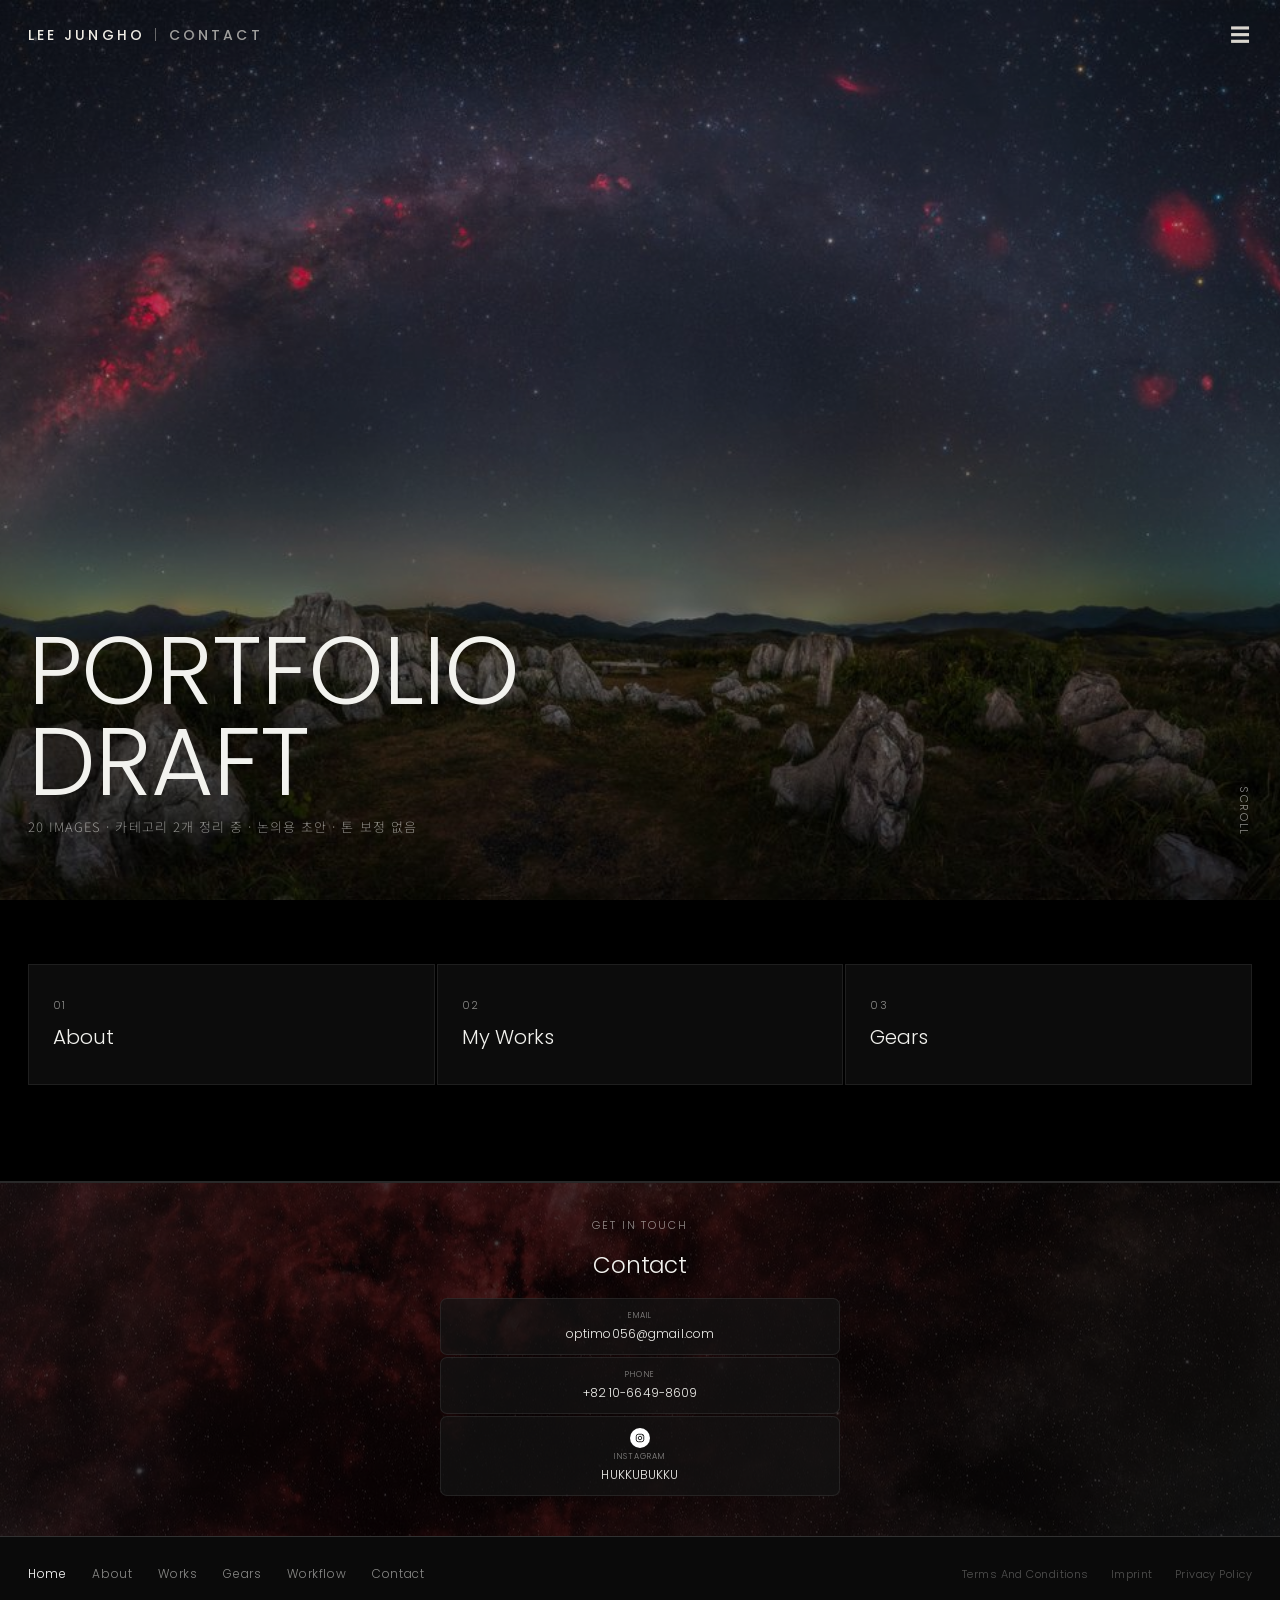
<file: index.html>
<!DOCTYPE html>
<html lang="ko">
<head>
<meta charset="UTF-8">
<meta name="viewport" content="width=device-width, initial-scale=1.0">
<title>Lee Jungho — Portfolio Draft</title>
<link rel="preconnect" href="https://fonts.googleapis.com">
<link rel="preconnect" href="https://fonts.gstatic.com" crossorigin>
<link href="https://fonts.googleapis.com/css2?family=Poppins:wght@300;400;500;600&family=Noto+Sans+KR:wght@300;400;500&display=swap" rel="stylesheet">
<link rel="stylesheet" href="styles.css">
</head>
<body data-page="home">
<script>document.documentElement.classList.add('js-enter');setTimeout(function(){document.documentElement.classList.add('rv-all');},2500);</script>

<header class="topbar">
  <div class="wordmark"><a href="index.html">LEE JUNGHO</a> <span class="sep">|</span> <a href="contact.html" class="contact-link">CONTACT</a></div>
  <button class="menu-btn" id="menuBtn" aria-label="menu">☰</button>
</header>

<nav class="nav-overlay" id="navOverlay">
  <button class="nav-close" id="navClose" aria-label="close menu">&times;</button>
  <a href="index.html" class="eng">HOME</a>
  <a href="about.html" class="eng">ABOUT</a>
  <a href="works.html" class="eng">MY WORKS</a>
  <a href="gears.html" class="eng">GEARS</a>
  <a href="workflow.html" class="eng">WORKFLOW</a>
  <a href="contact.html" class="eng">CONTACT</a>
</nav>

<section class="hero" id="home">
  <img src="images/hero-arch.jpg" srcset="images/hero-arch-1280.jpg 1280w, images/hero-arch.jpg 2560w" sizes="100vw" alt="아키요시다이 카르스트 위 은하수 아치와 Hα 성운">
  <div class="hero-text" data-rv>
    <h1 class="eng">PORTFOLIO<br>DRAFT</h1>
    <p>20 IMAGES · 카테고리 2개 정리 중 · 논의용 초안 · 톤 보정 없음</p>
  </div>
  <div class="scroll-hint eng" data-rv data-rv-delay="220">SCROLL</div>
</section>

<nav class="home-links" data-rv>
  <a class="home-link-card" href="about.html">
    <span class="hl-index eng">01</span>
    <span class="hl-title eng">About</span>
  </a>
  <a class="home-link-card" href="works.html">
    <span class="hl-index eng">02</span>
    <span class="hl-title eng">My Works</span>
  </a>
  <a class="home-link-card" href="gears.html">
    <span class="hl-index eng">03</span>
    <span class="hl-title eng">Gears</span>
  </a>
</nav>
<section class="contact" id="contact-block">
  <div class="contact-bg" style="background-image:url('images/09.jpg');"></div>
  <div class="contact-content" data-rv>
    <div class="eyebrow eng">GET IN TOUCH</div>
    <h2>Contact</h2>
    <div class="contact-grid">
      <a class="contact-card" href="mailto:optimo056@gmail.com">
        <span class="c-label eng">EMAIL</span>
        <span class="c-value">optimo056@gmail.com</span>
      </a>
      <a class="contact-card" href="tel:+821066498609">
        <span class="c-label eng">PHONE</span>
        <span class="c-value">+82 10-6649-8609</span>
      </a>
      <a class="contact-card" href="https://www.instagram.com/hukku_bukku/" target="_blank" rel="noopener">
        <span class="c-icon">
          <svg viewBox="0 0 24 24" fill="none" stroke="currentColor" stroke-width="2">
            <rect x="3" y="3" width="18" height="18" rx="5"/>
            <circle cx="12" cy="12" r="4.2"/>
            <circle cx="17.4" cy="6.6" r="1.1" fill="currentColor" stroke="none"/>
          </svg>
        </span>
        <span class="c-label eng">INSTAGRAM</span>
        <span class="c-value eng">HUKKUBUKKU</span>
      </a>
    </div>
  </div>
</section>

<footer class="footer-bar">
  <nav class="footer-nav eng">
    <a href="index.html">Home</a>
    <a href="about.html">About</a>
    <a href="works.html">Works</a>
    <a href="gears.html">Gears</a>
    <a href="workflow.html">Workflow</a>
    <a href="contact.html">Contact</a>
  </nav>
  <div class="footer-legal eng">
    <a href="#">Terms And Conditions</a>
    <a href="#">Imprint</a>
    <a href="#">Privacy Policy</a>
  </div>
</footer>

<script src="script.js"></script>
</body>
</html>
</file>
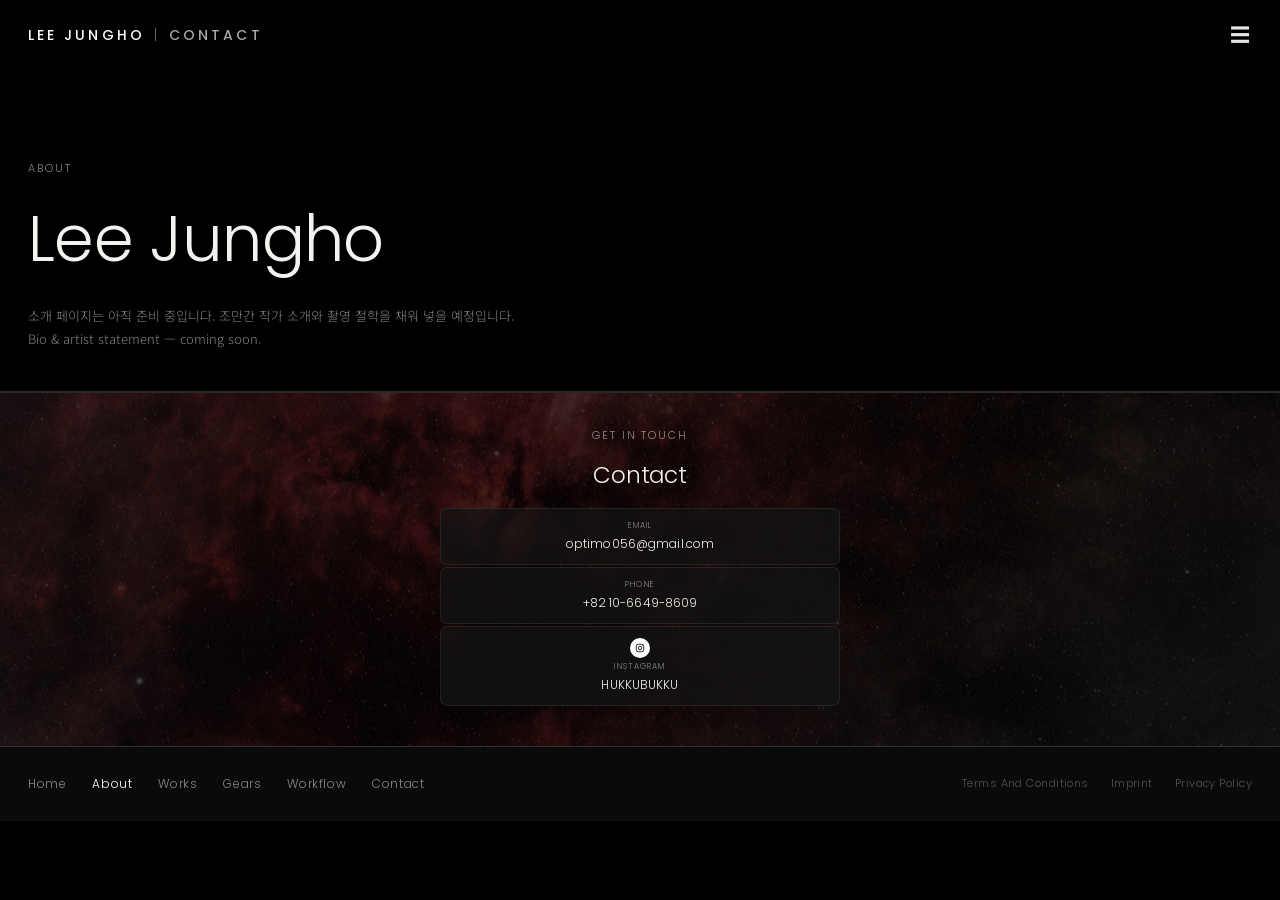
<file: about.html>
<!DOCTYPE html>
<html lang="ko">
<head>
<meta charset="UTF-8">
<meta name="viewport" content="width=device-width, initial-scale=1.0">
<title>Lee Jungho — About</title>
<link rel="preconnect" href="https://fonts.googleapis.com">
<link rel="preconnect" href="https://fonts.gstatic.com" crossorigin>
<link href="https://fonts.googleapis.com/css2?family=Poppins:wght@300;400;500;600&family=Noto+Sans+KR:wght@300;400;500&display=swap" rel="stylesheet">
<link rel="stylesheet" href="styles.css">
</head>
<body data-page="about">
<script>document.documentElement.classList.add('js-enter');setTimeout(function(){document.documentElement.classList.add('rv-all');},2500);</script>

<header class="topbar">
  <div class="wordmark"><a href="index.html">LEE JUNGHO</a> <span class="sep">|</span> <a href="contact.html" class="contact-link">CONTACT</a></div>
  <button class="menu-btn" id="menuBtn" aria-label="menu">☰</button>
</header>

<nav class="nav-overlay" id="navOverlay">
  <button class="nav-close" id="navClose" aria-label="close menu">&times;</button>
  <a href="index.html" class="eng">HOME</a>
  <a href="about.html" class="eng">ABOUT</a>
  <a href="works.html" class="eng">MY WORKS</a>
  <a href="gears.html" class="eng">GEARS</a>
  <a href="workflow.html" class="eng">WORKFLOW</a>
  <a href="contact.html" class="eng">CONTACT</a>
</nav>

<section class="page-hero" data-rv>
  <div class="eyebrow eng">ABOUT</div>
  <h1>Lee Jungho</h1>
  <p class="note">소개 페이지는 아직 준비 중입니다. 조만간 작가 소개와 촬영 철학을 채워 넣을 예정입니다.<br>Bio &amp; artist statement — coming soon.</p>
</section>
<section class="contact" id="contact-block">
  <div class="contact-bg" style="background-image:url('images/09.jpg');"></div>
  <div class="contact-content" data-rv>
    <div class="eyebrow eng">GET IN TOUCH</div>
    <h2>Contact</h2>
    <div class="contact-grid">
      <a class="contact-card" href="mailto:optimo056@gmail.com">
        <span class="c-label eng">EMAIL</span>
        <span class="c-value">optimo056@gmail.com</span>
      </a>
      <a class="contact-card" href="tel:+821066498609">
        <span class="c-label eng">PHONE</span>
        <span class="c-value">+82 10-6649-8609</span>
      </a>
      <a class="contact-card" href="https://www.instagram.com/hukku_bukku/" target="_blank" rel="noopener">
        <span class="c-icon">
          <svg viewBox="0 0 24 24" fill="none" stroke="currentColor" stroke-width="2">
            <rect x="3" y="3" width="18" height="18" rx="5"/>
            <circle cx="12" cy="12" r="4.2"/>
            <circle cx="17.4" cy="6.6" r="1.1" fill="currentColor" stroke="none"/>
          </svg>
        </span>
        <span class="c-label eng">INSTAGRAM</span>
        <span class="c-value eng">HUKKUBUKKU</span>
      </a>
    </div>
  </div>
</section>

<footer class="footer-bar">
  <nav class="footer-nav eng">
    <a href="index.html">Home</a>
    <a href="about.html">About</a>
    <a href="works.html">Works</a>
    <a href="gears.html">Gears</a>
    <a href="workflow.html">Workflow</a>
    <a href="contact.html">Contact</a>
  </nav>
  <div class="footer-legal eng">
    <a href="#">Terms And Conditions</a>
    <a href="#">Imprint</a>
    <a href="#">Privacy Policy</a>
  </div>
</footer>

<script src="script.js"></script>
</body>
</html>
</file>
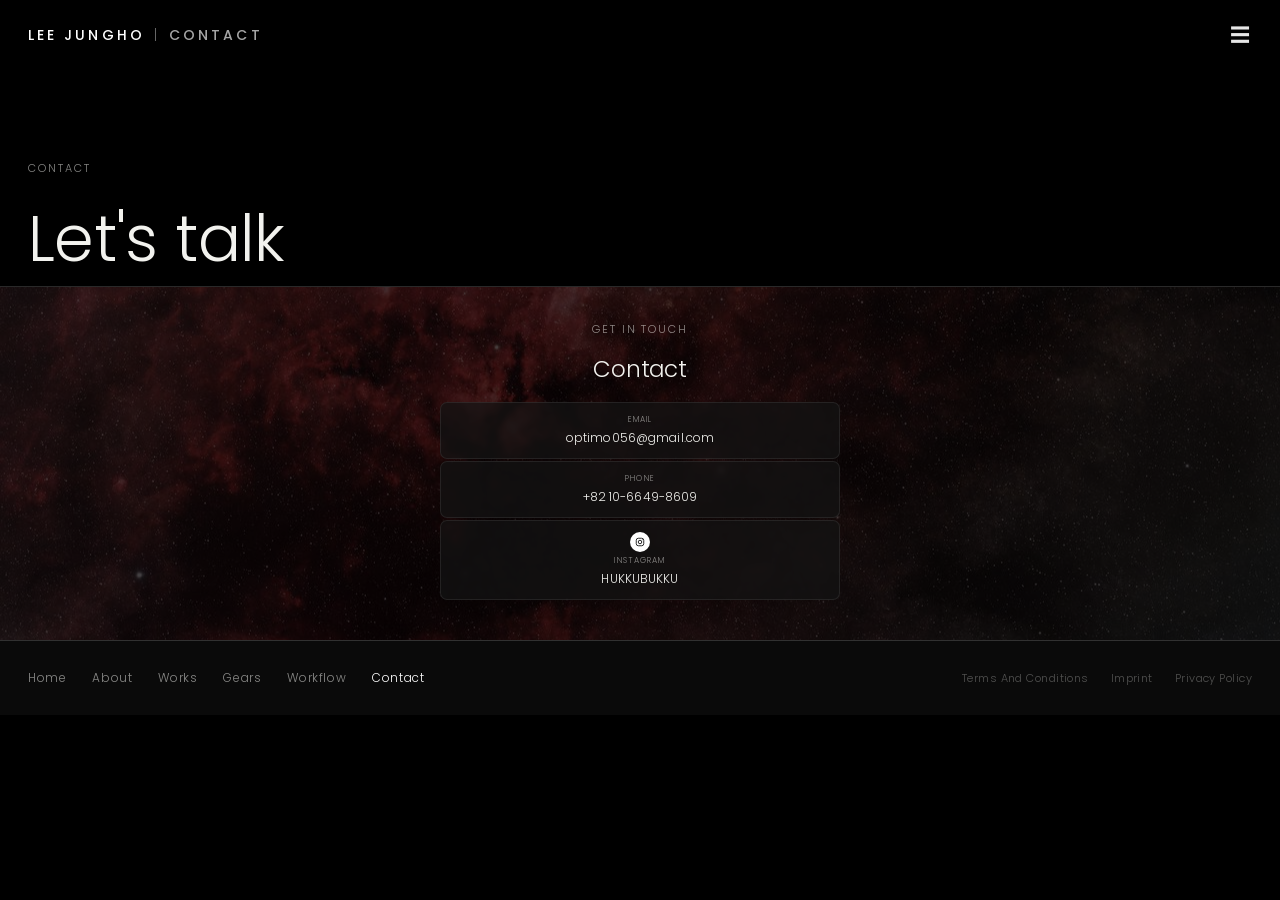
<file: contact.html>
<!DOCTYPE html>
<html lang="ko">
<head>
<meta charset="UTF-8">
<meta name="viewport" content="width=device-width, initial-scale=1.0">
<title>Lee Jungho — Contact</title>
<link rel="preconnect" href="https://fonts.googleapis.com">
<link rel="preconnect" href="https://fonts.gstatic.com" crossorigin>
<link href="https://fonts.googleapis.com/css2?family=Poppins:wght@300;400;500;600&family=Noto+Sans+KR:wght@300;400;500&display=swap" rel="stylesheet">
<link rel="stylesheet" href="styles.css">
</head>
<body data-page="contact">
<script>document.documentElement.classList.add('js-enter');setTimeout(function(){document.documentElement.classList.add('rv-all');},2500);</script>

<header class="topbar">
  <div class="wordmark"><a href="index.html">LEE JUNGHO</a> <span class="sep">|</span> <a href="contact.html" class="contact-link">CONTACT</a></div>
  <button class="menu-btn" id="menuBtn" aria-label="menu">☰</button>
</header>

<nav class="nav-overlay" id="navOverlay">
  <button class="nav-close" id="navClose" aria-label="close menu">&times;</button>
  <a href="index.html" class="eng">HOME</a>
  <a href="about.html" class="eng">ABOUT</a>
  <a href="works.html" class="eng">MY WORKS</a>
  <a href="gears.html" class="eng">GEARS</a>
  <a href="workflow.html" class="eng">WORKFLOW</a>
  <a href="contact.html" class="eng">CONTACT</a>
</nav>

<section class="page-hero" data-rv style="border-bottom:none; padding-bottom:0;">
  <div class="eyebrow eng">CONTACT</div>
  <h1>Let's talk</h1>
</section>
<section class="contact" id="contact-block">
  <div class="contact-bg" style="background-image:url('images/09.jpg');"></div>
  <div class="contact-content" data-rv>
    <div class="eyebrow eng">GET IN TOUCH</div>
    <h2>Contact</h2>
    <div class="contact-grid">
      <a class="contact-card" href="mailto:optimo056@gmail.com">
        <span class="c-label eng">EMAIL</span>
        <span class="c-value">optimo056@gmail.com</span>
      </a>
      <a class="contact-card" href="tel:+821066498609">
        <span class="c-label eng">PHONE</span>
        <span class="c-value">+82 10-6649-8609</span>
      </a>
      <a class="contact-card" href="https://www.instagram.com/hukku_bukku/" target="_blank" rel="noopener">
        <span class="c-icon">
          <svg viewBox="0 0 24 24" fill="none" stroke="currentColor" stroke-width="2">
            <rect x="3" y="3" width="18" height="18" rx="5"/>
            <circle cx="12" cy="12" r="4.2"/>
            <circle cx="17.4" cy="6.6" r="1.1" fill="currentColor" stroke="none"/>
          </svg>
        </span>
        <span class="c-label eng">INSTAGRAM</span>
        <span class="c-value eng">HUKKUBUKKU</span>
      </a>
    </div>
  </div>
</section>

<footer class="footer-bar">
  <nav class="footer-nav eng">
    <a href="index.html">Home</a>
    <a href="about.html">About</a>
    <a href="works.html">Works</a>
    <a href="gears.html">Gears</a>
    <a href="workflow.html">Workflow</a>
    <a href="contact.html">Contact</a>
  </nav>
  <div class="footer-legal eng">
    <a href="#">Terms And Conditions</a>
    <a href="#">Imprint</a>
    <a href="#">Privacy Policy</a>
  </div>
</footer>

<script src="script.js"></script>
</body>
</html>
</file>
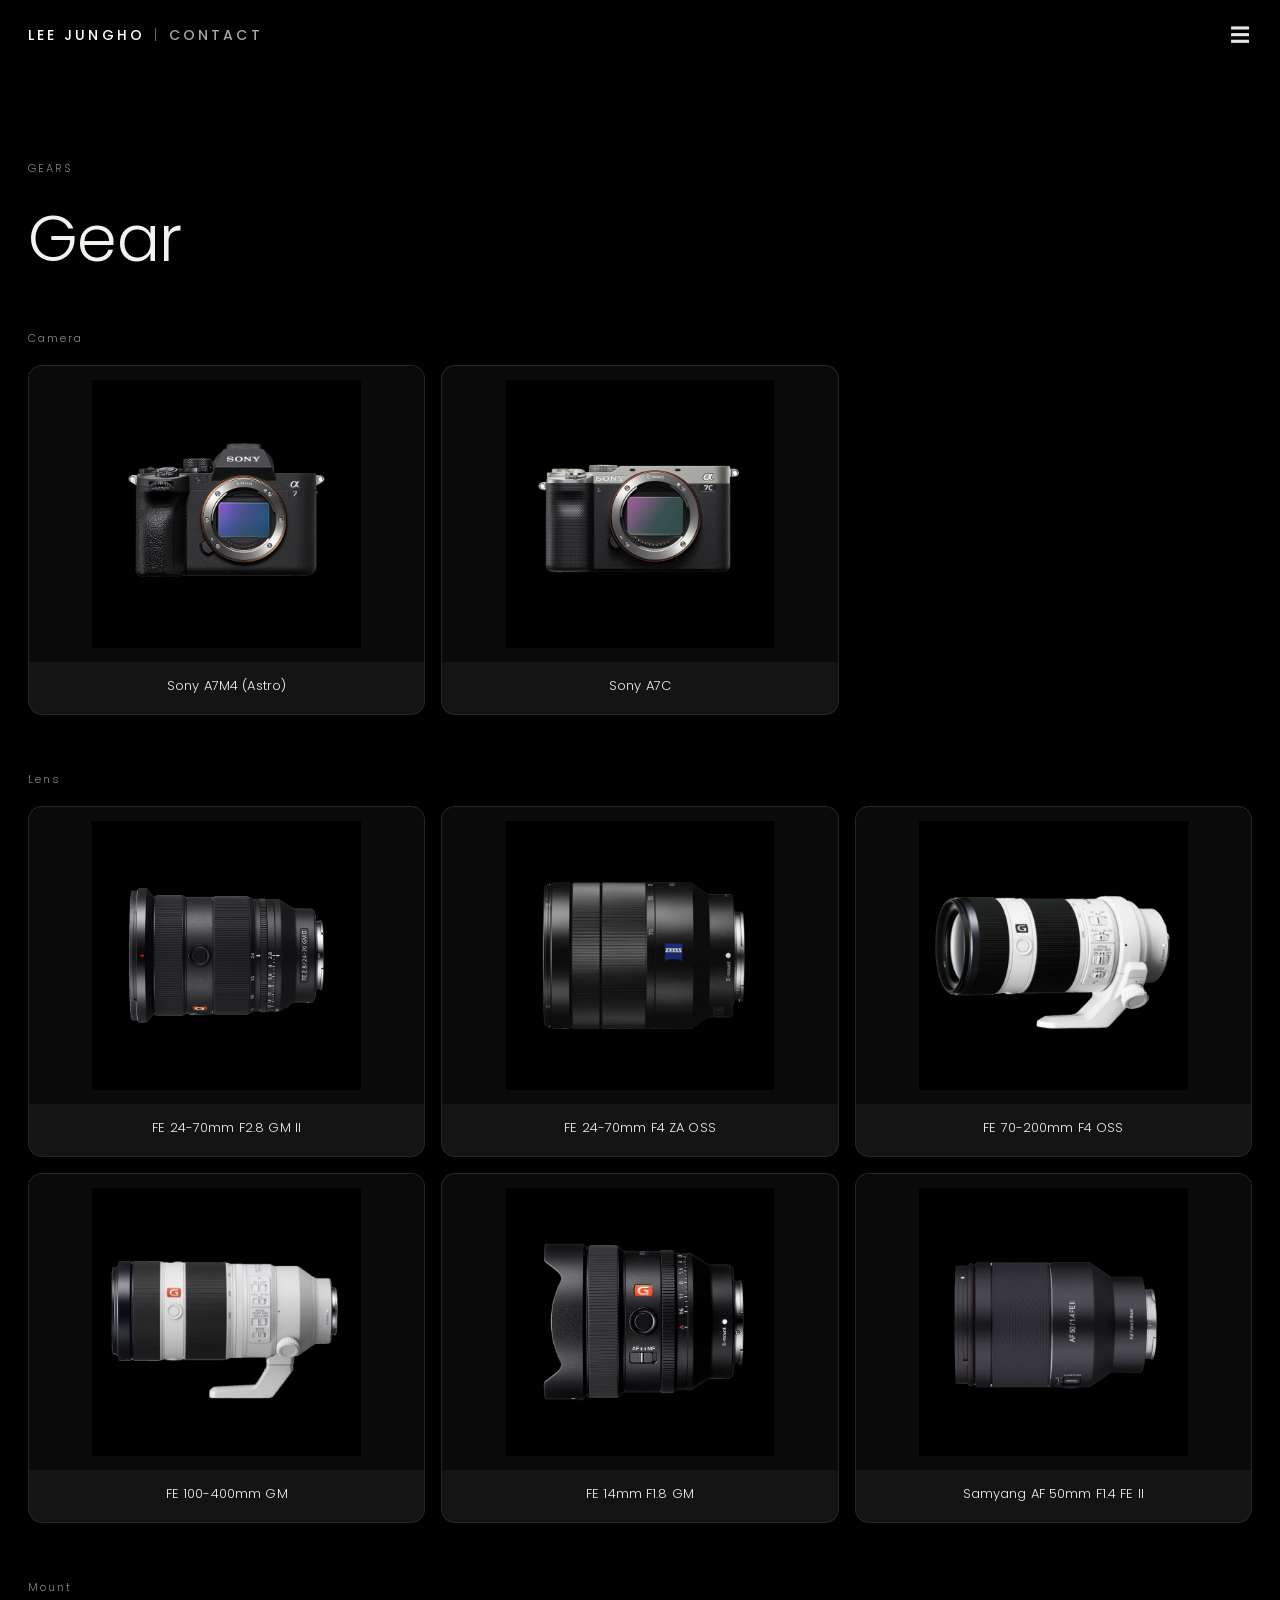
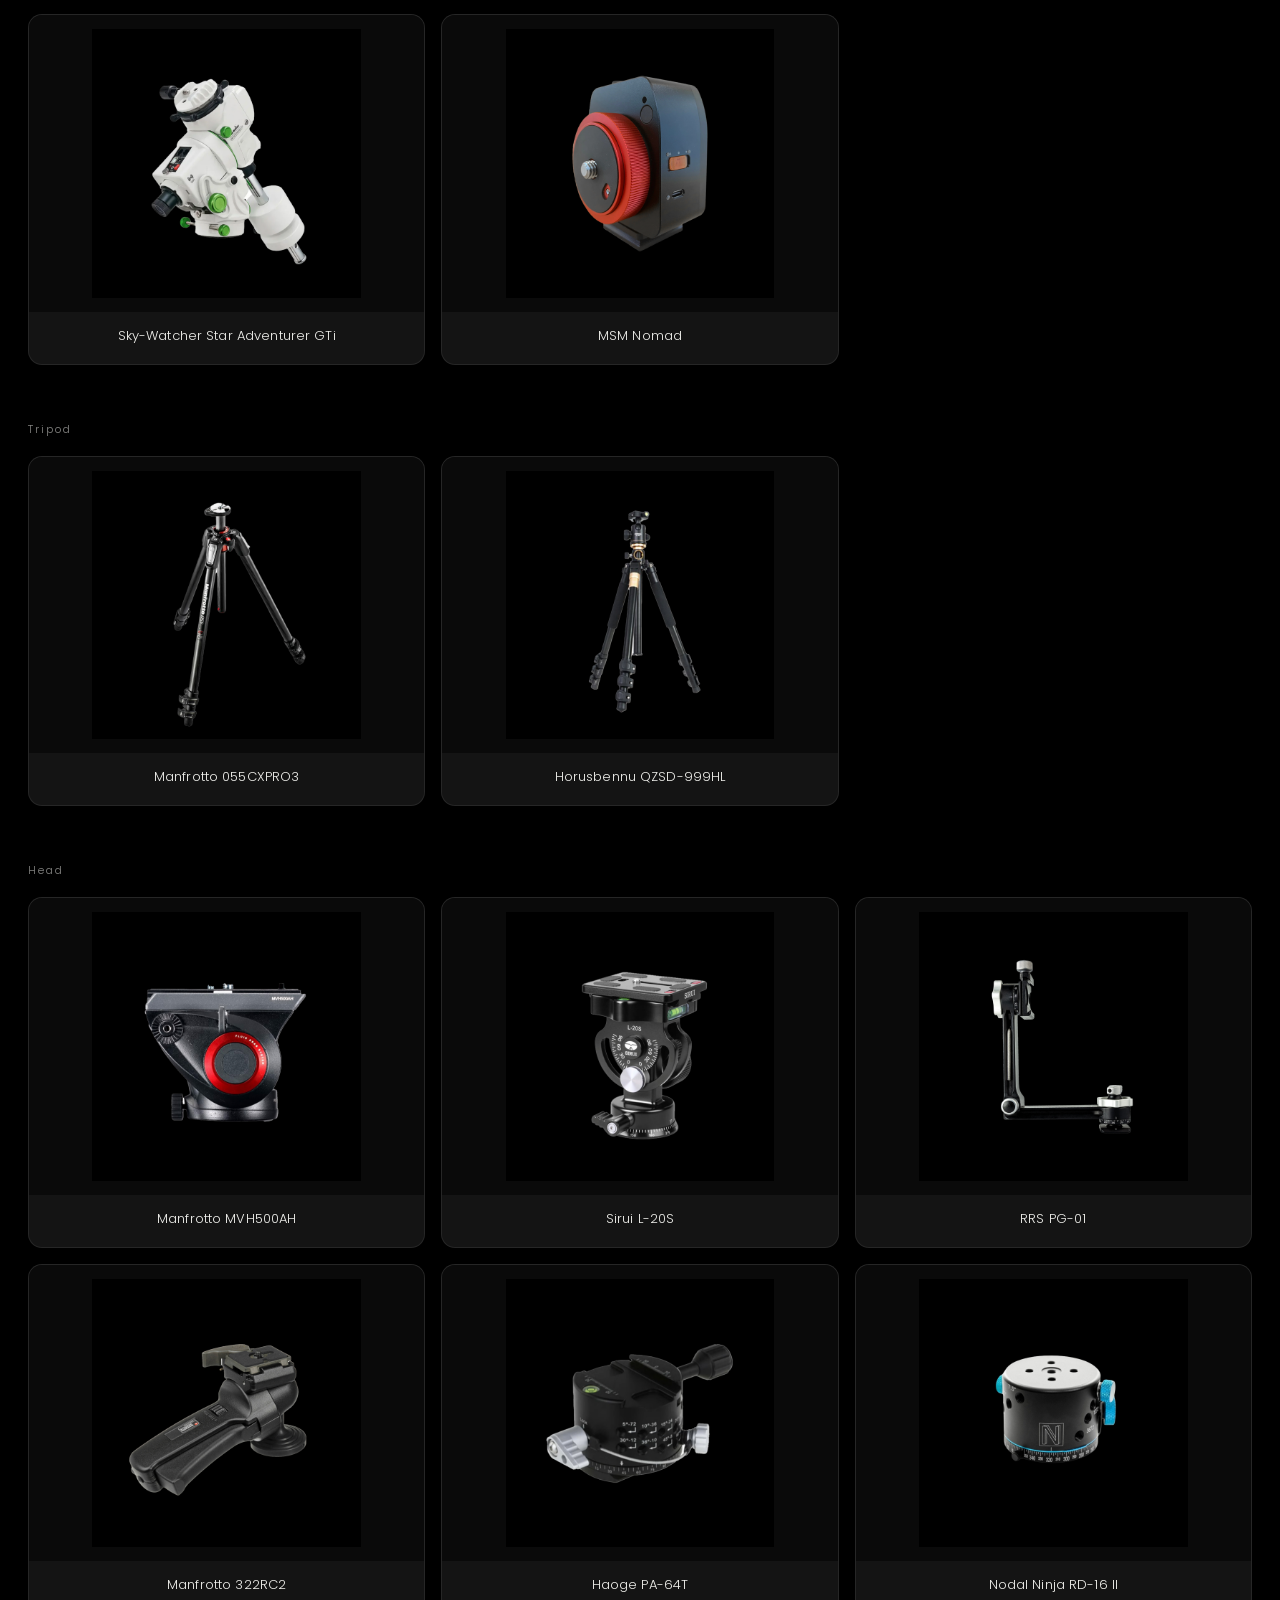
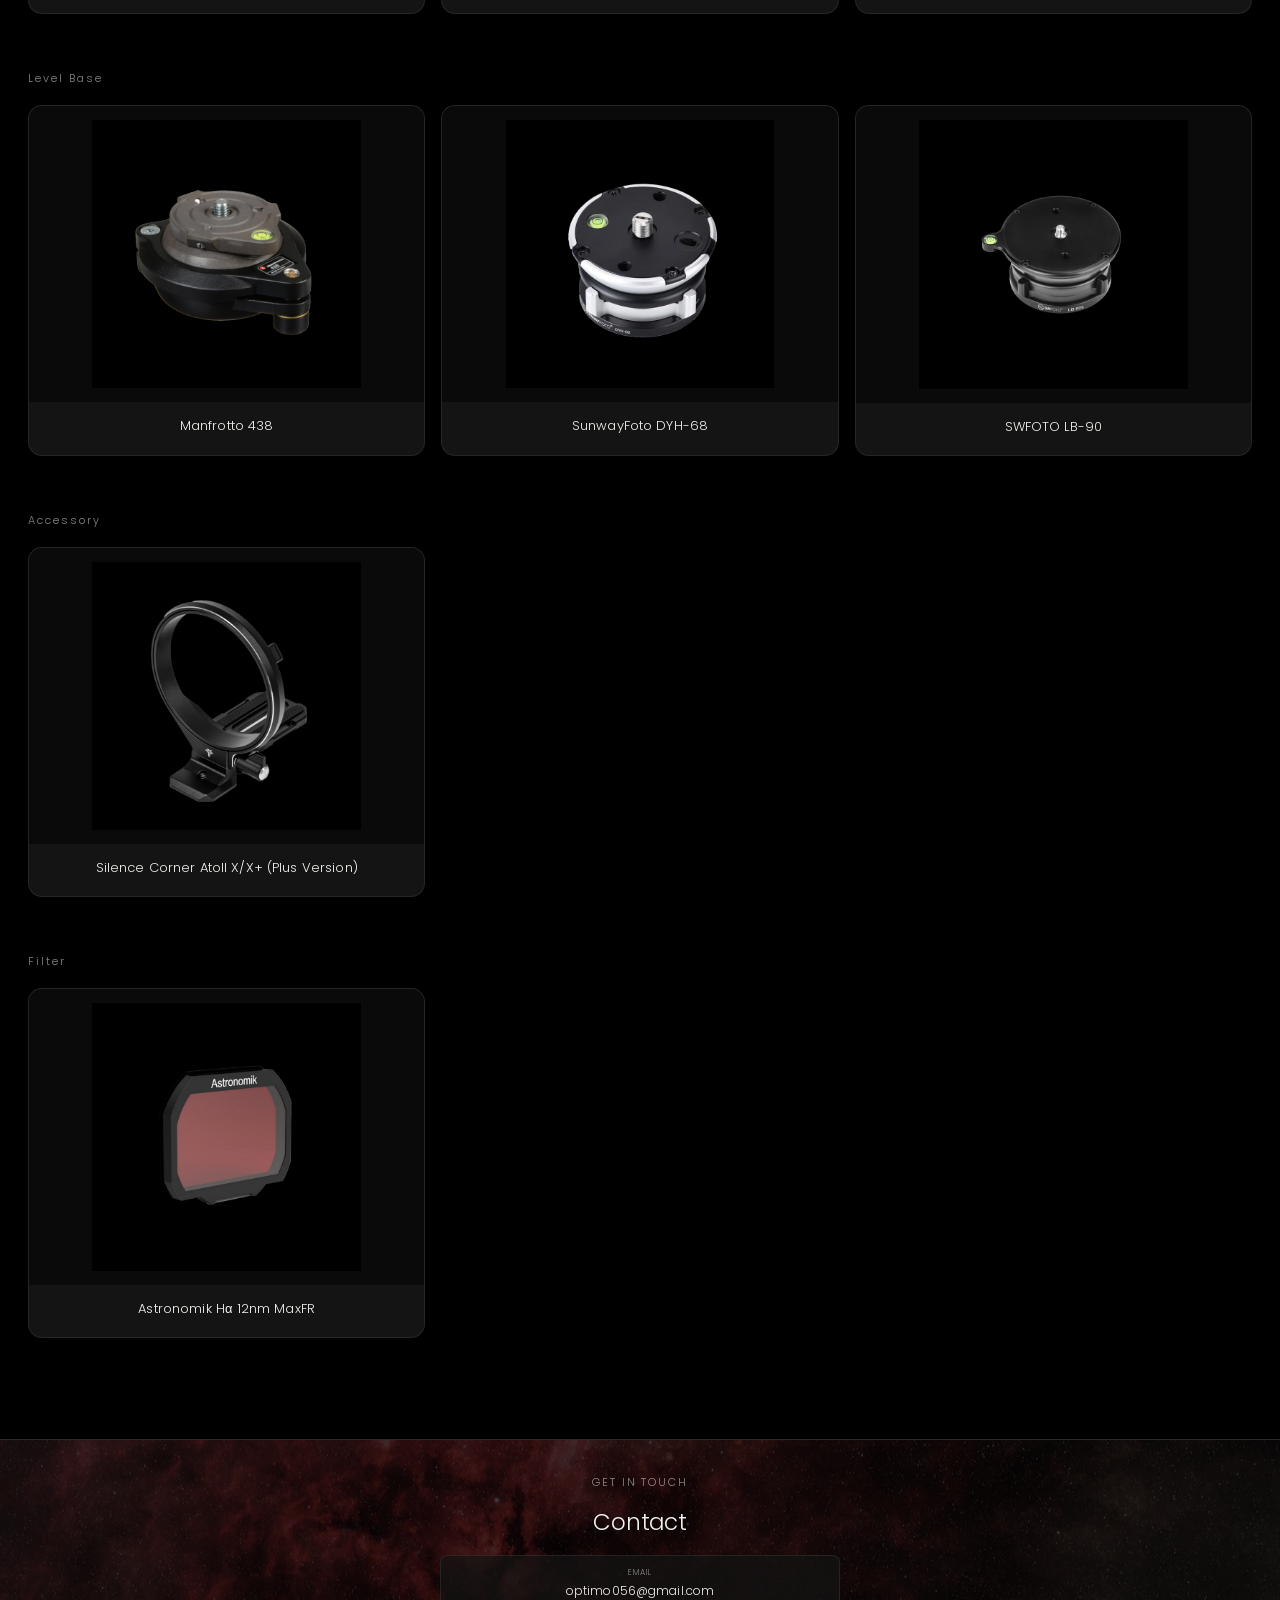
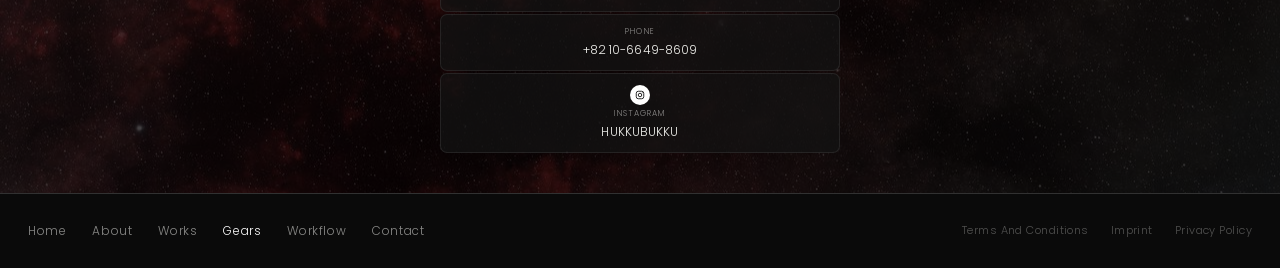
<file: gears.html>
<!DOCTYPE html>
<html lang="ko">
<head>
<meta charset="UTF-8">
<meta name="viewport" content="width=device-width, initial-scale=1.0">
<title>Lee Jungho — Gears</title>
<link rel="preconnect" href="https://fonts.googleapis.com">
<link rel="preconnect" href="https://fonts.gstatic.com" crossorigin>
<link href="https://fonts.googleapis.com/css2?family=Poppins:wght@300;400;500;600&family=Noto+Sans+KR:wght@300;400;500&display=swap" rel="stylesheet">
<link rel="stylesheet" href="styles.css">
</head>
<body data-page="gears">
<script>document.documentElement.classList.add('js-enter');setTimeout(function(){document.documentElement.classList.add('rv-all');},2500);</script>

<header class="topbar">
  <div class="wordmark"><a href="index.html">LEE JUNGHO</a> <span class="sep">|</span> <a href="contact.html" class="contact-link">CONTACT</a></div>
  <button class="menu-btn" id="menuBtn" aria-label="menu">☰</button>
</header>

<nav class="nav-overlay" id="navOverlay">
  <button class="nav-close" id="navClose" aria-label="close menu">&times;</button>
  <a href="index.html" class="eng">HOME</a>
  <a href="about.html" class="eng">ABOUT</a>
  <a href="works.html" class="eng">MY WORKS</a>
  <a href="gears.html" class="eng">GEARS</a>
  <a href="workflow.html" class="eng">WORKFLOW</a>
  <a href="contact.html" class="eng">CONTACT</a>
</nav>

<section class="page-hero" data-rv style="border-bottom:none; padding-bottom:0;">
  <div class="eyebrow eng">GEARS</div>
  <h1>Gear</h1>
</section>

<section class="gears-body">
  <div class="gears-block" data-rv>
    <div class="gears-label eng">Camera</div>
    <div class="gears-grid">
      <figure class="gear-card">
        <div class="gear-media">
          <img src="images/gear/sony-a7m4-astro.jpg" alt="Sony A7M4 (Astro)" onerror="this.style.display='none'">
          <div class="gear-placeholder eng">Sony A7M4 (Astro)</div>
        </div>
        <figcaption class="gear-name eng">Sony A7M4 (Astro)</figcaption>
      </figure>
      <figure class="gear-card">
        <div class="gear-media">
          <img src="images/gear/sony-a7c.jpg" alt="Sony A7C" onerror="this.style.display='none'">
          <div class="gear-placeholder eng">Sony A7C</div>
        </div>
        <figcaption class="gear-name eng">Sony A7C</figcaption>
      </figure>
    </div>
  </div>

  <div class="gears-block" data-rv>
    <div class="gears-label eng">Lens</div>
    <div class="gears-grid">
      <figure class="gear-card">
        <div class="gear-media">
          <img src="images/gear/fe-2470mm-f28-gm-ii.jpg" alt="FE 24-70mm F2.8 GM II" onerror="this.style.display='none'">
          <div class="gear-placeholder eng">FE 24-70mm F2.8 GM II</div>
        </div>
        <figcaption class="gear-name eng">FE 24-70mm F2.8 GM II</figcaption>
      </figure>
      <figure class="gear-card">
        <div class="gear-media">
          <img src="images/gear/fe-2470mm-f4-za-oss.jpg" alt="FE 24-70mm F4 ZA OSS" onerror="this.style.display='none'">
          <div class="gear-placeholder eng">FE 24-70mm F4 ZA OSS</div>
        </div>
        <figcaption class="gear-name eng">FE 24-70mm F4 ZA OSS</figcaption>
      </figure>
      <figure class="gear-card">
        <div class="gear-media">
          <img src="images/gear/fe-70200mm-f4-oss.jpg" alt="FE 70-200mm F4 OSS" onerror="this.style.display='none'">
          <div class="gear-placeholder eng">FE 70-200mm F4 OSS</div>
        </div>
        <figcaption class="gear-name eng">FE 70-200mm F4 OSS</figcaption>
      </figure>
      <figure class="gear-card">
        <div class="gear-media">
          <img src="images/gear/fe-100400mm-gm.jpg" alt="FE 100-400mm GM" onerror="this.style.display='none'">
          <div class="gear-placeholder eng">FE 100-400mm GM</div>
        </div>
        <figcaption class="gear-name eng">FE 100-400mm GM</figcaption>
      </figure>
      <figure class="gear-card">
        <div class="gear-media">
          <img src="images/gear/fe-14mm-f18-gm.jpg" alt="FE 14mm F1.8 GM" onerror="this.style.display='none'">
          <div class="gear-placeholder eng">FE 14mm F1.8 GM</div>
        </div>
        <figcaption class="gear-name eng">FE 14mm F1.8 GM</figcaption>
      </figure>
      <figure class="gear-card">
        <div class="gear-media">
          <img src="images/gear/samyang-af-50mm-f14-fe-ii.jpg" alt="Samyang AF 50mm F1.4 FE II" onerror="this.style.display='none'">
          <div class="gear-placeholder eng">Samyang AF 50mm F1.4 FE II</div>
        </div>
        <figcaption class="gear-name eng">Samyang AF 50mm F1.4 FE II</figcaption>
      </figure>
    </div>
  </div>

  <div class="gears-block" data-rv>
    <div class="gears-label eng">Mount</div>
    <div class="gears-grid">
      <figure class="gear-card">
        <div class="gear-media">
          <img src="images/gear/skywatcher-star-adventurer-gti.jpg" alt="Sky-Watcher Star Adventurer GTi" onerror="this.style.display='none'">
          <div class="gear-placeholder eng">Sky-Watcher Star Adventurer GTi</div>
        </div>
        <figcaption class="gear-name eng">Sky-Watcher Star Adventurer GTi</figcaption>
      </figure>
      <figure class="gear-card">
        <div class="gear-media">
          <img src="images/gear/msm-nomad.jpg" alt="MSM Nomad" onerror="this.style.display='none'">
          <div class="gear-placeholder eng">MSM Nomad</div>
        </div>
        <figcaption class="gear-name eng">MSM Nomad</figcaption>
      </figure>
    </div>
  </div>

  <div class="gears-block" data-rv>
    <div class="gears-label eng">Tripod</div>
    <div class="gears-grid">
      <figure class="gear-card">
        <div class="gear-media">
          <img src="images/gear/manfrotto-055cxpro3.jpg" alt="Manfrotto 055CXPRO3" onerror="this.style.display='none'">
          <div class="gear-placeholder eng">Manfrotto 055CXPRO3</div>
        </div>
        <figcaption class="gear-name eng">Manfrotto 055CXPRO3</figcaption>
      </figure>
      <figure class="gear-card">
        <div class="gear-media">
          <img src="images/gear/horusbennu-qzsd-999hl.jpg" alt="Horusbennu QZSD-999HL" onerror="this.style.display='none'">
          <div class="gear-placeholder eng">Horusbennu QZSD-999HL</div>
        </div>
        <figcaption class="gear-name eng">Horusbennu QZSD-999HL</figcaption>
      </figure>
    </div>
  </div>

  <div class="gears-block" data-rv>
    <div class="gears-label eng">Head</div>
    <div class="gears-grid">
      <figure class="gear-card">
        <div class="gear-media">
          <img src="images/gear/manfrotto-mvh500ah.jpg" alt="Manfrotto MVH500AH" onerror="this.style.display='none'">
          <div class="gear-placeholder eng">Manfrotto MVH500AH</div>
        </div>
        <figcaption class="gear-name eng">Manfrotto MVH500AH</figcaption>
      </figure>
      <figure class="gear-card">
        <div class="gear-media">
          <img src="images/gear/sirui-l-20s.jpg" alt="Sirui L-20S" onerror="this.style.display='none'">
          <div class="gear-placeholder eng">Sirui L-20S</div>
        </div>
        <figcaption class="gear-name eng">Sirui L-20S</figcaption>
      </figure>
      <figure class="gear-card">
        <div class="gear-media">
          <img src="images/gear/rrs-pg-01.jpg" alt="RRS PG-01" onerror="this.style.display='none'">
          <div class="gear-placeholder eng">RRS PG-01</div>
        </div>
        <figcaption class="gear-name eng">RRS PG-01</figcaption>
      </figure>
      <figure class="gear-card">
        <div class="gear-media">
          <img src="images/gear/manfrotto-322rc2.jpg" alt="Manfrotto 322RC2" onerror="this.style.display='none'">
          <div class="gear-placeholder eng">Manfrotto 322RC2</div>
        </div>
        <figcaption class="gear-name eng">Manfrotto 322RC2</figcaption>
      </figure>
      <figure class="gear-card">
        <div class="gear-media">
          <img src="images/gear/haoge-pa-64t.jpg" alt="Haoge PA-64T" onerror="this.style.display='none'">
          <div class="gear-placeholder eng">Haoge PA-64T</div>
        </div>
        <figcaption class="gear-name eng">Haoge PA-64T</figcaption>
      </figure>
      <figure class="gear-card">
        <div class="gear-media">
          <img src="images/gear/nodal-ninja-rd-16-ii.jpg" alt="Nodal Ninja RD-16 II" onerror="this.style.display='none'">
          <div class="gear-placeholder eng">Nodal Ninja RD-16 II</div>
        </div>
        <figcaption class="gear-name eng">Nodal Ninja RD-16 II</figcaption>
      </figure>
    </div>
  </div>

  <div class="gears-block" data-rv>
    <div class="gears-label eng">Level Base</div>
    <div class="gears-grid">
      <figure class="gear-card">
        <div class="gear-media">
          <img src="images/gear/manfrotto-438.jpg" alt="Manfrotto 438" onerror="this.style.display='none'">
          <div class="gear-placeholder eng">Manfrotto 438</div>
        </div>
        <figcaption class="gear-name eng">Manfrotto 438</figcaption>
      </figure>
      <figure class="gear-card">
        <div class="gear-media">
          <img src="images/gear/sunwayfoto-dyh-68.jpg" alt="SunwayFoto DYH-68" onerror="this.style.display='none'">
          <div class="gear-placeholder eng">SunwayFoto DYH-68</div>
        </div>
        <figcaption class="gear-name eng">SunwayFoto DYH-68</figcaption>
      </figure>
      <figure class="gear-card">
        <div class="gear-media">
          <img src="images/gear/swfoto-lb-90.jpg" alt="SWFOTO LB-90" onerror="this.style.display='none'">
          <div class="gear-placeholder eng">SWFOTO LB-90</div>
        </div>
        <figcaption class="gear-name eng">SWFOTO LB-90</figcaption>
      </figure>
    </div>
  </div>

  <div class="gears-block" data-rv>
    <div class="gears-label eng">Accessory</div>
    <div class="gears-grid">
      <figure class="gear-card">
        <div class="gear-media">
          <img src="images/gear/silence-corner-atoll-x-xplus.jpg" alt="Silence Corner Atoll X/X+ (Plus Version)" onerror="this.style.display='none'">
          <div class="gear-placeholder eng">Silence Corner Atoll X/X+ (Plus Version)</div>
        </div>
        <figcaption class="gear-name eng">Silence Corner Atoll X/X+ (Plus Version)</figcaption>
      </figure>
    </div>
  </div>

  <div class="gears-block" data-rv>
    <div class="gears-label eng">Filter</div>
    <div class="gears-grid">
      <figure class="gear-card">
        <div class="gear-media">
          <img src="images/gear/astronomik-ha-12nm-maxfr.jpg" alt="Astronomik Hα 12nm MaxFR" onerror="this.style.display='none'">
          <div class="gear-placeholder eng">Astronomik Hα 12nm MaxFR</div>
        </div>
        <figcaption class="gear-name eng">Astronomik Hα 12nm MaxFR</figcaption>
      </figure>
    </div>
  </div>
</section>
<section class="contact" id="contact-block">
  <div class="contact-bg" style="background-image:url('images/09.jpg');"></div>
  <div class="contact-content" data-rv>
    <div class="eyebrow eng">GET IN TOUCH</div>
    <h2>Contact</h2>
    <div class="contact-grid">
      <a class="contact-card" href="mailto:optimo056@gmail.com">
        <span class="c-label eng">EMAIL</span>
        <span class="c-value">optimo056@gmail.com</span>
      </a>
      <a class="contact-card" href="tel:+821066498609">
        <span class="c-label eng">PHONE</span>
        <span class="c-value">+82 10-6649-8609</span>
      </a>
      <a class="contact-card" href="https://www.instagram.com/hukku_bukku/" target="_blank" rel="noopener">
        <span class="c-icon">
          <svg viewBox="0 0 24 24" fill="none" stroke="currentColor" stroke-width="2">
            <rect x="3" y="3" width="18" height="18" rx="5"/>
            <circle cx="12" cy="12" r="4.2"/>
            <circle cx="17.4" cy="6.6" r="1.1" fill="currentColor" stroke="none"/>
          </svg>
        </span>
        <span class="c-label eng">INSTAGRAM</span>
        <span class="c-value eng">HUKKUBUKKU</span>
      </a>
    </div>
  </div>
</section>

<footer class="footer-bar">
  <nav class="footer-nav eng">
    <a href="index.html">Home</a>
    <a href="about.html">About</a>
    <a href="works.html">Works</a>
    <a href="gears.html">Gears</a>
    <a href="workflow.html">Workflow</a>
    <a href="contact.html">Contact</a>
  </nav>
  <div class="footer-legal eng">
    <a href="#">Terms And Conditions</a>
    <a href="#">Imprint</a>
    <a href="#">Privacy Policy</a>
  </div>
</footer>

<script src="script.js"></script>
</body>
</html>
</file>
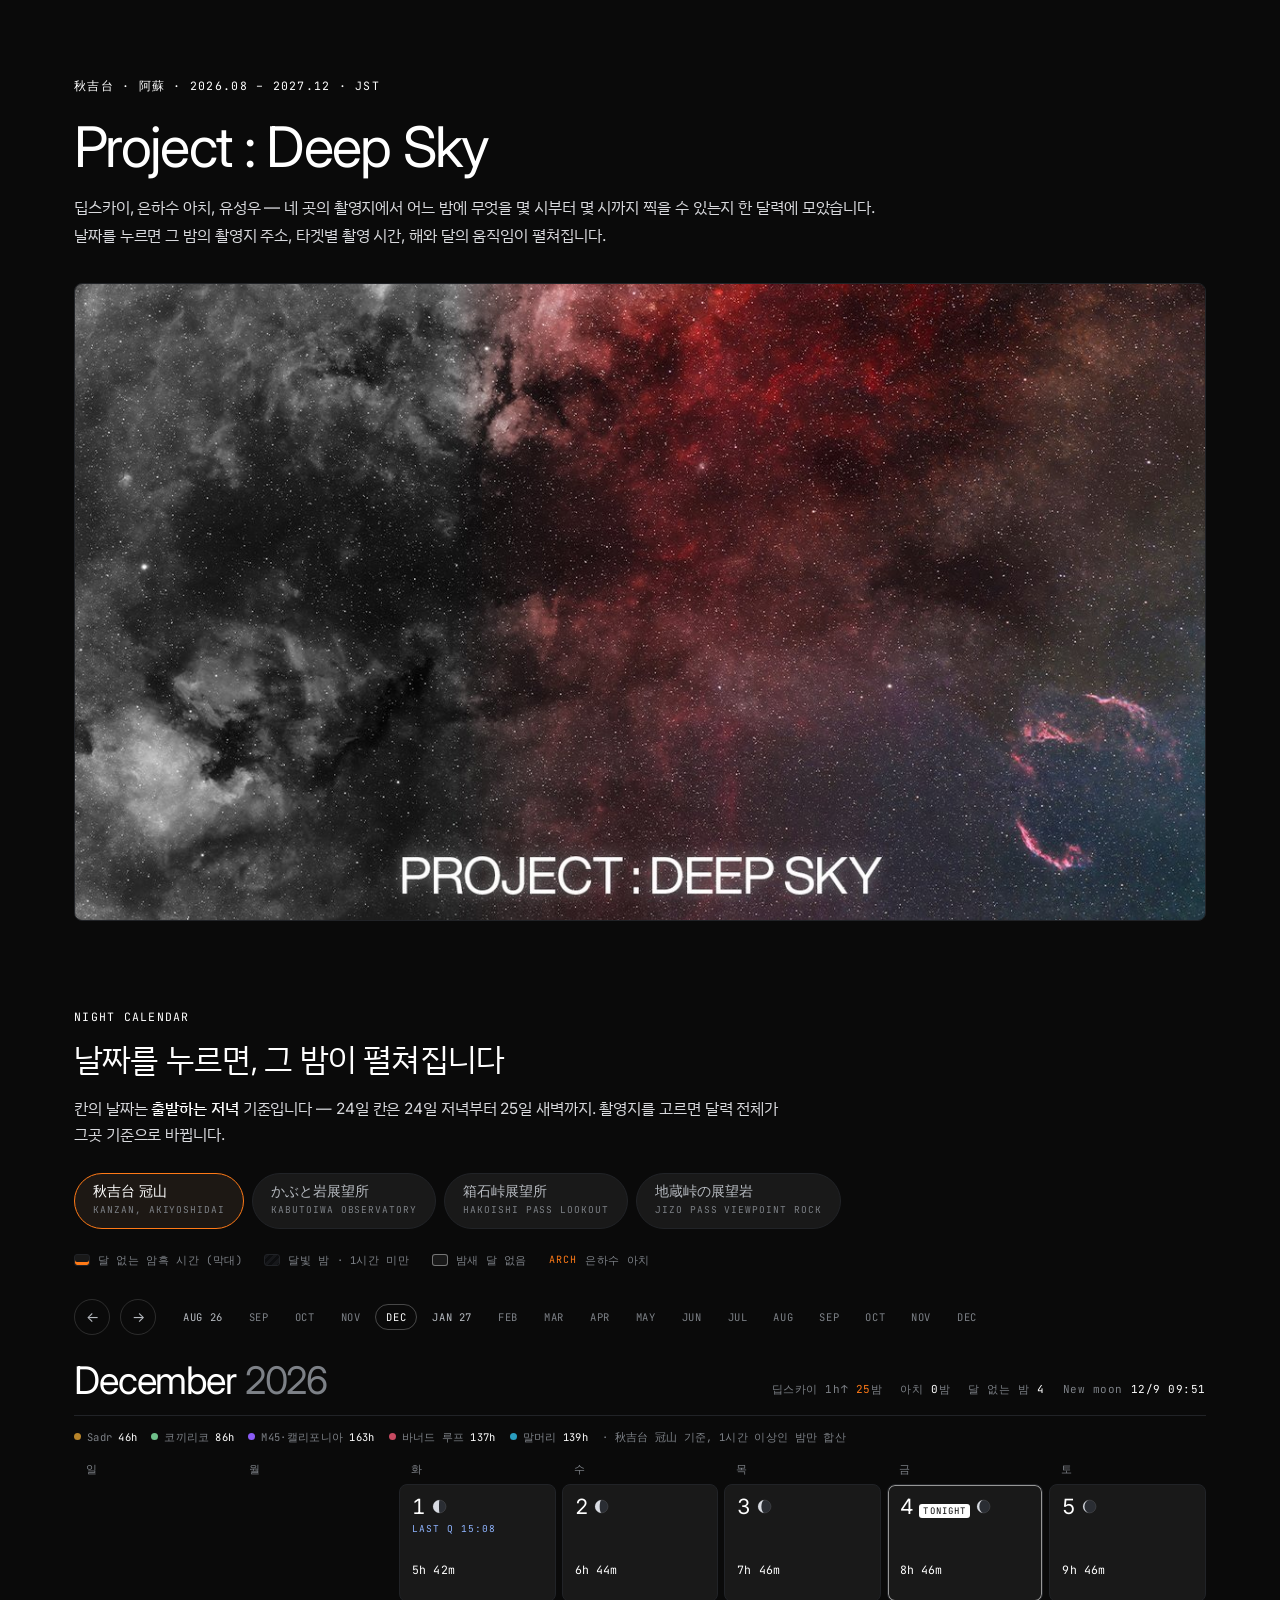
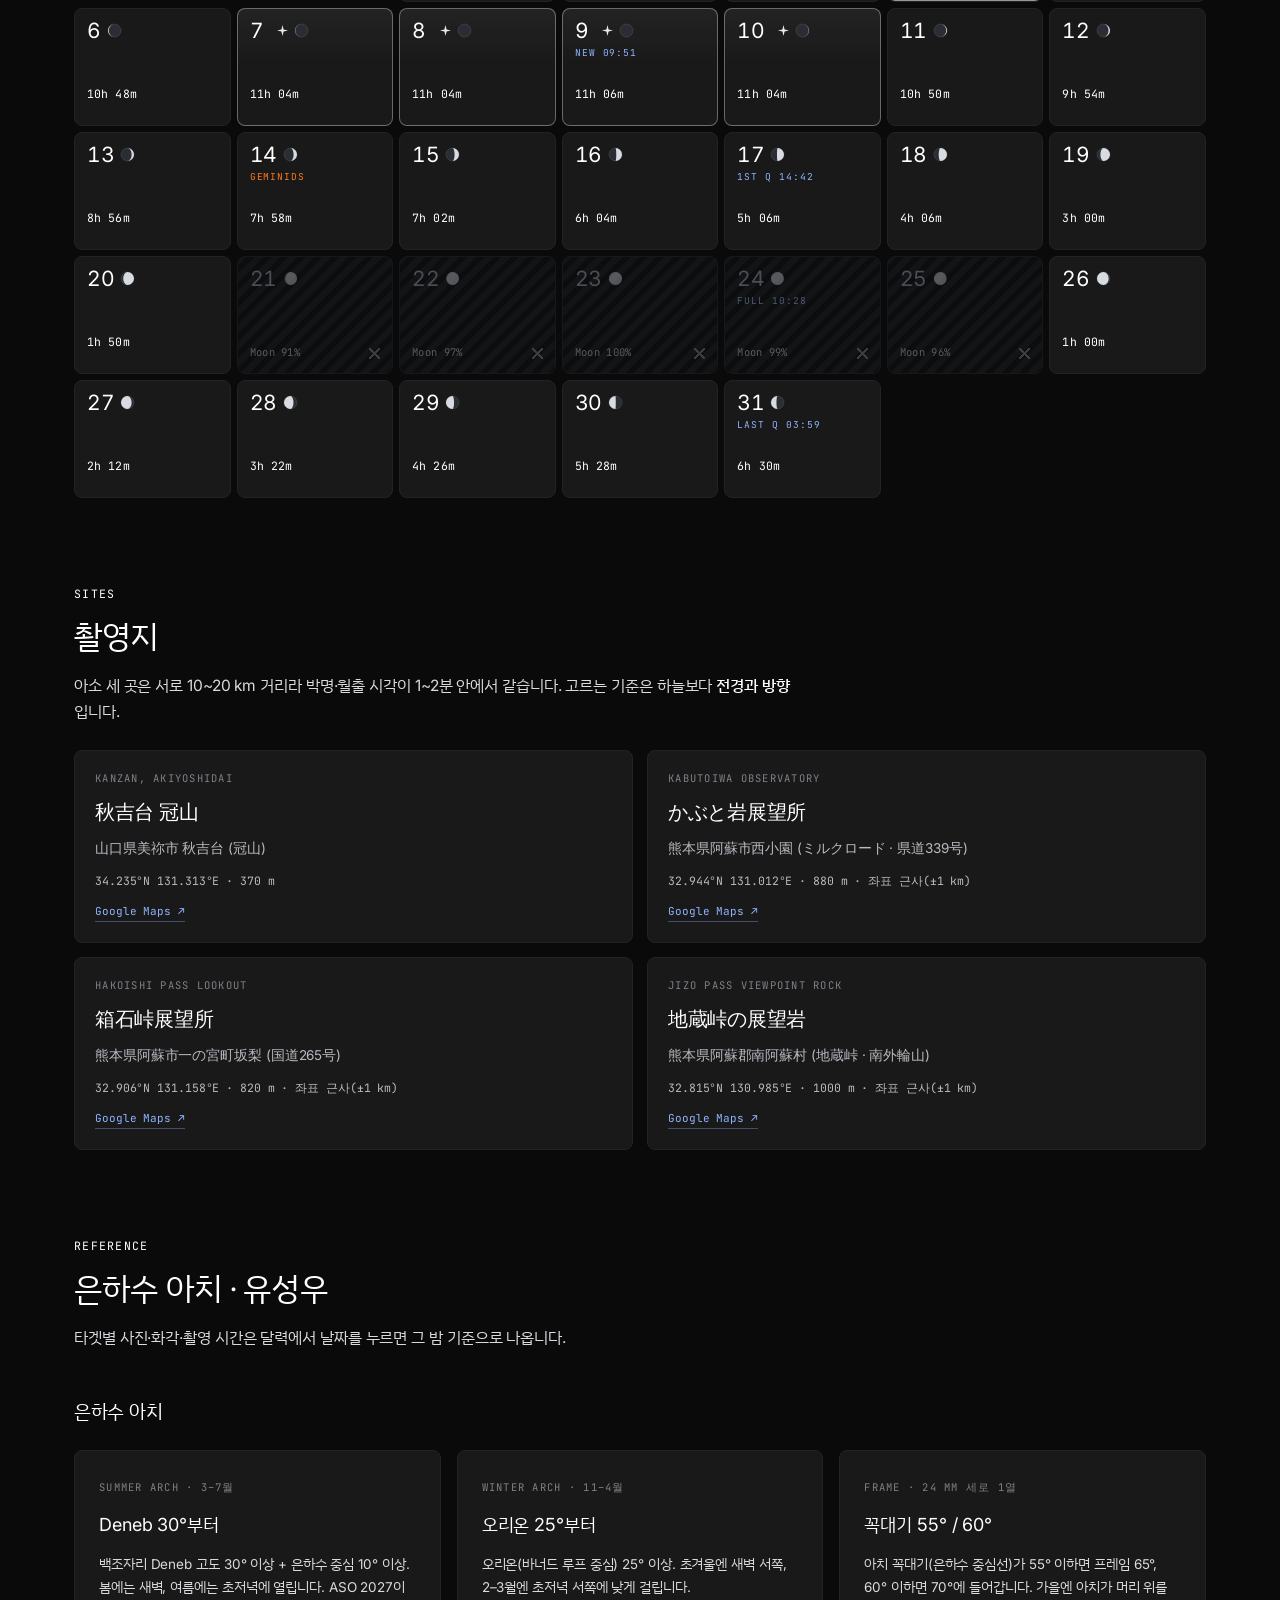
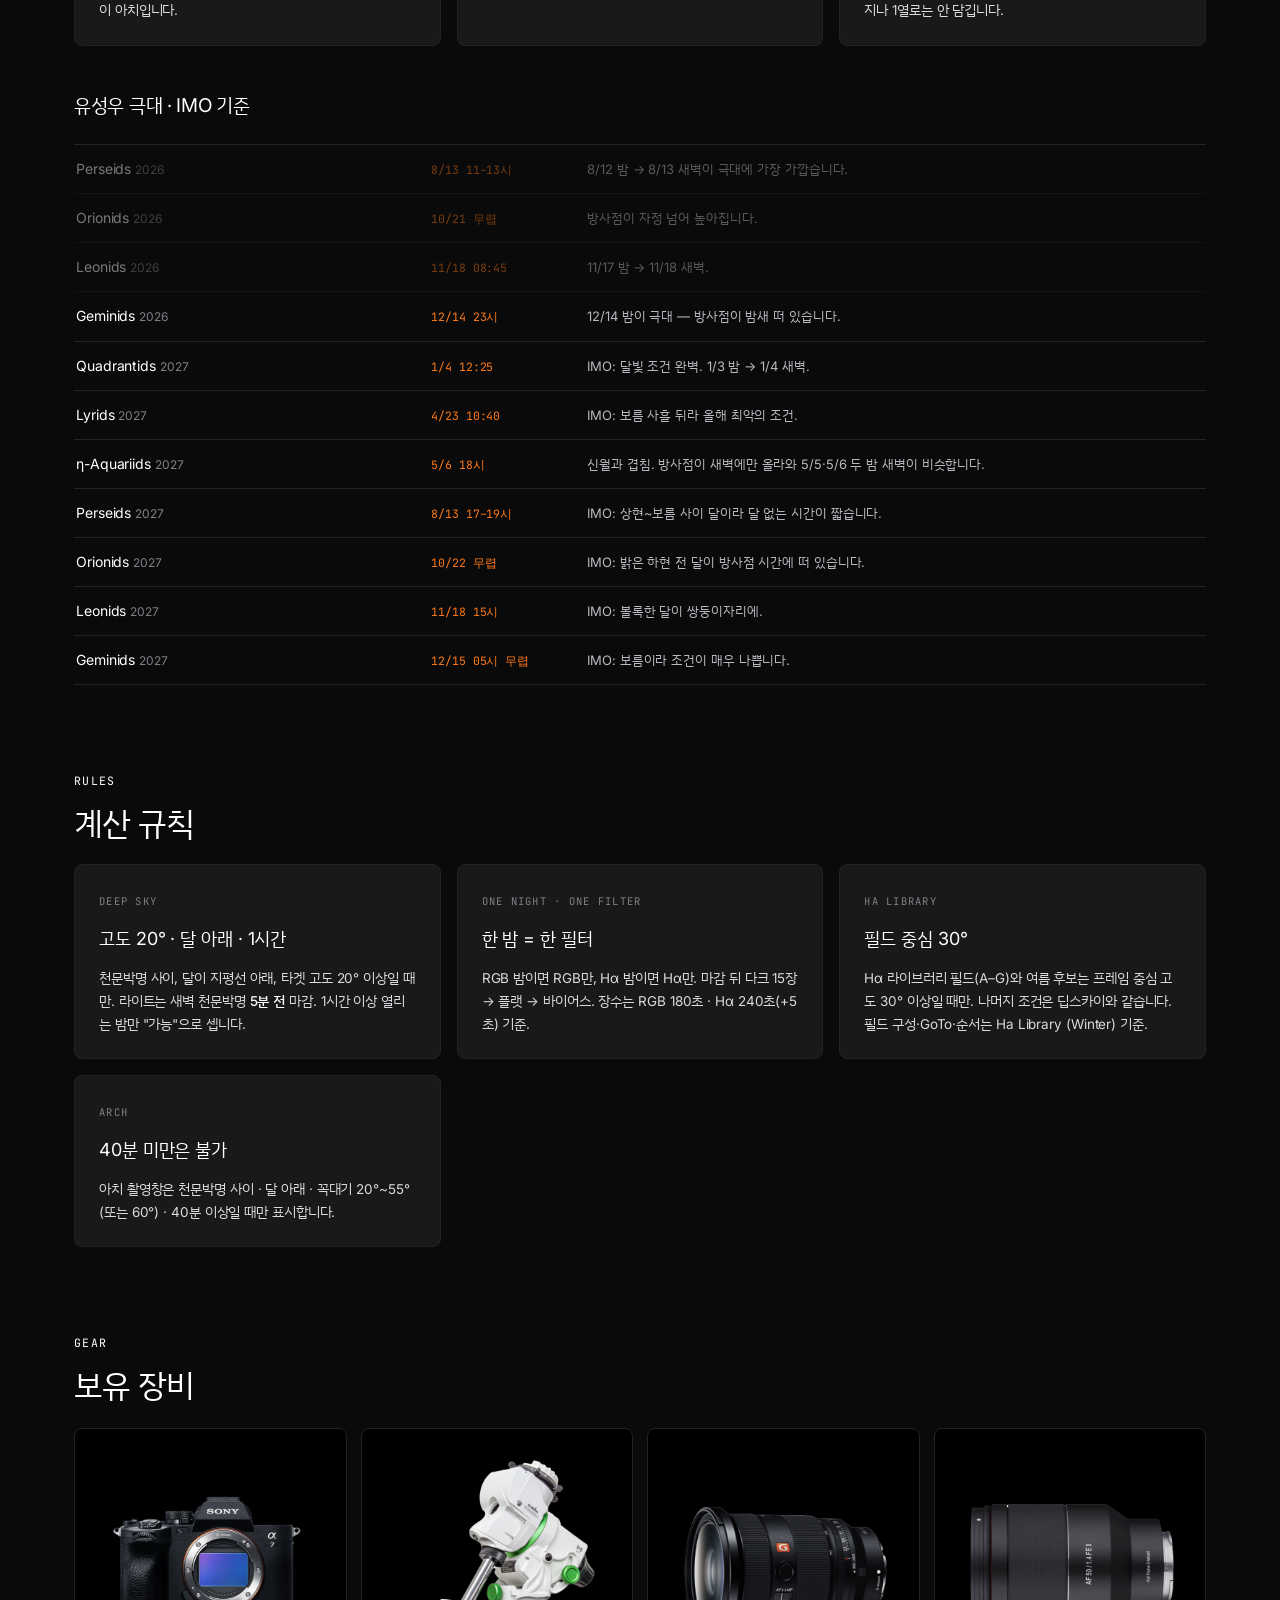
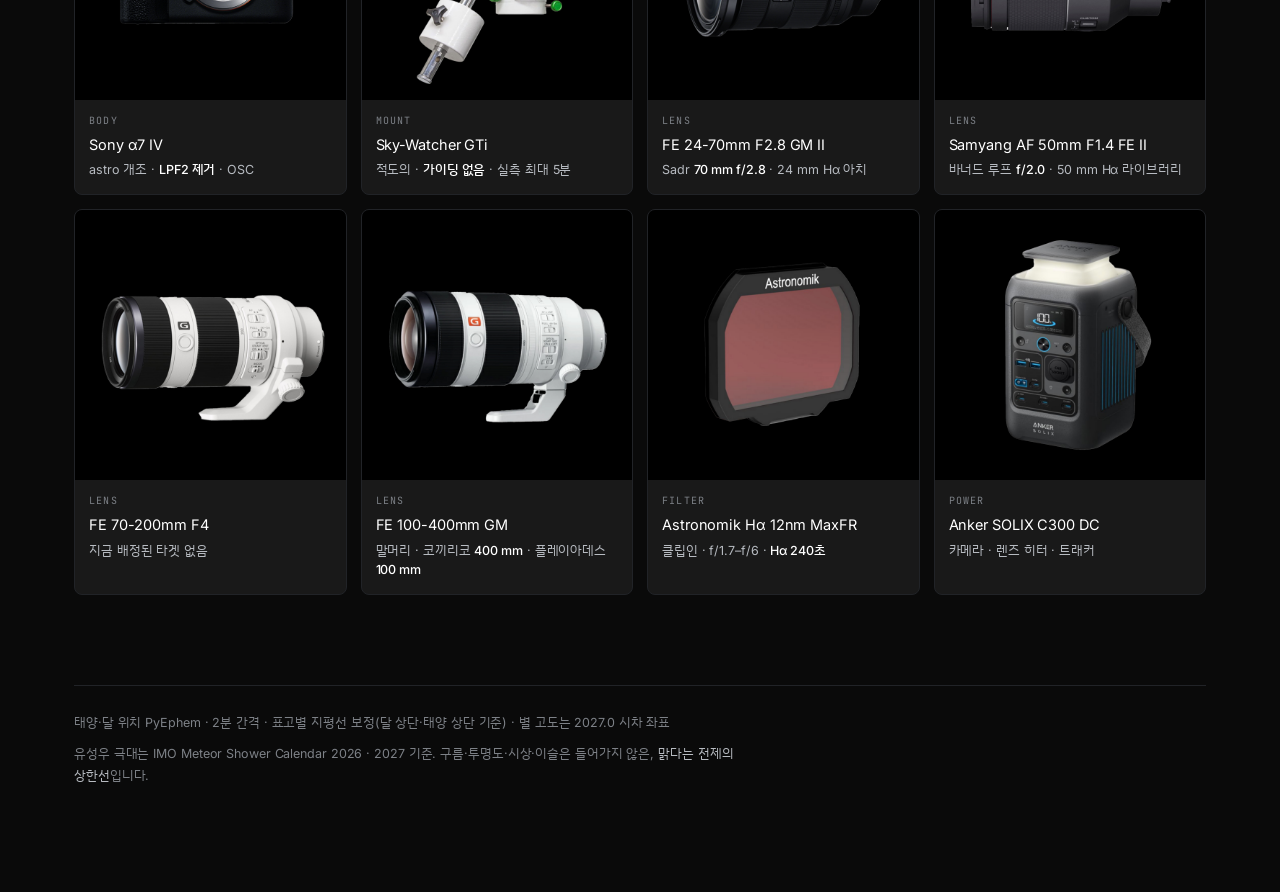
<file: workflow/deepsky.html>
<!doctype html>
<html lang="ko">
<head>
<meta charset="utf-8">
<meta name="viewport" content="width=device-width, initial-scale=1">
<title>Project: Deep Sky — Night Calendar</title>
<link rel="stylesheet" href="https://fonts.googleapis.com/css2?family=Inter:wght@300;400;500&family=IBM+Plex+Sans+KR:wght@300;400;500;600&family=JetBrains+Mono:wght@400;500&display=swap">
<style>

:root{
  --bg:#0a0a0a; --surface:#191919; --surface-2:#1a1c20; --sunk:#262a2e;
  --ink:#ffffff; --ink-2:#b7bbc1; --body:#dadbdf; --muted:#7d8187;
  --line:#212327; --line-2:#191b1e; --hair:rgba(255,255,255,.14); --hair-2:rgba(255,255,255,.25);
  --sun:#ff7a17; --moon:#8fb4ff;
  --r:8px;
}
*{box-sizing:border-box}
html{background:var(--bg)}
body{
  margin:0; background:var(--bg); color:var(--body);
  font-family:"Inter","IBM Plex Sans KR",-apple-system,"Apple SD Gothic Neo","Malgun Gothic",sans-serif;
  font-size:15.5px; font-weight:400; line-height:1.72; letter-spacing:-.006em;
  -webkit-font-smoothing:antialiased;
}
::selection{background:rgba(255,122,23,.28);color:#fff}
.wrap{max-width:1180px;margin:0 auto;padding:0 24px 96px}
.narrow{max-width:72ch}
h1,h2,h3{margin:0;text-wrap:balance;font-weight:400;color:var(--ink)}
b,strong{font-weight:500;color:var(--ink)}
.eng{font-family:"JetBrains Mono",ui-monospace,SFMono-Regular,Menlo,monospace}

.eyebrow{
  font-family:"JetBrains Mono",ui-monospace,SFMono-Regular,Menlo,monospace;
  font-size:11.5px;font-weight:400;letter-spacing:.11em;text-transform:uppercase;
  color:var(--ink);
}

.hero{padding:72px 0 0}
.hero h1{
  font-size:clamp(28px,5vw,56px);line-height:1.1;letter-spacing:-.03em;
  font-weight:400;margin:18px 0 0;color:var(--ink);
}
.hero .sub{margin-top:16px;font-size:16px;color:var(--body);max-width:92ch}

section{margin-top:86px}
section > .eyebrow{display:block;margin-bottom:14px}
section h2{font-size:clamp(22px,3vw,32px);line-height:1.16;letter-spacing:-.024em;margin-bottom:18px}
section p{margin:0 0 15px}
.lede{color:var(--body)}

/* ── hero photo ── */
.hero-photo{margin-top:34px}
.hero-stage{position:relative;display:block;width:100%;border-radius:var(--r);overflow:hidden;background:#000;border:1px solid var(--line)}
.hero-stage img{display:block;width:100%;height:auto}
.cap{margin-top:12px;font-size:12px;color:var(--muted);font-family:"JetBrains Mono",ui-monospace,monospace;letter-spacing:.02em}

/* ── plan grid (PhotoPills) ── */
.plan-grid{display:grid;grid-template-columns:repeat(auto-fit,minmax(220px,1fr));gap:14px;margin-top:22px;align-items:start}
.plan-card{background:var(--surface);border:1px solid var(--line);border-radius:var(--r);overflow:hidden}
.plan-card img{display:block;width:100%;height:auto}
.plan-cap{padding:12px 14px 14px}
.plan-cap b{display:block;font-family:"JetBrains Mono",ui-monospace,monospace;font-size:12px;letter-spacing:.02em;color:var(--ink)}
.plan-cap span{display:block;margin-top:5px;font-size:12px;color:var(--muted);line-height:1.6}
.plan-cap .hit{color:var(--sun)}

/* ── zoomable photos + lightbox ── */
.zoomable{position:relative;display:block;cursor:zoom-in;width:100%}
.zoomable img{display:block;width:100%;height:auto;transition:transform .4s cubic-bezier(.2,.7,.3,1),filter .3s ease}
.zoomable:hover img,.zoomable:focus-visible img{transform:scale(1.035);filter:brightness(.82) saturate(1.05)}
.zoomable:focus-visible{outline:2px solid #fff;outline-offset:-2px}
.zb-badge{
  position:absolute;top:12px;right:12px;width:24px;height:24px;border-radius:50%;
  background:rgba(10,10,10,.55);border:1px solid rgba(255,255,255,.45);backdrop-filter:blur(3px);
  display:flex;align-items:center;justify-content:center;color:#fff;
  font-family:"JetBrains Mono",ui-monospace,monospace;font-size:12px;font-style:italic;font-weight:500;
  opacity:0;transform:translateY(-3px);transition:opacity .2s ease,transform .2s ease;pointer-events:none;
}
.zoomable:hover .zb-badge,.zoomable:focus-visible .zb-badge{opacity:1;transform:translateY(0)}

.lightbox{
  position:fixed;inset:0;z-index:80;display:flex;align-items:center;justify-content:center;
  padding:24px;opacity:0;pointer-events:none;transition:opacity .25s ease;
}
.lightbox.open{opacity:1;pointer-events:auto}
.lightbox-backdrop{position:absolute;inset:0;background:rgba(6,6,7,.88);backdrop-filter:blur(2px)}
.lightbox-panel{
  position:relative;z-index:1;max-width:1040px;width:100%;max-height:88vh;
  background:var(--surface);border:1px solid var(--line);border-radius:var(--r);
  overflow:auto;display:grid;grid-template-columns:1.15fr 1fr;
  transform:translateY(10px);transition:transform .25s ease;
}
.lightbox.open .lightbox-panel{transform:translateY(0)}
.lightbox-media{background:#000;display:flex;align-items:center;justify-content:center;min-height:240px}
.lightbox-media img{display:block;width:100%;height:100%;object-fit:contain;max-height:88vh}
.lightbox-body{padding:34px 34px 28px;display:flex;flex-direction:column}
.lightbox-loc{font-family:"JetBrains Mono",ui-monospace,monospace;font-size:12px;letter-spacing:.05em;color:var(--muted);margin:10px 0 22px}
.lightbox-title{font-size:clamp(21px,2.5vw,29px);line-height:1.16;letter-spacing:-.024em;color:var(--ink);font-weight:400;margin:0}
.lightbox-desc p{font-size:14px;line-height:1.75;color:var(--body);margin:0 0 14px}
.lightbox-desc p:last-child{margin-bottom:0}
.lightbox-specs{
  margin-top:auto;padding-top:16px;border-top:1px solid var(--line);
  font-family:"JetBrains Mono",ui-monospace,monospace;font-size:11.5px;letter-spacing:.03em;color:var(--muted);
}
.lightbox-specs[hidden]{display:none}
.lightbox-close{
  position:absolute;top:14px;right:14px;z-index:2;width:32px;height:32px;border-radius:50%;
  background:rgba(10,10,10,.5);border:1px solid var(--hair-2);color:#fff;font-size:16px;line-height:1;
  cursor:pointer;display:flex;align-items:center;justify-content:center;
}
.lightbox-close:hover{background:rgba(10,10,10,.8)}
@media (max-width:760px){
  .lightbox-panel{grid-template-columns:1fr;max-height:92vh}
  .lightbox-media{max-height:38vh}
  .lightbox-body{padding:24px 22px}
}

/* ── note box ── */
.note{
  margin-top:18px;padding:16px 18px;background:var(--surface-2);border:1px solid var(--line);
  border-radius:var(--r);font-size:13.5px;color:var(--ink-2);line-height:1.7;
}
.note b{color:var(--ink)}

/* ── two-up verdict cards ── */
.why-grid{display:grid;grid-template-columns:repeat(auto-fit,minmax(280px,1fr));gap:16px;margin-top:22px}
.why-card{background:var(--surface);border:1px solid var(--line);border-radius:var(--r);padding:22px 24px}
.why-card .tag{font-family:"JetBrains Mono",ui-monospace,monospace;font-size:10.5px;letter-spacing:.12em;text-transform:uppercase;color:var(--muted)}
.why-card h3{margin-top:10px;font-size:18px;color:var(--ink);font-weight:400}
.why-card p{font-size:13.5px;color:var(--body);margin:12px 0 0}

/* ── moon/sun comparison table ── */
.table-scroll{overflow-x:auto;margin-top:22px;-webkit-overflow-scrolling:touch}
table.moon-table{width:100%;min-width:560px;border-collapse:collapse;font-size:13px}
table.moon-table th,table.moon-table td{padding:10px 12px;border-bottom:1px solid var(--line);text-align:left}
table.moon-table th{color:var(--muted);font-weight:400;font-family:"JetBrains Mono",ui-monospace,monospace;font-size:11px;letter-spacing:.06em;text-transform:uppercase}
table.moon-table td.eng{font-family:"JetBrains Mono",ui-monospace,monospace;color:var(--ink-2)}
table.moon-table tr.pick td{color:var(--ink)}
table.moon-table tr.pick td:first-child{position:relative;padding-left:22px}
table.moon-table tr.pick td:first-child::before{content:"";position:absolute;left:0;top:50%;transform:translateY(-50%);width:7px;height:7px;border-radius:50%;background:var(--sun)}
table.moon-table td.dim{color:var(--muted)}

/* ── results grid ── */
.result-grid{display:grid;grid-template-columns:1fr 1fr;gap:16px;margin-top:22px}
.result-grid .full{grid-column:1/-1}
@media (max-width:700px){.result-grid{grid-template-columns:1fr}}

footer{margin-top:90px;padding-top:26px;border-top:1px solid var(--line);font-size:12.5px;color:var(--muted)}
footer p{margin:0 0 10px;max-width:84ch}
footer b{color:var(--ink-2);font-weight:400}
footer a{color:var(--ink-2)}
footer a:hover{color:var(--ink)}
@media (prefers-reduced-motion:reduce){*{transition:none!important;animation:none!important}}
@media (max-width:640px){
  .hero{padding:48px 0 0}
  section{margin-top:64px}
  .wrap{padding:0 18px 72px}
}


/* ── private badge ── */
.private-tag{
  display:inline-flex;align-items:center;gap:8px;margin-left:12px;vertical-align:1px;
  font-family:"JetBrains Mono",ui-monospace,monospace;font-size:10px;letter-spacing:.14em;text-transform:uppercase;
  color:var(--ink-2);border:1px solid var(--hair);border-radius:9999px;padding:3px 10px;
}
.private-tag i{width:6px;height:6px;border-radius:50%;background:var(--sun);display:inline-block}

/* ── image slots ── */
.ph{
  position:relative;display:flex;flex-direction:column;align-items:center;justify-content:center;gap:6px;
  width:100%;aspect-ratio:2296/1596;background:var(--surface);color:var(--muted);text-align:center;padding:18px;
  border-bottom:1px dashed var(--hair);
}
.ph .ph-k{font-family:"JetBrains Mono",ui-monospace,monospace;font-size:10.5px;letter-spacing:.14em;text-transform:uppercase;color:var(--ink-2)}
.ph .ph-v{font-size:12.5px;line-height:1.6}

/* ── calendar ── */
.cal-legend{display:flex;flex-wrap:wrap;gap:8px 22px;margin-top:22px;font-family:"JetBrains Mono",ui-monospace,monospace;font-size:10.5px;letter-spacing:.06em;color:var(--muted)}
.cal-legend span{display:inline-flex;align-items:center;gap:8px}
.lg-box{display:inline-block;width:16px;height:12px;border-radius:3px;border:1px solid var(--line)}
.lg-ok{background:var(--surface);box-shadow:inset 0 -3px 0 var(--sun)}
.lg-short{background:var(--surface);box-shadow:inset 0 -3px 0 rgba(255,122,23,.45)}
.lg-off{background:repeating-linear-gradient(135deg,#16171a 0 3px,#0c0d0f 3px 6px)}

.cal-month{margin-top:46px}
.cal-head{display:flex;align-items:flex-end;justify-content:space-between;gap:10px 24px;flex-wrap:wrap;padding-bottom:16px;border-bottom:1px solid var(--line)}
.cal-title{font-size:clamp(26px,3.4vw,38px);line-height:1;letter-spacing:-.03em;color:var(--ink)}
.cal-title span{color:var(--muted)}
.cal-sum{display:flex;flex-wrap:wrap;gap:4px 18px;font-family:"JetBrains Mono",ui-monospace,monospace;font-size:11px;letter-spacing:.05em;color:var(--muted)}
.cal-sum b{color:var(--ink);font-weight:400}
.cal-sum b.s{color:var(--sun)}
.cal-dow,.cal-week{display:grid;grid-template-columns:repeat(7,minmax(0,1fr));gap:6px}
.cal-dow{margin:14px 0 2px}
.cal-dow span{font-family:"JetBrains Mono",ui-monospace,monospace;font-size:10.5px;letter-spacing:.12em;text-transform:uppercase;color:var(--muted);padding-left:12px}
.cal-week{margin-top:6px}

.day{
  position:relative;display:flex;flex-direction:column;gap:6px;min-height:118px;padding:11px 12px 12px;
  border:1px solid var(--line);border-radius:var(--r);background:var(--surface);
  color:inherit;font:inherit;text-align:left;
}
.day.empty{background:none;border-color:transparent}
button.day{cursor:pointer;transition:border-color .25s ease,background-color .25s ease,transform .3s cubic-bezier(.2,.7,.3,1),box-shadow .3s ease}
button.day:hover{border-color:rgba(255,122,23,.55);transform:translateY(-2px);box-shadow:0 10px 24px rgba(0,0,0,.35)}
button.day:focus-visible{outline:2px solid #fff;outline-offset:2px}
button.day.sel{border-color:var(--sun);background:#1d1814;transform:none;box-shadow:0 0 0 1px var(--sun)}
.day.off{background:repeating-linear-gradient(135deg,#131416 0 6px,#0c0d0f 6px 12px);border-color:#16181b}
.day.off::after{
  content:"";position:absolute;bottom:14px;right:12px;width:11px;height:11px;opacity:.6;
  background:linear-gradient(45deg,transparent 45%,#5a5d63 45%,#5a5d63 55%,transparent 55%),linear-gradient(-45deg,transparent 45%,#5a5d63 45%,#5a5d63 55%,transparent 55%);
}
.d-top{display:flex;align-items:center;justify-content:space-between;gap:6px}
.d-num{font-size:21px;line-height:1;letter-spacing:-.02em;color:var(--ink);font-variant-numeric:tabular-nums}
.day.off .d-num{color:#4b4e54}
.d-moon{display:block;width:15px;height:15px;flex:none}
.day.off .d-moon{opacity:.35}
.d-tag{font-family:"JetBrains Mono",ui-monospace,monospace;font-size:9.5px;letter-spacing:.1em;text-transform:uppercase;color:var(--sun);line-height:1.3}
.day.off .d-tag{color:#6a5a4c}
.d-tag.moon{color:var(--moon)}
.day.off .d-tag.moon{color:#4d5a73}
.d-win{margin-top:auto;font-family:"JetBrains Mono",ui-monospace,monospace;font-size:11.5px;color:var(--ink);letter-spacing:.01em;font-variant-numeric:tabular-nums}
.d-sub{font-family:"JetBrains Mono",ui-monospace,monospace;font-size:10px;color:var(--muted);letter-spacing:.03em}
.d-bar{height:3px;border-radius:2px;background:rgba(255,255,255,.07);overflow:hidden}
.d-bar i{display:block;height:100%;width:var(--w);background:var(--sun);border-radius:2px;transform-origin:left}
.day.short .d-win{color:var(--ink-2)}
.day.short .d-bar i{background:rgba(255,122,23,.5)}
.d-off{margin-top:auto;font-family:"JetBrains Mono",ui-monospace,monospace;font-size:10.5px;color:#585b61;letter-spacing:.03em}

/* entry cascade */
.cal-anim .day:not(.empty){opacity:0;transform:translateY(10px)}
.cal-anim.in .day:not(.empty){animation:dayIn .55s cubic-bezier(.2,.7,.2,1) forwards;animation-delay:calc(var(--k) * 14ms)}
.cal-anim.in .d-bar i{animation:barGrow .8s cubic-bezier(.2,.7,.2,1) both;animation-delay:calc(var(--k) * 14ms + 280ms)}
@keyframes dayIn{to{opacity:1;transform:none}}
@keyframes barGrow{from{transform:scaleX(0)}to{transform:scaleX(1)}}

/* ── expanding night detail ── */
.week-detail{display:grid;grid-template-rows:0fr;transition:grid-template-rows .6s cubic-bezier(.2,.75,.2,1)}
.week-detail.open{grid-template-rows:1fr}
.wd-inner{min-height:0;overflow:hidden}
.wd-pad{padding:14px 0 8px}
.wd-card{
  position:relative;background:var(--surface);border:1px solid var(--hair);border-radius:var(--r);
  padding:26px 28px 26px;opacity:0;transform:translateY(-6px);transition:opacity .4s ease .1s,transform .5s cubic-bezier(.2,.7,.2,1) .1s;
}
.week-detail.open .wd-card{opacity:1;transform:none}
.wd-caret{
  position:absolute;top:-7px;left:var(--cx,50%);width:12px;height:12px;background:var(--surface);
  border-left:1px solid var(--hair);border-top:1px solid var(--hair);transform:translateX(-50%) rotate(45deg);
  transition:left .45s cubic-bezier(.2,.75,.2,1);
}
.stg{opacity:0;transform:translateY(10px);animation:stgIn .55s cubic-bezier(.2,.7,.2,1) forwards;animation-delay:calc(var(--i,0) * 70ms + 140ms)}
@keyframes stgIn{to{opacity:1;transform:none}}

.wd-head{display:flex;justify-content:space-between;align-items:flex-start;gap:18px;flex-wrap:wrap}
.wd-eyebrow{font-family:"JetBrains Mono",ui-monospace,monospace;font-size:11px;letter-spacing:.11em;text-transform:uppercase;color:var(--ink-2)}
.wd-time{margin-top:10px;font-size:clamp(32px,4.6vw,52px);line-height:1;letter-spacing:-.035em;color:var(--sun);font-variant-numeric:tabular-nums}
.wd-time small{font-size:.4em;letter-spacing:-.01em;color:var(--ink);margin-left:12px}
.wd-sub{margin-top:12px;font-size:13.5px;color:var(--ink-2)}
.wd-sub .eng{font-size:12.5px}
.wd-ctrl{display:flex;gap:6px;align-items:center}
.wd-badges{display:flex;flex-wrap:wrap;gap:6px;justify-content:flex-end;margin-bottom:10px}
.badge{font-family:"JetBrains Mono",ui-monospace,monospace;font-size:10px;letter-spacing:.12em;text-transform:uppercase;border:1px solid var(--hair);border-radius:9999px;padding:4px 10px;color:var(--ink-2)}
.badge.sun{border-color:rgba(255,122,23,.5);color:var(--sun)}
.icon-btn{
  width:32px;height:32px;border-radius:50%;display:inline-flex;align-items:center;justify-content:center;cursor:pointer;
  background:transparent;border:1px solid var(--hair);color:var(--ink-2);font:inherit;font-size:14px;line-height:1;
  transition:border-color .2s,color .2s,background .2s;
}
.icon-btn:hover{border-color:var(--hair-2);color:#fff;background:rgba(255,255,255,.04)}
.icon-btn:disabled{opacity:.3;cursor:default}
.wd-right{display:flex;flex-direction:column;align-items:flex-end}

/* night timeline inside the card */
.nt{margin-top:30px}
.nt-marks{position:relative;height:30px}
.nt-mark{position:absolute;bottom:0;transform:translateX(-50%);font-family:"JetBrains Mono",ui-monospace,monospace;font-size:10px;letter-spacing:.04em;color:var(--ink-2);white-space:nowrap;text-align:center;padding-bottom:9px}
.nt-mark::after{content:"";position:absolute;left:50%;bottom:0;width:1px;height:7px;background:var(--hair-2)}
.nt-mark.l{transform:none}.nt-mark.l::after{left:0}
.nt-mark.r{transform:translateX(-100%)}.nt-mark.r::after{left:auto;right:0}
.nt-track{position:relative;height:22px;border-radius:4px;background:#121316;overflow:hidden}
.nt-seg{position:absolute;top:0;bottom:0;transform-origin:left;transform:scaleX(0);animation:barGrow .75s cubic-bezier(.2,.7,.2,1) forwards}
.nt-seg.night{background:#25282d}
.nt-seg.moon{background:rgba(143,180,255,.42)}
.nt-seg.w29{background:rgba(255,122,23,.32)}
.nt-seg.w30{background:var(--sun);border-radius:2px}
.nt-hours{position:relative;height:18px;margin-top:6px}
.nt-hours span{position:absolute;transform:translateX(-50%);font-family:"JetBrains Mono",ui-monospace,monospace;font-size:10px;color:var(--muted)}
.nt-key{display:flex;flex-wrap:wrap;gap:6px 18px;margin-top:10px;font-family:"JetBrains Mono",ui-monospace,monospace;font-size:10px;letter-spacing:.05em;color:var(--muted)}
.nt-key span{display:inline-flex;align-items:center;gap:7px}
.nt-key i{display:inline-block;width:14px;height:8px;border-radius:2px}

.wd-grid{display:grid;grid-template-columns:repeat(3,minmax(0,1fr));gap:14px;margin-top:28px}
.wd-group{background:var(--surface-2);border:1px solid var(--line);border-radius:var(--r);padding:16px 18px}
.wd-group h4{margin:0 0 10px;font-family:"JetBrains Mono",ui-monospace,monospace;font-size:10.5px;font-weight:400;letter-spacing:.12em;text-transform:uppercase;color:var(--muted)}
.kv{display:flex;justify-content:space-between;gap:14px;padding:5px 0;border-top:1px solid var(--line-2);font-size:13px}
.kv:first-of-type{border-top:0}
.kv span:first-child{color:var(--ink-2)}
.kv span:last-child{font-family:"JetBrains Mono",ui-monospace,monospace;font-size:12.5px;color:var(--ink);font-variant-numeric:tabular-nums;text-align:right}
.kv .az{color:var(--muted);font-size:11px;margin-left:6px}
.kv.hit span:last-child{color:var(--sun)}
.wd-note{margin-top:16px;font-size:13px;color:var(--ink-2);line-height:1.7}
.wd-note b{color:var(--ink)}

@media (max-width:860px){ .wd-grid{grid-template-columns:1fr} }
@media (max-width:700px){
  .day{min-height:64px;padding:8px 8px 9px;gap:4px}
  .d-num{font-size:16px}
  .d-moon{width:12px;height:12px}
  .d-win,.d-sub,.d-tag,.d-off{display:none}
  .d-bar{margin-top:auto}
  .day.off::after{bottom:8px;right:8px;width:8px;height:8px}
  .cal-dow span{padding-left:4px;font-size:9.5px}
  .wd-card{padding:20px 18px}
  .nt-mark{font-size:9px}
  .nt-hours span:nth-child(even){display:none}
}
@media (prefers-reduced-motion:reduce){
  .cal-anim .day:not(.empty){opacity:1;transform:none}
  .stg,.nt-seg,.d-bar i{animation:none!important;opacity:1;transform:none}
}

/* ── moon-free nights (sky + foreground) ── */
.d-star{display:inline-block;width:11px;height:11px;margin-right:auto;margin-left:8px;color:#fff;opacity:.9}
.day.nomoon{border-color:rgba(255,255,255,.34);background:linear-gradient(180deg,rgba(255,255,255,.045),rgba(255,255,255,0) 46%),var(--surface)}
button.day.nomoon:hover{border-color:rgba(255,255,255,.6)}
button.day.nomoon.sel{border-color:var(--sun)}
.lg-nomoon{background:var(--surface);border-color:rgba(255,255,255,.4)}
.nm-strip{display:flex;flex-wrap:wrap;align-items:center;gap:8px 10px;margin-top:18px}
.nm-strip .k{font-family:"JetBrains Mono",ui-monospace,monospace;font-size:10.5px;letter-spacing:.12em;text-transform:uppercase;color:var(--muted);margin-right:6px}
.nm-chip{
  appearance:none;cursor:pointer;display:inline-flex;align-items:center;gap:8px;
  font-family:"JetBrains Mono",ui-monospace,monospace;font-size:11.5px;letter-spacing:.03em;color:var(--ink);
  background:var(--surface);border:1px solid rgba(255,255,255,.3);border-radius:9999px;padding:6px 12px;
  transition:border-color .2s,background .2s;
}
.nm-chip:hover{border-color:rgba(255,255,255,.6);background:#202226}
.nm-chip svg{width:10px;height:10px}
.badge.white{border-color:rgba(255,255,255,.5);color:#fff}
@media (max-width:700px){ .d-star{width:9px;height:9px;margin-left:4px} }

/* ═════ merged night calendar ═════ */
.hero-photo img{display:block;width:100%;height:auto;border-radius:var(--r);border:1px solid var(--line)}

/* site picker */
.site-pick{display:flex;flex-wrap:wrap;gap:8px;margin-top:24px}
.site-btn{
  appearance:none;cursor:pointer;display:flex;flex-direction:column;align-items:flex-start;gap:2px;
  background:var(--surface);border:1px solid var(--line);border-radius:9999px;padding:8px 18px 9px;
  color:var(--ink-2);font:inherit;text-align:left;transition:border-color .2s,color .2s,background .2s;
}
.site-btn .n{font-size:14px;color:inherit;line-height:1.3}
.site-btn .e{font-family:"JetBrains Mono",ui-monospace,monospace;font-size:9.5px;letter-spacing:.1em;text-transform:uppercase;color:var(--muted)}
.site-btn:hover{border-color:var(--hair-2);color:#fff}
.site-btn[aria-pressed="true"]{border-color:var(--sun);color:#fff;background:#1d1814}

/* month navigation */
.mnav{display:flex;align-items:center;gap:10px;margin-top:30px}
.mnav .icon-btn{width:36px;height:36px}
.mstrip{display:flex;gap:4px;overflow-x:auto;scrollbar-width:none;padding:2px 0;margin-left:6px;flex:1}
.mstrip::-webkit-scrollbar{display:none}
.mchip{
  appearance:none;cursor:pointer;flex:none;font-family:"JetBrains Mono",ui-monospace,monospace;font-size:10.5px;letter-spacing:.06em;
  color:var(--muted);background:none;border:1px solid transparent;border-radius:9999px;padding:5px 10px;text-transform:uppercase;transition:color .2s,border-color .2s;
}
.mchip:hover{color:var(--ink)}
.mchip[aria-current="true"]{color:#fff;border-color:var(--hair-2)}
.mchip.yr{color:var(--ink-2)}

/* month body transition */
.cal-month{margin-top:26px}
.cal-month.swap{animation:monthIn .5s cubic-bezier(.2,.7,.2,1)}
@keyframes monthIn{from{opacity:0;transform:translateY(10px)}to{opacity:1;transform:none}}
.mt-chips{display:flex;flex-wrap:wrap;gap:6px 14px;margin-top:12px;font-family:"JetBrains Mono",ui-monospace,monospace;font-size:10.5px;color:var(--muted);letter-spacing:.03em}
.mt-chips span{display:inline-flex;align-items:center;gap:6px}
.mt-chips i{width:7px;height:7px;border-radius:50%;display:inline-block}
.mt-chips b{color:var(--ink);font-weight:400}

/* cells */
.day.past{opacity:.5}
.day.today{box-shadow:inset 0 0 0 1px rgba(255,255,255,.55)}
.d-today{font-family:"JetBrains Mono",ui-monospace,monospace;font-size:9px;letter-spacing:.12em;color:#0a0a0a;background:#fff;border-radius:3px;padding:1px 4px;margin-left:6px}
.d-dots{display:flex;flex-wrap:wrap;align-items:center;gap:4px;min-height:9px}
.d-dots i{width:7px;height:7px;border-radius:50%;display:inline-block}
.d-dots .ha{text-transform:none;font-family:"JetBrains Mono",ui-monospace,monospace;font-size:9.5px;color:#e06c75;letter-spacing:.04em;margin-left:2px}
.d-arch{font-family:"JetBrains Mono",ui-monospace,monospace;font-size:9.5px;letter-spacing:.1em;text-transform:uppercase;color:var(--sun)}
.d-arch.w{color:#cfe0ff}
.day.off{cursor:pointer}
button.day.off:hover{border-color:#3a3d42;transform:none;box-shadow:none}
button.day.off.sel{border-color:var(--hair-2);box-shadow:0 0 0 1px var(--hair-2);background:repeating-linear-gradient(135deg,#17181b 0 6px,#101113 6px 12px)}

/* detail: sites list */
.wd-sites{display:grid;grid-template-columns:repeat(2,minmax(0,1fr));gap:8px;margin-top:24px}
.srow{
  appearance:none;cursor:pointer;text-align:left;font:inherit;color:inherit;display:grid;grid-template-columns:1fr auto;gap:4px 14px;
  background:var(--surface-2);border:1px solid var(--line);border-radius:var(--r);padding:12px 14px;transition:border-color .2s,background .2s;
}
.srow:hover{border-color:var(--hair-2)}
.srow[aria-pressed="true"]{border-color:var(--sun);background:#1d1814}
.srow .sn{font-size:14px;color:var(--ink)}
.srow .sa{grid-column:1/2;font-size:12px;color:var(--ink-2);line-height:1.5}
.srow .sc{grid-column:1/2;font-family:"JetBrains Mono",ui-monospace,monospace;font-size:10.5px;color:var(--muted)}
.srow .sw{grid-row:1/3;grid-column:2;text-align:right;font-family:"JetBrains Mono",ui-monospace,monospace;font-size:11.5px;color:var(--ink);white-space:nowrap}
.srow .sw small{display:block;font-size:10px;color:var(--muted)}
.srow .sw .a{color:var(--sun)}
.srow .map{grid-column:2;grid-row:3;justify-self:end;font-family:"JetBrains Mono",ui-monospace,monospace;font-size:11.5px;color:var(--moon);text-decoration:none;border-bottom:1px solid rgba(143,180,255,.35)}
.srow .map:hover{color:#fff;border-color:#fff}

/* detail: target gantt */
.gantt{margin-top:26px}
.g-head{display:flex;justify-content:space-between;align-items:baseline;gap:10px;flex-wrap:wrap}
.g-head h4{margin:0;font-family:"JetBrains Mono",ui-monospace,monospace;font-size:10.5px;font-weight:400;letter-spacing:.12em;text-transform:uppercase;color:var(--muted)}
.g-head span{font-size:12px;color:var(--muted)}
.g-row{display:grid;grid-template-columns:170px 1fr 168px;align-items:center;gap:14px;padding:7px 0;border-top:1px solid var(--line-2)}
.g-row:first-of-type{border-top:0}
.g-name{font-size:13px;color:var(--ink);line-height:1.3;display:flex;align-items:center;gap:8px;min-width:0}
.g-name i{width:8px;height:8px;border-radius:50%;flex:none}
.g-name span{overflow:hidden;text-overflow:ellipsis;white-space:nowrap}
.g-name small{display:block;font-family:"JetBrains Mono",ui-monospace,monospace;font-size:10px;color:var(--muted)}
.g-track{position:relative;height:12px;border-radius:3px;background:#121316;overflow:hidden}
.g-track .nt-seg{border-radius:2px}
.g-time{font-family:"JetBrains Mono",ui-monospace,monospace;font-size:11.5px;color:var(--ink);text-align:right;white-space:nowrap}
.g-time small{display:block;font-size:10px;color:var(--muted)}
.g-row.short .g-name,.g-row.short .g-time{opacity:.55}
.g-off{margin-top:10px;font-size:12px;color:var(--muted);line-height:1.7}

/* targets section */
.tcards{display:grid;grid-template-columns:repeat(auto-fill,minmax(320px,1fr));gap:16px;margin-top:26px}
.tcard{background:var(--surface);border:1px solid var(--line);border-radius:var(--r);overflow:hidden}
.tmedia{position:relative;aspect-ratio:3/2;background:#0d0e10;overflow:hidden}
.tmedia img{position:absolute;inset:0;width:100%;height:100%;object-fit:cover;transition:opacity .45s ease}
.tmedia img.fov{object-fit:contain;opacity:0}
.tmedia.flipped img.fov{opacity:1}
.tmedia.flipped img.ph{opacity:0}
.flip{
  position:absolute;right:10px;bottom:10px;appearance:none;cursor:pointer;font-family:"JetBrains Mono",ui-monospace,monospace;font-size:10px;letter-spacing:.1em;text-transform:uppercase;
  color:#fff;background:rgba(10,10,10,.72);border:1px solid var(--hair-2);border-radius:9999px;padding:5px 11px;
}
.flip:hover{border-color:#fff}
.tbody{padding:16px 18px 18px}
.tbody .k{display:flex;align-items:center;gap:8px;font-family:"JetBrains Mono",ui-monospace,monospace;font-size:10.5px;letter-spacing:.1em;text-transform:uppercase;color:var(--muted)}
.tbody .k i{width:8px;height:8px;border-radius:50%}
.tbody h3{margin-top:8px;font-size:19px;letter-spacing:-.015em}
.tbody p{margin:8px 0 0;font-size:13.5px;color:var(--ink-2);line-height:1.65}
.tbody .spec{margin-top:10px;font-family:"JetBrains Mono",ui-monospace,monospace;font-size:11px;color:var(--ink-2)}
.halist{margin-top:22px;border-top:1px solid var(--line)}
.harow{display:grid;grid-template-columns:minmax(0,1.4fr) minmax(0,1fr) minmax(0,1fr) auto;gap:14px;align-items:baseline;padding:12px 2px;border-bottom:1px solid var(--line)}
.harow .n{color:var(--ink);font-size:14px}
.harow .c,.harow .l{font-family:"JetBrains Mono",ui-monospace,monospace;font-size:11.5px;color:var(--ink-2)}
.harow .s{font-family:"JetBrains Mono",ui-monospace,monospace;font-size:10.5px;color:var(--muted);text-align:right}
.harow .s.done{color:var(--sun)}
.sub-h{margin-top:44px;font-size:19px;letter-spacing:-.015em;color:var(--ink)}

/* sites section */
.sgrid{display:grid;grid-template-columns:repeat(2,minmax(0,1fr));gap:14px;margin-top:24px}
.scard{background:var(--surface);border:1px solid var(--line);border-radius:var(--r);padding:18px 20px}
.scard .k{font-family:"JetBrains Mono",ui-monospace,monospace;font-size:10.5px;letter-spacing:.12em;text-transform:uppercase;color:var(--muted)}
.scard h3{margin-top:8px;font-size:20px;letter-spacing:-.015em}
.scard p{margin:8px 0 0;font-size:13.5px;color:var(--ink-2)}
.scard .co{margin-top:10px;font-family:"JetBrains Mono",ui-monospace,monospace;font-size:11.5px;color:var(--ink-2)}
.scard a{display:inline-block;margin-top:12px;font-family:"JetBrains Mono",ui-monospace,monospace;font-size:11px;color:var(--moon);text-decoration:none;border-bottom:1px solid rgba(143,180,255,.35)}
.scard a:hover{color:#fff;border-color:#fff}

/* meteors */
.mlist{margin-top:22px;border-top:1px solid var(--line)}
.mrow{display:grid;grid-template-columns:minmax(0,1.1fr) 140px minmax(0,2fr);gap:16px;padding:12px 2px;border-bottom:1px solid var(--line);align-items:baseline}
.mrow .n{color:var(--ink);font-size:14px}
.mrow .d{font-family:"JetBrains Mono",ui-monospace,monospace;font-size:11.5px;color:var(--sun)}
.mrow .t{font-size:13px;color:var(--ink-2)}
.mrow.past{opacity:.45}

/* gear */
.ggrid{display:grid;grid-template-columns:repeat(4,minmax(0,1fr));gap:14px;margin-top:24px}
.gcard{margin:0;background:var(--surface);border:1px solid var(--line);border-radius:var(--r);overflow:hidden}
.gcard img{display:block;width:100%;aspect-ratio:1/1;object-fit:cover;background:#000}
.gcard figcaption{padding:12px 14px 14px}
.gcard .gk{font-family:"JetBrains Mono",ui-monospace,monospace;font-size:10px;letter-spacing:.12em;text-transform:uppercase;color:var(--muted)}
.gcard h3{margin-top:6px;font-size:14.5px;line-height:1.35}
.gcard p{margin:6px 0 0;font-size:12.5px;color:var(--ink-2);line-height:1.55}

@media (max-width:860px){
  .wd-sites,.sgrid{grid-template-columns:1fr}
  .ggrid{grid-template-columns:repeat(2,minmax(0,1fr))}
  .g-row{grid-template-columns:120px 1fr;}
  .g-time{grid-column:1/-1;text-align:left}
  .harow{grid-template-columns:1fr 1fr}
  .mrow{grid-template-columns:1fr 1fr}
  .mrow .t{grid-column:1/-1}
}
@media (max-width:700px){
  .d-dots,.d-arch{display:none}
  .site-btn{padding:7px 14px}
}

/* detail: target rows with image */
.trow{display:grid;grid-template-columns:150px minmax(0,1fr) minmax(0,1.1fr);gap:18px;align-items:center;padding:14px 0;border-top:1px solid var(--line-2)}
.trow:first-of-type{border-top:0}
.tthumb{border-radius:6px;overflow:hidden;aspect-ratio:3/2;border:1px solid var(--line)}
.tthumb .flip{right:6px;bottom:6px;padding:3px 8px;font-size:9px}
.tnoimg{display:flex;align-items:center;justify-content:center;background:radial-gradient(circle at 50% 45%,rgba(224,108,117,.28),rgba(224,108,117,.04) 62%,#0d0e10)}
.tnoimg span{font-family:"JetBrains Mono",ui-monospace,monospace;font-size:13px;letter-spacing:.08em;color:#f0a0a7}
.tinfo .k{display:flex;align-items:center;gap:7px;font-family:"JetBrains Mono",ui-monospace,monospace;font-size:10px;letter-spacing:.1em;text-transform:uppercase;color:var(--muted)}
.tinfo .k i{width:7px;height:7px;border-radius:50%}
.tinfo h5{margin:5px 0 0;font-size:15px;font-weight:400;color:var(--ink);letter-spacing:-.01em}
.tinfo .spec{margin-top:3px;font-family:"JetBrains Mono",ui-monospace,monospace;font-size:10.5px;color:var(--ink-2)}
.tinfo p{margin:6px 0 0;font-size:12.5px;line-height:1.6;color:var(--ink-2)}
.twin .g-time{text-align:left;margin-bottom:7px}
.trow.short{opacity:.55}
@media (max-width:860px){
  .trow{grid-template-columns:110px minmax(0,1fr)}
  .twin{grid-column:1/-1}
}

.hafold{margin-top:6px;border-top:1px solid var(--line-2)}
.hafold summary{cursor:pointer;list-style:none;padding:12px 0 6px;font-family:"JetBrains Mono",ui-monospace,monospace;font-size:11px;letter-spacing:.08em;color:#f0a0a7}
.hafold summary::-webkit-details-marker{display:none}
.hafold summary::before{content:"+ ";color:var(--muted)}
.hafold[open] summary::before{content:"− "}
.hafold[open] summary{color:var(--ink-2)}

.tnoimg span{font-size:22px;letter-spacing:0}
.tnoimg.hc{background:radial-gradient(circle at 50% 45%,rgba(224,160,108,.26),rgba(224,160,108,.04) 62%,#0d0e10)}
.tnoimg.hc span{font-size:12px;color:#f0c49e}
.tinfo .k .done{color:var(--sun)}

</style>
</head>
<body>
<div class="wrap">

<div class="hero" id="top">
  <span class="eyebrow">秋吉台 · 阿蘇 · 2026.08 – 2027.12 · JST</span>
  <h1>Project : Deep Sky</h1>
  <p class="sub">딥스카이, 은하수 아치, 유성우 — 네 곳의 촬영지에서 어느 밤에 무엇을 몇 시부터 몇 시까지 찍을 수 있는지 한 달력에 모았습니다.<br>날짜를 누르면 그 밤의 촬영지 주소, 타겟별 촬영 시간, 해와 달의 움직임이 펼쳐집니다.</p>
  <div class="hero-photo"><img src="../images/workflow/covers/deepsky-cover.jpg" alt="Project : Deep Sky"></div>
</div>

<section id="cal">
  <span class="eyebrow">Night Calendar</span>
  <h2>날짜를 누르면, 그 밤이 펼쳐집니다</h2>
  <p class="lede narrow">칸의 날짜는 <b>출발하는 저녁</b> 기준입니다 — 24일 칸은 24일 저녁부터 25일 새벽까지. 촬영지를 고르면 달력 전체가 그곳 기준으로 바뀝니다.</p>
  <div class="site-pick" id="sitePick"></div>
  <div class="cal-legend">
    <span><i class="lg-box lg-ok"></i>달 없는 암흑 시간 (막대)</span>
    <span><i class="lg-box lg-off"></i>달빛 밤 · 1시간 미만</span>
    <span><i class="lg-box lg-nomoon"></i>밤새 달 없음</span>
    <span><span class="d-arch" style="font-size:10px">Arch</span>은하수 아치</span>
  </div>
  <div class="mnav"><button class="icon-btn" id="mPrev" type="button" aria-label="이전 달">&#8592;</button><button class="icon-btn" id="mNext" type="button" aria-label="다음 달">&#8594;</button><div class="mstrip" id="mstrip"></div></div>
  <div id="calendar"></div>
</section>

<section id="sites">
  <span class="eyebrow">Sites</span>
  <h2>촬영지</h2>
  <p class="lede narrow">아소 세 곳은 서로 10~20 km 거리라 박명·월출 시각이 1~2분 안에서 같습니다. 고르는 기준은 하늘보다 <b>전경과 방향</b>입니다.</p>
  <div class="sgrid">
    <div class="scard"><div class="k">Kanzan, Akiyoshidai</div><h3>秋吉台 冠山</h3><p>山口県美祢市 秋吉台 (冠山)</p>
      <div class="co">34.235°N 131.313°E · 370 m</div>
      <a href="https://www.google.com/maps/search/?api=1&query=秋吉台 冠山" target="_blank" rel="noopener">Google Maps ↗</a></div>
    <div class="scard"><div class="k">Kabutoiwa Observatory</div><h3>かぶと岩展望所</h3><p>熊本県阿蘇市西小園 (ミルクロード · 県道339号)</p>
      <div class="co">32.944°N 131.012°E · 880 m · 좌표 근사(±1 km)</div>
      <a href="https://www.google.com/maps/search/?api=1&query=かぶと岩展望所" target="_blank" rel="noopener">Google Maps ↗</a></div>
    <div class="scard"><div class="k">Hakoishi Pass Lookout</div><h3>箱石峠展望所</h3><p>熊本県阿蘇市一の宮町坂梨 (国道265号)</p>
      <div class="co">32.906°N 131.158°E · 820 m · 좌표 근사(±1 km)</div>
      <a href="https://www.google.com/maps/search/?api=1&query=箱石峠展望所" target="_blank" rel="noopener">Google Maps ↗</a></div>
    <div class="scard"><div class="k">Jizo Pass Viewpoint Rock</div><h3>地蔵峠の展望岩</h3><p>熊本県阿蘇郡南阿蘇村 (地蔵峠 · 南外輪山)</p>
      <div class="co">32.815°N 130.985°E · 1000 m · 좌표 근사(±1 km)</div>
      <a href="https://www.google.com/maps/search/?api=1&query=地蔵峠 南阿蘇" target="_blank" rel="noopener">Google Maps ↗</a></div></div>
</section>

<section id="reference">
  <span class="eyebrow">Reference</span>
  <h2>은하수 아치 · 유성우</h2>
  <p class="lede narrow">타겟별 사진·화각·촬영 시간은 달력에서 날짜를 누르면 그 밤 기준으로 나옵니다.</p>
  <h3 class="sub-h">은하수 아치</h3>
  <div class="why-grid">
    <div class="why-card"><span class="tag">Summer arch · 3–7월</span><h3>Deneb 30°부터</h3><p>백조자리 Deneb 고도 30° 이상 + 은하수 중심 10° 이상. 봄에는 새벽, 여름에는 초저녁에 열립니다. ASO 2027이 이 아치입니다.</p></div>
    <div class="why-card"><span class="tag">Winter arch · 11–4월</span><h3>오리온 25°부터</h3><p>오리온(바너드 루프 중심) 25° 이상. 초겨울엔 새벽 서쪽, 2–3월엔 초저녁 서쪽에 낮게 걸립니다.</p></div>
    <div class="why-card"><span class="tag">Frame · 24 mm 세로 1열</span><h3>꼭대기 55° / 60°</h3><p>아치 꼭대기(은하수 중심선)가 55° 이하면 프레임 65°, 60° 이하면 70°에 들어갑니다. 가을엔 아치가 머리 위를 지나 1열로는 안 담깁니다.</p></div>
  </div>
  <h3 class="sub-h">유성우 극대 · IMO 기준</h3>
  <div class="mlist"><div class="mrow" data-n="2026-08-12"><span class="n">Perseids <span style="color:var(--muted);font-size:12px">2026</span></span><span class="d">8/13 11–13시</span><span class="t">8/12 밤 → 8/13 새벽이 극대에 가장 가깝습니다.</span></div><div class="mrow" data-n="2026-10-21"><span class="n">Orionids <span style="color:var(--muted);font-size:12px">2026</span></span><span class="d">10/21 무렵</span><span class="t">방사점이 자정 넘어 높아집니다.</span></div><div class="mrow" data-n="2026-11-17"><span class="n">Leonids <span style="color:var(--muted);font-size:12px">2026</span></span><span class="d">11/18 08:45</span><span class="t">11/17 밤 → 11/18 새벽.</span></div><div class="mrow" data-n="2026-12-14"><span class="n">Geminids <span style="color:var(--muted);font-size:12px">2026</span></span><span class="d">12/14 23시</span><span class="t">12/14 밤이 극대 — 방사점이 밤새 떠 있습니다.</span></div><div class="mrow" data-n="2027-01-03"><span class="n">Quadrantids <span style="color:var(--muted);font-size:12px">2027</span></span><span class="d">1/4 12:25</span><span class="t">IMO: 달빛 조건 완벽. 1/3 밤 → 1/4 새벽.</span></div><div class="mrow" data-n="2027-04-22"><span class="n">Lyrids <span style="color:var(--muted);font-size:12px">2027</span></span><span class="d">4/23 10:40</span><span class="t">IMO: 보름 사흘 뒤라 올해 최악의 조건.</span></div><div class="mrow" data-n="2027-05-06"><span class="n">η-Aquariids <span style="color:var(--muted);font-size:12px">2027</span></span><span class="d">5/6 18시</span><span class="t">신월과 겹침. 방사점이 새벽에만 올라와 5/5·5/6 두 밤 새벽이 비슷합니다.</span></div><div class="mrow" data-n="2027-08-13"><span class="n">Perseids <span style="color:var(--muted);font-size:12px">2027</span></span><span class="d">8/13 17–19시</span><span class="t">IMO: 상현~보름 사이 달이라 달 없는 시간이 짧습니다.</span></div><div class="mrow" data-n="2027-10-21"><span class="n">Orionids <span style="color:var(--muted);font-size:12px">2027</span></span><span class="d">10/22 무렵</span><span class="t">IMO: 밝은 하현 전 달이 방사점 시간에 떠 있습니다.</span></div><div class="mrow" data-n="2027-11-18"><span class="n">Leonids <span style="color:var(--muted);font-size:12px">2027</span></span><span class="d">11/18 15시</span><span class="t">IMO: 볼록한 달이 쌍둥이자리에.</span></div><div class="mrow" data-n="2027-12-14"><span class="n">Geminids <span style="color:var(--muted);font-size:12px">2027</span></span><span class="d">12/15 05시 무렵</span><span class="t">IMO: 보름이라 조건이 매우 나쁩니다.</span></div></div>
</section>

<section id="rules">
  <span class="eyebrow">Rules</span>
  <h2>계산 규칙</h2>
  <div class="why-grid">
    <div class="why-card"><span class="tag">Deep sky</span><h3>고도 20° · 달 아래 · 1시간</h3><p>천문박명 사이, 달이 지평선 아래, 타겟 고도 20° 이상일 때만. 라이트는 새벽 천문박명 <b>5분 전</b> 마감. 1시간 이상 열리는 밤만 "가능"으로 셉니다.</p></div>
    <div class="why-card"><span class="tag">One night · one filter</span><h3>한 밤 = 한 필터</h3><p>RGB 밤이면 RGB만, Hα 밤이면 Hα만. 마감 뒤 다크 15장 → 플랫 → 바이어스. 장수는 RGB 180초 · Hα 240초(+5초) 기준.</p></div>
    <div class="why-card"><span class="tag">Hα Library</span><h3>필드 중심 30°</h3><p>Hα 라이브러리 필드(A–G)와 여름 후보는 프레임 중심 고도 30° 이상일 때만. 나머지 조건은 딥스카이와 같습니다. 필드 구성·GoTo·순서는 Ha Library (Winter) 기준.</p></div>
    <div class="why-card"><span class="tag">Arch</span><h3>40분 미만은 불가</h3><p>아치 촬영창은 천문박명 사이 · 달 아래 · 꼭대기 20°~55°(또는 60°) · 40분 이상일 때만 표시합니다.</p></div>
  </div>
</section>

<section id="gear">
  <span class="eyebrow">Gear</span>
  <h2>보유 장비</h2>
  <div class="ggrid"><figure class="gcard"><img src="../images/deepsky/gear/body.jpg" alt="Sony α7 IV" loading="lazy"><figcaption><div class="gk">Body</div><h3>Sony α7 IV</h3><p>astro 개조 · <b>LPF2 제거</b> · OSC</p></figcaption></figure><figure class="gcard"><img src="../images/deepsky/gear/mount.jpg" alt="Sky-Watcher GTi" loading="lazy"><figcaption><div class="gk">Mount</div><h3>Sky-Watcher GTi</h3><p>적도의 · <b>가이딩 없음</b> · 실측 최대 5분</p></figcaption></figure><figure class="gcard"><img src="../images/deepsky/gear/l2470.jpg" alt="FE 24-70mm F2.8 GM II" loading="lazy"><figcaption><div class="gk">Lens</div><h3>FE 24-70mm F2.8 GM II</h3><p>Sadr <b>70 mm f/2.8</b> · 24 mm Hα 아치</p></figcaption></figure><figure class="gcard"><img src="../images/deepsky/gear/l50.jpg" alt="Samyang AF 50mm F1.4 FE II" loading="lazy"><figcaption><div class="gk">Lens</div><h3>Samyang AF 50mm F1.4 FE II</h3><p>바너드 루프 <b>f/2.0</b> · 50 mm Hα 라이브러리</p></figcaption></figure><figure class="gcard"><img src="../images/deepsky/gear/l70200.jpg" alt="FE 70-200mm F4" loading="lazy"><figcaption><div class="gk">Lens</div><h3>FE 70-200mm F4</h3><p>지금 배정된 타겟 없음</p></figcaption></figure><figure class="gcard"><img src="../images/deepsky/gear/l100400.jpg" alt="FE 100-400mm GM" loading="lazy"><figcaption><div class="gk">Lens</div><h3>FE 100-400mm GM</h3><p>말머리 · 코끼리코 <b>400 mm</b> · 플레이아데스 <b>100 mm</b></p></figcaption></figure><figure class="gcard"><img src="../images/deepsky/gear/ha.jpg" alt="Astronomik Hα 12nm MaxFR" loading="lazy"><figcaption><div class="gk">Filter</div><h3>Astronomik Hα 12nm MaxFR</h3><p>클립인 · f/1.7–f/6 · <b>Hα 240초</b></p></figcaption></figure><figure class="gcard"><img src="../images/deepsky/gear/power.jpg" alt="Anker SOLIX C300 DC" loading="lazy"><figcaption><div class="gk">Power</div><h3>Anker SOLIX C300 DC</h3><p>카메라 · 렌즈 히터 · 트래커</p></figcaption></figure></div>
</section>

<footer>
  <p>태양·달 위치 PyEphem · 2분 간격 · 표고별 지평선 보정(달 상단·태양 상단 기준) · 별 고도는 2027.0 시차 좌표</p>
  <p>유성우 극대는 IMO Meteor Shower Calendar 2026 · 2027 기준. 구름·투명도·시상·이슬은 들어가지 않은, <b>맑다는 전제의 상한선</b>입니다.</p>
</footer>

</div>
<script src="deepsky-data.js"></script>
<script>
(function(){
  const D = window.NIGHT_DATA, SITES = D.sites, TG = D.targets, PH = D.phases, MET = D.meteors;
  const DOW = ['일','월','화','수','목','금','토'];
  const MONTHS = ['Jan','Feb','Mar','Apr','May','Jun','Jul','Aug','Sep','Oct','Nov','Dec'];
  const AX0 = 240, AXN = 960;                       // timeline: 16:00 → 08:00 (minutes since noon)
  const SUB = {rgb: 185, ha: 245};                  // seconds per sub incl. 5 s pad
  const $ = s => document.querySelector(s);
  const pad = n => String(n).padStart(2, '0');
  const hm = m => { if (m == null) return '—'; const t = ((720 + m) % 1440 + 1440) % 1440; return pad(Math.floor(t / 60)) + ':' + pad(t % 60); };
  const dur = m => (m == null || m <= 0) ? '—' : `${Math.floor(m / 60)}h ${pad(m % 60)}m`;
  const pct = m => ((Math.min(Math.max(m, AX0), AX0 + AXN) - AX0) / AXN * 100).toFixed(3) + '%';
  const wid = (a, b) => ((Math.min(b, AX0 + AXN) - Math.max(a, AX0)) / AXN * 100).toFixed(3) + '%';
  const dateOf = s => { const [y, m, d] = s.split('-').map(Number); return new Date(y, m - 1, d); };
  const iso = d => `${d.getFullYear()}-${pad(d.getMonth() + 1)}-${pad(d.getDate())}`;
  const md = d => `${d.getMonth() + 1}/${d.getDate()}`;
  const mdw = d => `${md(d)} (${DOW[d.getDay()]})`;
  const nextDay = s => { const d = dateOf(s); d.setDate(d.getDate() + 1); return d; };
  const today = new Date(); const TODAY = iso(new Date(today.getFullYear(), today.getMonth(), today.getDate() - (today.getHours() < 12 ? 1 : 0)));
  const byKey = Object.fromEntries(SITES.map(s => [s.key, s]));
  const idx = {}; for (const k in D.nights) idx[k] = Object.fromEntries(D.nights[k].map((n, i) => [n.d, i]));
  const night = (site, d) => D.nights[site][idx[site][d]];
  const len = w => w ? w[1] - w[0] : 0;
  const darkTotal = n => n.dk.reduce((s, [a, b]) => s + b - a, 0);
  const darkLongest = n => n.dk.length ? n.dk.reduce((x, y) => (y[1] - y[0] > x[1] - x[0] ? y : x)) : null;
  const DS = TG.filter(t => t.kind === 'ds'), HA = TG.filter(t => t.kind !== 'ds');

  /* time tag relative to the night that starts on date s (minutes since noon) */
  function when(s, m){
    if (m == null) return '—';
    let tag;
    if (m < 300) tag = '낮'; else if (m < 720) tag = '저녁';
    else if (m < 1080) tag = `새벽 · ${md(nextDay(s))}`; else tag = `아침 · ${md(nextDay(s))}`;
    return `${hm(m)}<span class="az">${tag}</span>`;
  }
  function moonStory(s, n){
    const ev = n.mev.slice().sort((a, b) => a[1] - b[1]);
    const before = ev.filter(e => e[1] < n.ss), during = ev.filter(e => e[1] >= n.ss && e[1] <= n.sr);
    let up;
    if (before.length) up = before[before.length - 1][0] === 'r'; else if (ev.length) up = ev[0][0] === 's'; else up = n.il > 50;
    const t = m => m >= 720 ? `${md(nextDay(s))} 새벽 ${hm(m)}` : hm(m);
    if (!during.length) return up ? '해 질 녘부터 해 뜰 때까지 달이 계속 떠 있습니다.' : '해 질 녘부터 해 뜰 때까지 달이 없습니다.';
    return `해 질 녘 달은 ${up ? '떠 있고' : '져 있고'}, ` + during.map(([k, m]) => `${t(m)}에 ${k === 'r' ? '뜹니다' : '집니다'}`).join(' → ') + '.';
  }
  function moonIcon(il, age, cls){
    const r = 6.5, c = 7.5, f = il / 100, wax = age < 14.77, x = Math.abs(r * (1 - 2 * f)).toFixed(2);
    const d = wax ? `M${c},${c-r} A${r},${r} 0 0 1 ${c},${c+r} A${x},${r} 0 0 ${f < .5 ? 0 : 1} ${c},${c-r} Z`
                  : `M${c},${c-r} A${r},${r} 0 0 0 ${c},${c+r} A${x},${r} 0 0 ${f < .5 ? 1 : 0} ${c},${c-r} Z`;
    return `<svg class="${cls || 'd-moon'}" viewBox="0 0 15 15"><circle cx="${c}" cy="${c}" r="${r}" fill="#2a2d33" stroke="rgba(255,255,255,.18)" stroke-width=".6"/>${f > .01 ? `<path d="${d}" fill="rgba(235,238,245,.9)"/>` : ''}</svg>`;
  }
  const STAR = '<svg class="d-star" viewBox="0 0 12 12" aria-hidden="true"><path d="M6 0 L7.2 4.8 L12 6 L7.2 7.2 L6 12 L4.8 7.2 L0 6 L4.8 4.8 Z" fill="currentColor"/></svg>';
  const phaseOn = {}; PH.forEach(([k, t]) => { phaseOn[t.slice(0, 10)] = [k, t.slice(11)]; });
  const PHN = {new: 'New', fq: '1st Q', full: 'Full', lq: 'Last Q'};
  const meteorOn = {}; MET.forEach(m => m.nights.forEach(d => { meteorOn[d] = m; }));
  const subs = (m, kind) => Math.floor(m * 60 / SUB[kind]);

  /* ── state ── */
  const months = []; for (let y = 2026, mo = 8; y < 2028; ) { months.push([y, mo]); mo++; if (mo > 12) { mo = 1; y++; } }
  let site = 'kanzan';
  try { const s = localStorage.getItem('nc-site'); if (s && byKey[s]) site = s; } catch (e) {}
  let mi = months.findIndex(([y, m]) => y === today.getFullYear() && m === today.getMonth() + 1); if (mi < 0) mi = 0;
  let openDate = null, firstRender = true;

  /* ── site picker ── */
  const pick = $('#sitePick');
  pick.innerHTML = SITES.map(s => `<button class="site-btn" type="button" data-site="${s.key}" aria-pressed="${s.key === site}"><span class="n">${s.name}</span><span class="e">${s.en}</span></button>`).join('');
  pick.addEventListener('click', e => { const b = e.target.closest('[data-site]'); if (b) setSite(b.dataset.site); });
  function setSite(k){
    if (k === site) return;
    site = k; try { localStorage.setItem('nc-site', k); } catch (e) {}
    pick.querySelectorAll('[data-site]').forEach(b => b.setAttribute('aria-pressed', String(b.dataset.site === k)));
    render(false);
  }

  /* ── month strip ── */
  const strip = $('#mstrip');
  strip.innerHTML = months.map(([y, m], i) => `<button class="mchip ${m === 1 || i === 0 ? 'yr' : ''}" type="button" data-mi="${i}">${MONTHS[m - 1]}${m === 1 || i === 0 ? ' ' + String(y).slice(2) : ''}</button>`).join('');
  strip.addEventListener('click', e => { const b = e.target.closest('[data-mi]'); if (b) { mi = +b.dataset.mi; openDate = null; render(true); } });
  $('#mPrev').addEventListener('click', () => { if (mi > 0) { mi--; openDate = null; render(true); } });
  $('#mNext').addEventListener('click', () => { if (mi < months.length - 1) { mi++; openDate = null; render(true); } });

  /* ── calendar ── */
  const root = $('#calendar');
  function cell(d, k){
    const n = night(site, d), dt = dateOf(d);
    const dark = darkTotal(n), off = dark < 60;
    const tags = [];
    if (meteorOn[d]) tags.push(`<span class="d-tag">${meteorOn[d].tag}</span>`);
    if (phaseOn[d]) tags.push(`<span class="d-tag moon">${PHN[phaseOn[d][0]]} ${phaseOn[d][1]}</span>`);
    const arch = n.ar.su ? '<span class="d-arch">Summer arch</span>' : n.ar.wi ? '<span class="d-arch w">Winter arch</span>' : '';
    const cls = ['day', off ? 'off' : '', n.nm ? 'nomoon' : '', d < TODAY ? 'past' : '', d === TODAY ? 'today' : ''].join(' ');
    return `<button class="${cls}" type="button" data-d="${d}" style="--k:${k}" aria-label="${mdw(dt)} 밤 · 달 없는 암흑 ${dur(dark)}">
      <span class="d-top"><span class="d-num">${dt.getDate()}${d === TODAY ? '<span class="d-today">TONIGHT</span>' : ''}</span>${n.nm ? STAR : ''}${moonIcon(n.il, n.age)}</span>
      ${tags.join('')}
      ${off ? '' : arch}
      ${off ? `<span class="d-off">Moon ${n.il}%</span>` : `<span class="d-win">${dur(dark)}</span><span class="d-bar"><i style="--w:${Math.min(100, dark / 600 * 100).toFixed(1)}%"></i></span>`}
    </button>`;
  }
  function render(anim){
    const [y, m] = months[mi];
    strip.querySelectorAll('.mchip').forEach((b, i) => b.setAttribute('aria-current', String(i === mi)));
    const cur = strip.querySelector('[aria-current="true"]'); if (cur) cur.scrollIntoView({block: 'nearest', inline: 'center', behavior: firstRender ? 'auto' : 'smooth'});
    $('#mPrev').disabled = mi === 0; $('#mNext').disabled = mi === months.length - 1;
    const days = []; for (let d = new Date(y, m - 1, 1); d.getMonth() === m - 1; d.setDate(d.getDate() + 1)) days.push(iso(d));
    const ns = days.map(d => night(site, d));
    const ok = ns.filter(n => DS.some(t => len(n.tw[t.key]) >= 60)).length;
    const arches = ns.filter(n => n.ar.su || n.ar.wi).length, nm = ns.filter(n => n.nm).length;
    const tot = DS.map(t => [t, ns.reduce((s, n) => s + (len(n.tw[t.key]) >= 60 ? len(n.tw[t.key]) : 0), 0)]);
    const nmn = PH.find(([k, t]) => k === 'new' && t.startsWith(`${y}-${pad(m)}`));
    let html = `<div class="cal-month ${anim ? 'swap' : ''} ${firstRender ? 'cal-anim' : 'cal-anim in'}">
      <div class="cal-head"><h3 class="cal-title">${['January','February','March','April','May','June','July','August','September','October','November','December'][m - 1]} <span>${y}</span></h3>
        <div class="cal-sum"><span>딥스카이 1h↑ <b class="s">${ok}</b>밤</span><span>아치 <b>${arches}</b>밤</span><span>달 없는 밤 <b>${nm}</b></span>${nmn ? `<span>New moon <b>${md(dateOf(nmn[1].slice(0, 10)))} ${nmn[1].slice(11)}</b></span>` : ''}</div></div>
      <div class="mt-chips">${tot.map(([t, mm]) => `<span><i style="background:${t.hex}"></i>${t.short} <b>${Math.round(mm / 60)}h</b></span>`).join('')}<span>· ${byKey[site].name} 기준, 1시간 이상인 밤만 합산</span></div>
      <div class="cal-dow">${DOW.map(x => `<span>${x}</span>`).join('')}</div>`;
    const first = new Date(y, m - 1, 1).getDay();
    const cells = Array(first).fill(null).concat(days); while (cells.length % 7) cells.push(null);
    for (let w = 0; w < cells.length / 7; w++) {
      html += '<div class="cal-week">' + cells.slice(w * 7, w * 7 + 7).map((d, i) => d ? cell(d, w * 7 + i) : '<div class="day empty"></div>').join('') + '</div>';
      html += '<div class="week-detail"><div class="wd-inner"><div class="wd-pad"><div class="wd-card"><span class="wd-caret"></span><div class="wd-body"></div></div></div></div></div>';
    }
    root.innerHTML = html + '</div>';
    const mEl = root.querySelector('.cal-month');
    if (firstRender) {
      if ('IntersectionObserver' in window && !matchMedia('(prefers-reduced-motion: reduce)').matches) {
        const io = new IntersectionObserver(es => es.forEach(e => { if (e.isIntersecting) { e.target.classList.add('in'); io.unobserve(e.target); } }), {rootMargin: '0px 0px -10% 0px'});
        io.observe(mEl);
      } else mEl.classList.add('in');
    }
    firstRender = false;
    root.querySelectorAll('button.day').forEach(b => b.addEventListener('click', () => toggle(b)));
    selBtn = null; openDet = null;
    if (openDate) { const b = root.querySelector(`[data-d="${openDate}"]`); if (b) open(b, false, true); else openDate = null; }
  }

  /* ── detail ── */
  function segs(n, s){
    let h = `<span class="nt-seg night" style="left:${pct(n.ad)};width:${wid(n.ad, n.aw)};animation-delay:.15s"></span>`;
    let cur = n.ad;
    n.dk.forEach(([a, b]) => { if (a > cur + 2) h += `<span class="nt-seg moon" style="left:${pct(cur)};width:${wid(cur, a)};animation-delay:.3s"></span>`; cur = Math.max(cur, b); });
    if (n.aw > cur + 2) h += `<span class="nt-seg moon" style="left:${pct(cur)};width:${wid(cur, n.aw)};animation-delay:.3s"></span>`;
    [['su2', 'w29'], ['wi2', 'w29'], ['su', 'w30'], ['wi', 'w30']].forEach(([k, c]) => { if (n.ar[k]) h += `<span class="nt-seg ${c}" style="left:${pct(n.ar[k][0])};width:${wid(n.ar[k][0], n.ar[k][1])};animation-delay:.45s"></span>`; });
    return h;
  }
  function body(d){
    const n = night(site, d), S = byKey[site], dt = dateOf(d), nx = nextDay(d);
    const dl = darkLongest(n), dark = darkTotal(n);
    const met = meteorOn[d];
    const badges = [n.nm ? ['white', 'No moon all night'] : null, met ? ['sun', met.name + ' peak'] : null,
      n.ar.su ? ['sun', 'Summer arch'] : null, n.ar.wi ? ['', 'Winter arch'] : null, dark < 60 ? ['', 'Moon night'] : null].filter(Boolean)
      .map(([c, t]) => `<span class="badge ${c}">${t}</span>`).join('');
    const sites = SITES.map(s => {
      const x = night(s.key, d), L = darkLongest(x), A = x.ar.su || x.ar.wi;
      return `<div class="srow" role="button" tabindex="0" data-s="${s.key}" aria-pressed="${s.key === site}">
        <span class="sn">${s.name}</span>
        <span class="sw">${L ? `${hm(L[0])}–${hm(L[1])}` : '—'}<small>${A ? `<span class="a">arch ${hm(A[0])}</span> · ` : ''}달 없음 ${dur(darkTotal(x))}</small></span>
        <span class="sa">${s.addr}</span>
        <span class="sc">${s.lat.toFixed(3)}°N ${s.lon.toFixed(3)}°E · ${s.elev} m${s.approx ? ' · 좌표 근사' : ''}</span>
        <a class="map" href="https://www.google.com/maps/search/?api=1&query=${encodeURIComponent(s.q)}" target="_blank" rel="noopener">Google Maps ↗</a>
      </div>`;
    }).join('');
    const rows = TG.map(t => [t, n.tw[t.key]]).filter(([, w]) => w).sort((a, b) => (a[0].kind === b[0].kind ? len(b[1]) - len(a[1]) : a[0].kind === 'ds' ? -1 : 1));
    const offT = TG.filter(t => !n.tw[t.key]);
    const card = ([t, w]) => {
      const L = len(w), short = L < 60;
      const sc = t.kind === 'ds' ? `RGB ${subs(L, 'rgb')} · Hα ${subs(L, 'ha')}장` : `Hα ${subs(L, 'ha')}장`;
      const media = t.img
        ? `<div class="tmedia tthumb"><img class="ph" src="../images/deepsky/img/${t.key}.jpg" alt="${t.name}" loading="lazy"><img class="fov" src="../images/deepsky/fov/${t.key}.jpg" alt="${t.name} 화각" loading="lazy"><button class="flip" type="button">Photo</button></div>`
        : t.thumb ? `<div class="tmedia tthumb"><img class="ph" src="${t.thumb}" alt="${t.name}" loading="lazy"></div>`
        : `<div class="tthumb tnoimg ${t.kind === 'hc' ? 'hc' : ''}"><span>${t.field || 'Hα'}</span></div>`;
      return `<div class="trow ${short ? 'short' : ''}">
        ${media}
        <div class="tinfo">
          <div class="k"><i style="background:${t.hex}"></i>${t.kind === 'ds' ? 'Deep sky' : t.kind === 'ha' ? '<span style="text-transform:none">Hα</span> Library (Winter)' : '<span style="text-transform:none">Hα</span> · Summer candidate'}${t.status ? ` · <span class="${/완료/.test(t.status) ? 'done' : ''}">${t.status}</span>` : ''}</div>
          <h5>${t.name}</h5>
          <div class="spec">${t.lensFull || t.lens}${t.fov ? ' · ' + t.fov : ''}</div>
          ${t.note ? `<p>${t.note}</p>` : ''}
        </div>
        <div class="twin">
          <div class="g-time">${hm(w[0])}–${hm(w[1])}<small>${dur(L)} · ${short ? '1시간 미만' : sc}</small></div>
          <div class="g-track"><span class="nt-seg" style="left:${pct(w[0])};width:${wid(w[0], w[1])};background:${t.hex};animation-delay:.5s"></span></div>
        </div></div>`;
    };
    const gds = rows.filter(([t]) => t.kind === 'ds').map(card).join('');
    const haRows = rows.filter(([t]) => t.kind !== 'ds').sort((a, b) => (a[0].kind === b[0].kind ? (a[0].field || '').localeCompare(b[0].field || '') : a[0].kind === 'ha' ? -1 : 1)), gha = haRows.map(card).join(''), nha = haRows.length;
    const nhaA = haRows.filter(([t]) => t.field).map(([t]) => t.field).join('·');
    const hours = Array.from({length: 17}, (_, h) => `<span style="left:${pct(AX0 + h * 60)}">${pad((16 + h) % 24)}</span>`).join('');
    const mk = (m, l) => { if (m == null) return ''; const p = (m - AX0) / AXN; return `<span class="nt-mark ${p < .08 ? 'l' : p > .92 ? 'r' : ''}" style="left:${pct(m)}">${l}</span>`; };
    const marks = [[n.ad, `−18° ${hm(n.ad)}`], [n.den30, `Deneb 30° ${hm(n.den30)}`], [n.aw, `−18° ${hm(n.aw)}`]].filter(x => x[0] != null).sort((a, b) => a[0] - b[0]);
    const gap = 130 / Math.max(300, root.clientWidth - 56) * AXN; const kept = []; marks.forEach(x => { if (!kept.length || x[0] - kept[kept.length - 1][0] > gap) kept.push(x); });
    const arch = [['su', '여름 아치 · 프레임 65°'], ['su2', '여름 아치 · 프레임 70°'], ['wi', '겨울 아치 · 프레임 65°'], ['wi2', '겨울 아치 · 프레임 70°']]
      .map(([k, l]) => `<div class="kv ${k.length === 2 && n.ar[k] ? 'hit' : ''}"><span>${l}</span><span>${n.ar[k] ? hm(n.ar[k][0]) + '–' + hm(n.ar[k][1]) : '—'}</span></div>`).join('');
    return `
      <div class="wd-head">
        <div class="stg" style="--i:0">
          <div class="wd-eyebrow">${mdw(dt)} 밤 → ${mdw(nx)} 새벽 · ${S.name}</div>
          <div class="wd-time">${dl ? `${hm(dl[0])} – ${hm(dl[1])}<small>달 없는 암흑 ${dur(dark)}</small>` : `<span style="color:var(--ink-2)">달빛 밤</span><small>달 ${n.il}% · 별 촬영 불가</small>`}</div>
          <div class="wd-sub">천문박명 ${hm(n.ad)} – ${hm(n.aw)} · 달 ${n.il}% · 월령 ${n.age}</div>
        </div>
        <div class="wd-right stg" style="--i:1">
          <div class="wd-badges">${badges}</div>
          <div class="wd-ctrl">
            <button class="icon-btn" type="button" data-nav="-1" aria-label="전날 밤">&#8592;</button>
            <button class="icon-btn" type="button" data-nav="1" aria-label="다음날 밤">&#8594;</button>
            <button class="icon-btn" type="button" data-close aria-label="닫기">&times;</button>
          </div>
        </div>
      </div>
      <div class="wd-sites stg" style="--i:2">${sites}</div>
      <div class="nt stg" style="--i:3">
        <div class="nt-marks">${kept.map(([m, l]) => mk(m, l)).join('')}</div>
        <div class="nt-track">${segs(n, S)}</div>
        <div class="nt-hours">${hours}</div>
        <div class="nt-key"><span><i style="background:#25282d"></i>Astronomical night</span><span><i style="background:rgba(143,180,255,.42)"></i>Moon up</span><span><i style="background:var(--sun)"></i>Arch · 65°</span><span><i style="background:rgba(255,122,23,.32)"></i>Arch · 70°</span></div>
      </div>
      <div class="gantt stg" style="--i:4">
        <div class="g-head"><h4>Targets tonight · 딥스카이 20°↑ · <span style="text-transform:none">Hα</span> 필드 30°↑ · 달 아래 · 박명 5분 전 마감</h4><span>장수 = RGB 180초 / Hα 240초 기준 · 막대 = 16시 → 08시</span></div>
        ${gds || '<div class="g-off">오늘 밤 열리는 딥스카이 타겟이 없습니다.</div>'}
        ${gha ? `<details class="hafold"><summary>Hα 라이브러리 ${nha}개 펼치기${nhaA ? ` · 필드 ${nhaA}` : ''}</summary>${gha}</details>` : ''}
        ${offT.length && (gds || gha) ? `<div class="g-off">불가: ${offT.map(t => t.short).join(' · ')}</div>` : ''}
      </div>
      <div class="wd-grid">
        <div class="wd-group stg" style="--i:5"><h4>Sun</h4>
          <div class="kv"><span>일몰</span><span>${hm(n.ss)}<span class="az">${n.ssaz}°</span></span></div>
          <div class="kv"><span>시민박명 끝</span><span>${hm(n.cd)}</span></div>
          <div class="kv"><span>항해박명 끝</span><span>${hm(n.nd)}</span></div>
          <div class="kv"><span>천문박명 끝</span><span>${hm(n.ad)}</span></div>
          <div class="kv"><span>천문박명 시작</span><span>${when(d, n.aw)}</span></div>
          <div class="kv"><span>항해박명 시작</span><span>${when(d, n.nw)}</span></div>
          <div class="kv"><span>시민박명 시작</span><span>${when(d, n.cw)}</span></div>
          <div class="kv"><span>일출</span><span>${hm(n.sr)}<span class="az">${n.sraz}° · ${md(nx)}</span></span></div>
        </div>
        <div class="wd-group stg" style="--i:6"><h4>Moon · this night</h4>
          <div class="kv"><span>월출</span><span>${n.mev.filter(e => e[0] === 'r').map(e => when(d, e[1])).join('<br>') || '<span class="az">이 밤엔 없음</span>'}</span></div>
          <div class="kv"><span>월몰</span><span>${n.mev.filter(e => e[0] === 's').map(e => when(d, e[1])).join('<br>') || '<span class="az">이 밤엔 없음</span>'}</span></div>
          <div class="kv"><span>밝기 · 월령</span><span>${n.il}% · ${n.age}</span></div>
          <div class="kv"><span>위상</span><span>${moonIcon(n.il, n.age)}</span></div>
          <div class="kv"><span>달 없는 암흑</span><span>${n.dk.length ? n.dk.map(([a, b]) => hm(a) + '–' + hm(b)).join('<br>') : '—'}</span></div>
        </div>
        <div class="wd-group stg" style="--i:7"><h4>Milky Way arch</h4>
          <div class="kv"><span>Deneb 30° 도달</span><span>${n.den30 != null ? when(d, n.den30) : '—'}</span></div>
          ${arch}
        </div>
      </div>
      <p class="wd-note stg" style="--i:8"><b>달</b> — ${moonStory(d, n)}${met ? `<br><b>유성우</b> — ${met.name} 극대 ${met.jst}. ${met.note}` : ''}</p>`;
  }

  let openDet = null, selBtn = null;
  function toggle(b){ if (selBtn === b) close(); else open(b, true); }
  function open(btn, scroll, instant){
    const det = btn.parentElement.nextElementSibling;
    if (selBtn) selBtn.classList.remove('sel');
    if (openDet && openDet !== det) openDet.classList.remove('open');
    selBtn = btn; btn.classList.add('sel'); openDate = btn.dataset.d;
    const bodyEl = det.querySelector('.wd-body'); bodyEl.innerHTML = body(openDate);
    const caret = det.querySelector('.wd-caret');
    const cx = btn.getBoundingClientRect().left - btn.parentElement.getBoundingClientRect().left + btn.offsetWidth / 2;
    if (!det.classList.contains('open')) { caret.style.transition = 'none'; caret.style.setProperty('--cx', cx + 'px'); caret.offsetWidth; caret.style.transition = ''; }
    else caret.style.setProperty('--cx', cx + 'px');
    if (instant) { det.style.transition = 'none'; det.classList.add('open'); det.offsetWidth; det.style.transition = ''; }
    else det.classList.add('open');
    openDet = det;
    bodyEl.querySelectorAll('[data-nav]').forEach(x => x.addEventListener('click', () => step(+x.dataset.nav)));
    bodyEl.querySelector('[data-close]').addEventListener('click', close);
    bodyEl.querySelectorAll('.flip').forEach(x => x.addEventListener('click', e => { e.stopPropagation(); const m = x.closest('.tmedia'); const f = m.classList.toggle('flipped'); x.textContent = f ? 'Stellarium FOV' : 'Photo'; }));
    bodyEl.querySelectorAll('.srow').forEach(x => {
      x.addEventListener('click', e => { if (e.target.closest('a')) return; setSite(x.dataset.s); });
      x.addEventListener('keydown', e => { if ((e.key === 'Enter' || e.key === ' ') && !e.target.closest('a')) { e.preventDefault(); setSite(x.dataset.s); } });
    });
    if (scroll) setTimeout(() => btn.scrollIntoView({behavior: 'smooth', block: 'nearest'}), 80);
  }
  function step(dir){
    const d = dateOf(openDate); d.setDate(d.getDate() + dir); const s = iso(d);
    if (idx[site][s] == null) return;
    const [y, m] = [d.getFullYear(), d.getMonth() + 1];
    if (y !== months[mi][0] || m !== months[mi][1]) { mi = months.findIndex(([a, b]) => a === y && b === m); openDate = s; render(true); return; }
    const b = root.querySelector(`[data-d="${s}"]`); if (b) open(b, true);
  }
  function close(){
    if (openDet) openDet.classList.remove('open');
    if (selBtn) { selBtn.classList.remove('sel'); selBtn.focus({preventScroll: true}); }
    openDet = null; selBtn = null; openDate = null;
  }
  document.addEventListener('keydown', e => { if (e.key === 'Escape' && openDet) close(); });
  render(false);

  document.querySelectorAll('.mrow').forEach(r => { if (r.dataset.n < TODAY) r.classList.add('past'); });

})();

</script>
</body>
</html>
</file>
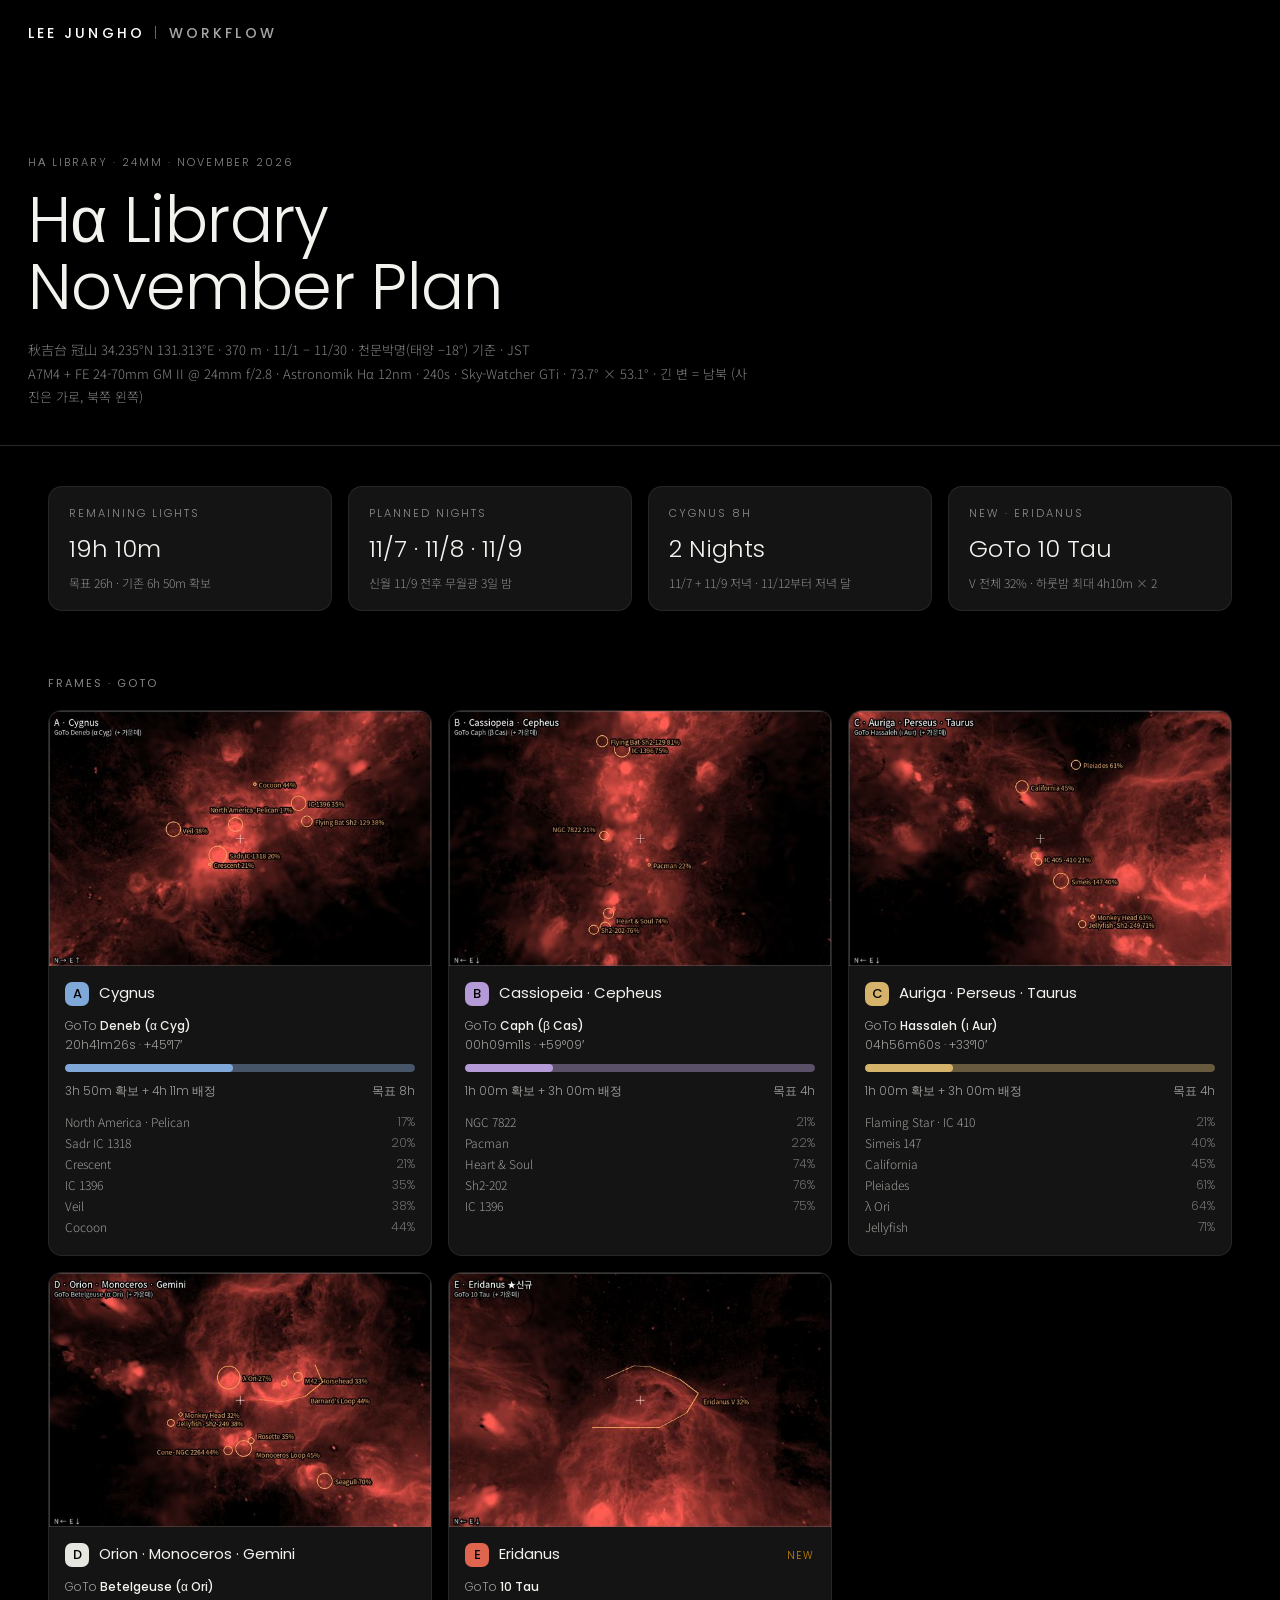
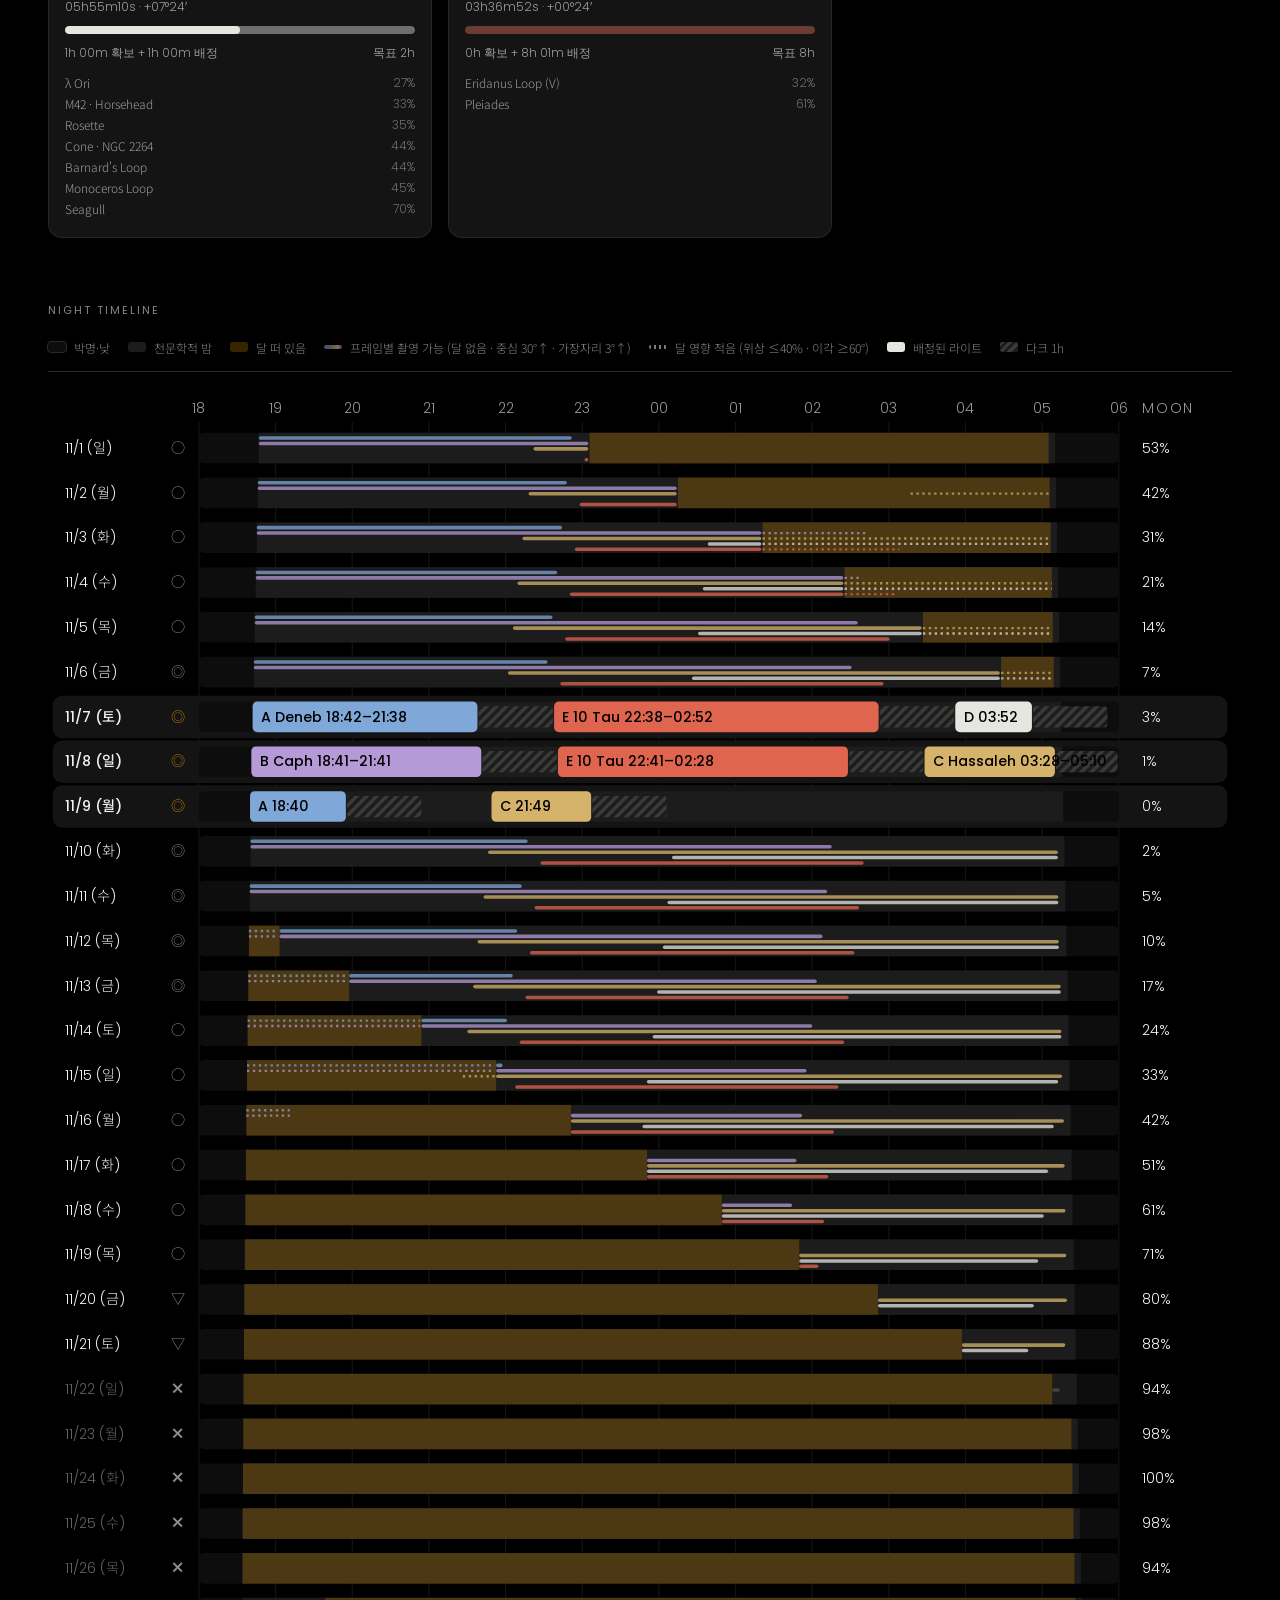
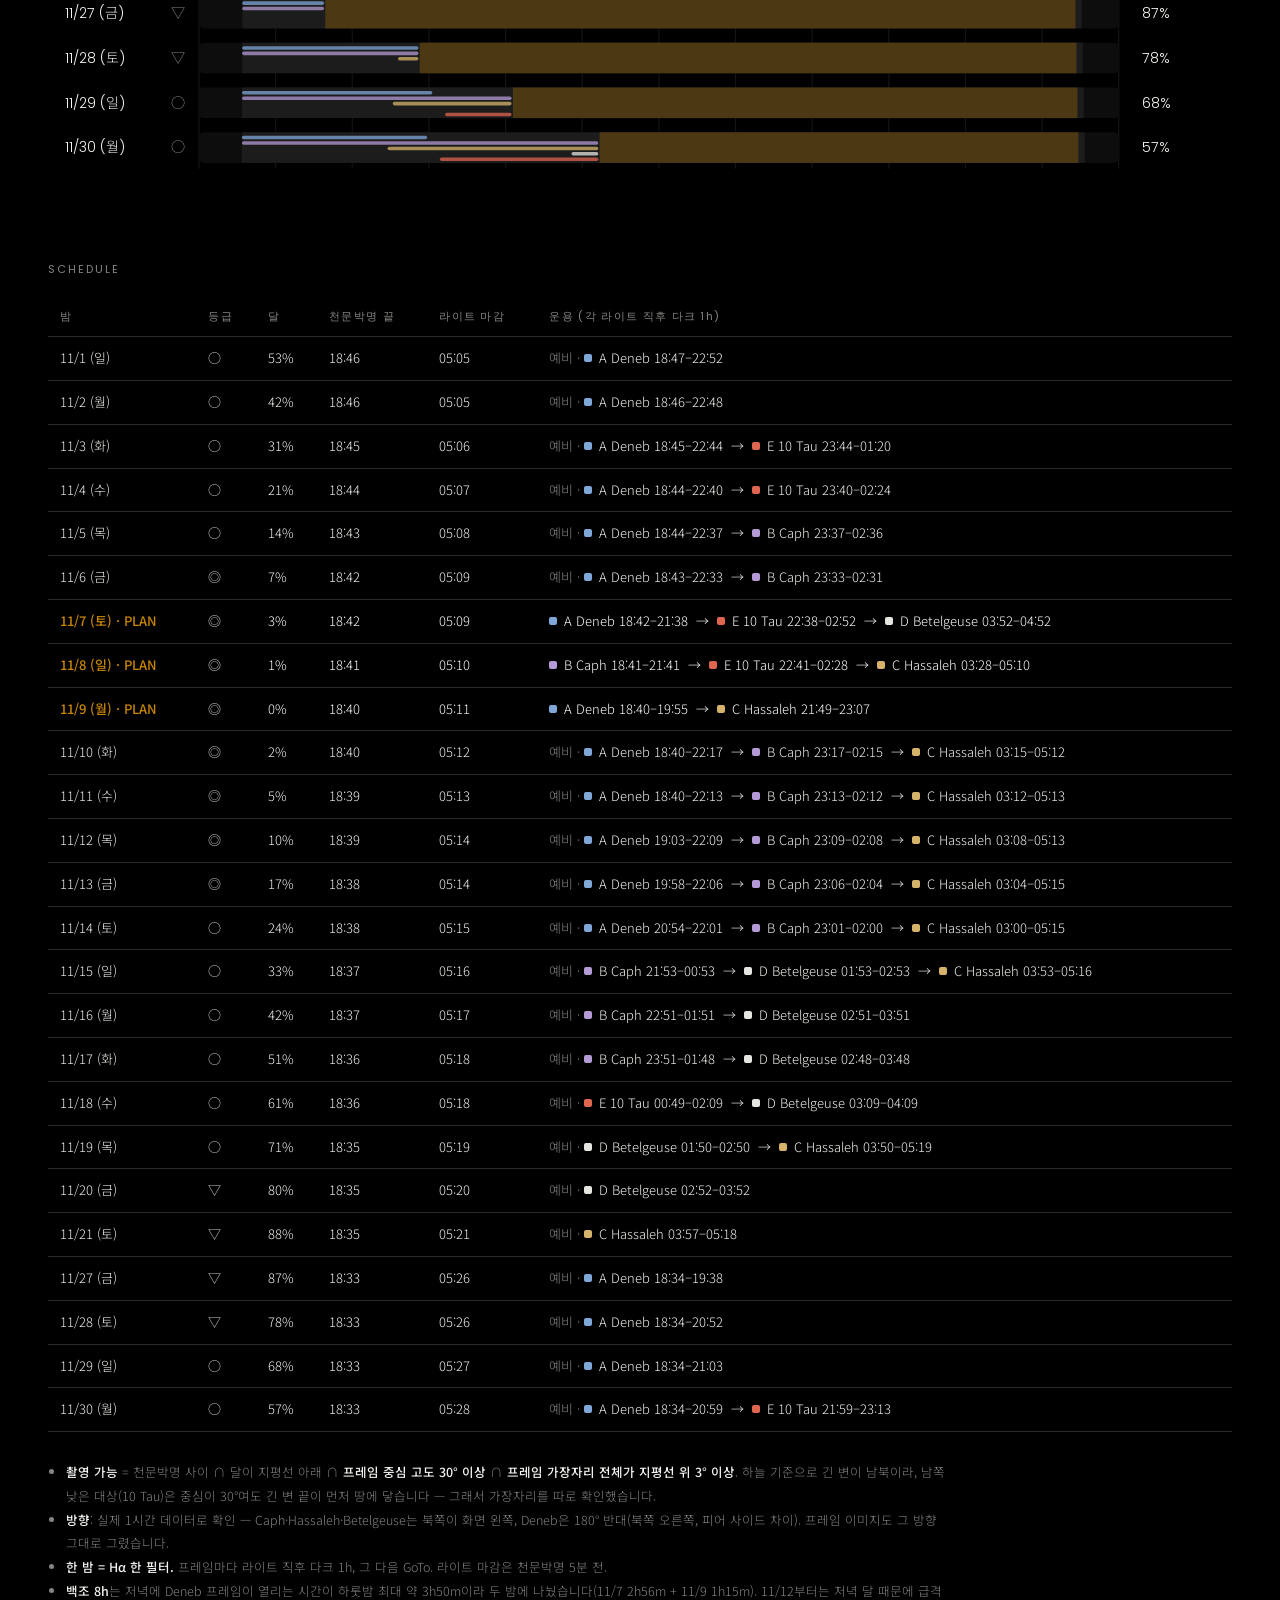
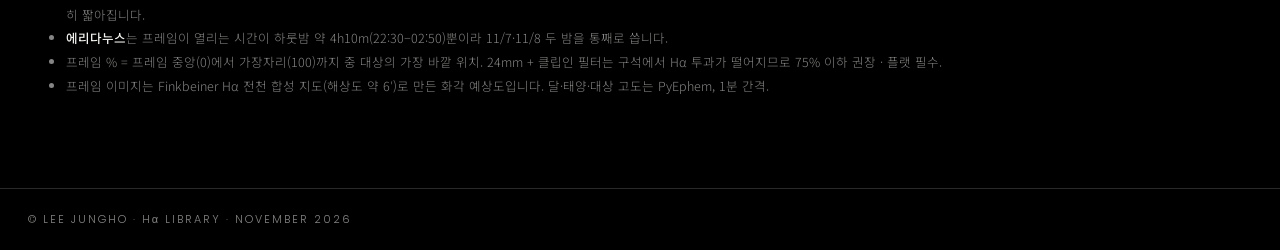
<file: workflow/ha24-november-plan.html>
<!doctype html>
<html lang="ko"><head><meta charset="utf-8"><meta name="viewport" content="width=device-width,initial-scale=1">
<title>Lee Jungho — Hα Library · November 2026 Plan</title>
<link rel="preconnect" href="https://fonts.googleapis.com"><link rel="preconnect" href="https://fonts.gstatic.com" crossorigin>
<link href="https://fonts.googleapis.com/css2?family=Poppins:wght@300;400;500;600&family=Noto+Sans+KR:wght@300;400;500&display=swap" rel="stylesheet">
<style>
:root{color-scheme:dark;--bg:#000;--fg:#f2f2ee;--fg-dim:rgba(242,242,238,0.55);--line:rgba(255,255,255,0.16);--card:#141414;--card-line:rgba(255,255,255,0.08);
--panel:#141414;--text:#f2f2ee;--text2:rgba(242,242,238,0.62);--muted:rgba(242,242,238,0.4);--grid:rgba(255,255,255,0.08);
--twi:#0d0d0d;--night:#1c1c1c;--moon:#c98500;--accent:#c98500}
*{box-sizing:border-box;margin:0;padding:0}
html,body{background:var(--bg);color:var(--fg)}
body{font-family:'Noto Sans KR','Poppins',-apple-system,BlinkMacSystemFont,sans-serif;font-weight:300;font-size:14px;line-height:1.6;-webkit-font-smoothing:antialiased}
header.topbar{display:flex;align-items:center;justify-content:space-between;padding:22px 28px}
.wordmark{font-family:'Poppins',sans-serif;font-weight:500;font-size:14px;letter-spacing:.22em;color:#fff}
.wordmark .sep{opacity:.4;font-weight:300;margin:0 2px}.wordmark .dim{opacity:.65}
.page-hero{padding:88px 28px 36px;border-bottom:1px solid var(--line)}
.eyebrow{font-family:'Poppins',sans-serif;font-size:11px;letter-spacing:.18em;color:var(--fg-dim);margin-bottom:14px;text-transform:uppercase}
.page-hero h1{font-family:'Poppins',sans-serif;font-weight:300;font-size:clamp(32px,6vw,64px);letter-spacing:-.01em;line-height:1.05}
.page-hero p.note{margin-top:18px;font-size:13px;color:var(--fg-dim);max-width:720px;line-height:1.8}
.wrap{max-width:1240px;margin:0 auto;padding:40px 28px 90px}
.tiles{display:grid;grid-template-columns:repeat(auto-fit,minmax(220px,1fr));gap:16px;margin-bottom:12px}
.tile{background:var(--card);border:1px solid var(--card-line);border-radius:14px;padding:18px 20px}
.tile .k{font-family:'Poppins',sans-serif;font-size:11px;letter-spacing:.18em;color:var(--fg-dim);text-transform:uppercase}
.tile .v{font-family:'Poppins','Noto Sans KR',sans-serif;font-size:24px;font-weight:300;margin-top:8px;font-variant-numeric:tabular-nums}
.tile .n{color:var(--fg-dim);font-size:12px;margin-top:4px}
h2{font-family:'Poppins',sans-serif;font-size:11px;font-weight:400;letter-spacing:.18em;color:var(--fg-dim);margin:64px 0 18px;text-transform:uppercase}
.frames{display:grid;grid-template-columns:repeat(auto-fill,minmax(340px,1fr));gap:16px}
.fr{background:var(--card);border:1px solid var(--card-line);border-radius:14px;overflow:hidden;display:flex;flex-direction:column}
.fr img{display:block;width:100%;aspect-ratio:3/2;object-fit:cover;background:#0a0a0a}
.fr .b{padding:16px 16px 18px;display:flex;flex-direction:column;gap:10px;flex:1}
.fr .t{display:flex;align-items:baseline;gap:10px}
.fr .id{font-family:'Poppins',sans-serif;font-weight:500;font-size:13px;width:24px;height:24px;border-radius:7px;display:inline-grid;place-items:center;color:#000;flex:none}
.fr h3{font-family:'Poppins','Noto Sans KR',sans-serif;font-weight:400;font-size:15px;line-height:1.3}
.fr .new{font-family:'Poppins',sans-serif;font-size:10px;letter-spacing:.18em;color:var(--accent);margin-left:auto}
.fr .go{font-family:'Poppins',sans-serif;font-size:12px;color:var(--text2);font-variant-numeric:tabular-nums}
.fr .go b{color:var(--fg);font-weight:500}
.bar{height:8px;border-radius:4px;background:#232323;position:relative;overflow:hidden}
.bar i{position:absolute;top:0;bottom:0;left:0;border-radius:4px}
.bar i.p{opacity:.38}
.hrs{display:flex;flex-wrap:wrap;gap:2px 12px;justify-content:space-between;font-family:'Poppins',sans-serif;font-size:11.5px;color:var(--text2);font-variant-numeric:tabular-nums}
.inc{list-style:none;font-size:12px;color:var(--text2);line-height:1.75}
.inc li{display:flex;justify-content:space-between;gap:10px}.inc li span:last-child{font-family:'Poppins',sans-serif;font-variant-numeric:tabular-nums;color:var(--muted)}
.legend{display:flex;flex-wrap:wrap;gap:18px;margin:0 0 14px;color:var(--fg-dim);font-size:12px}.legend span{display:inline-flex;align-items:center;gap:8px}
.sw{width:18px;height:10px;border-radius:3px;display:inline-block}
.chart{overflow-x:auto;border-top:1px solid var(--line);padding-top:10px}#c{display:block;min-width:960px;width:100%;height:auto}
svg text{font-family:'Poppins','Noto Sans KR',sans-serif;font-size:12px}svg text:not([fill]){fill:var(--text2)}
.tip{position:fixed;pointer-events:none;background:var(--card);color:var(--fg);border:1px solid var(--line);border-radius:12px;padding:12px 14px;font-size:12.5px;box-shadow:0 10px 30px rgba(0,0,0,.6);opacity:0;transition:opacity .1s;min-width:260px;z-index:9}
.tip b{font-family:'Poppins','Noto Sans KR',sans-serif;font-weight:500;display:block;margin-bottom:6px}.tip .r{display:flex;justify-content:space-between;gap:18px;font-variant-numeric:tabular-nums;line-height:1.75}.tip .r span:first-child{color:var(--fg-dim)}
table{border-collapse:collapse;width:100%;font-variant-numeric:tabular-nums;font-size:13px}
th,td{padding:11px 12px;border-bottom:1px solid var(--line);text-align:left;white-space:nowrap}
th{color:var(--fg-dim);font-family:'Poppins',sans-serif;font-weight:400;font-size:11px;letter-spacing:.12em}
td .dot{display:inline-block;width:8px;height:8px;border-radius:2px;margin-right:7px;vertical-align:1px}
tr.pk td{color:#fff}tr.pk td:first-child{color:var(--accent);font-weight:500}.tbl{overflow-x:auto}
.notes{color:var(--fg-dim);font-size:12.5px;margin-top:28px;padding-left:18px;line-height:1.9;max-width:900px}
.notes b{color:var(--fg);font-weight:500}
footer{border-top:1px solid var(--line);padding:22px 28px;font-family:'Poppins',sans-serif;font-size:11px;letter-spacing:.18em;color:var(--fg-dim)}
@media(max-width:700px){.frames{grid-template-columns:1fr;gap:12px}.fr .b{padding:12px 12px 14px}.fr h3{font-size:13.5px}.inc{font-size:11px}.page-hero{padding:64px 18px 28px}.wrap{padding:28px 18px 70px}header.topbar{padding:18px}}
</style></head><body>
<header class="topbar"><div class="wordmark">LEE JUNGHO <span class="sep">|</span> <span class="dim">WORKFLOW</span></div></header>
<section class="page-hero">
<div class="eyebrow">Hα Library · 24mm · November 2026</div>
<h1>Hα Library<br>November Plan</h1>
<p class="note">秋吉台 冠山 34.235°N 131.313°E · 370 m · 11/1 – 11/30 · 천문박명(태양 −18°) 기준 · JST<br>A7M4 + FE 24-70mm GM II @ 24mm f/2.8 · Astronomik Hα 12nm · 240s · Sky-Watcher GTi · 73.7° × 53.1° · 긴 변 = 남북 (사진은 가로, 북쪽 왼쪽)</p>
</section>
<div class="wrap">
<div class="tiles" id="tiles"></div>

<h2>Frames · GoTo</h2>
<div class="frames" id="frames"></div>

<h2>Night Timeline</h2>
<div class="legend">
<span><i class="sw" style="background:var(--twi);outline:1px solid var(--line)"></i>박명·낮</span>
<span><i class="sw" style="background:var(--night)"></i>천문학적 밤</span>
<span><i class="sw" style="background:rgba(201,133,0,.28)"></i>달 떠 있음</span>
<span><i class="sw" style="background:linear-gradient(90deg,#7fa7d8,#b49ad6,#d6b36a,#e6e6e0,#e0654f);opacity:.5;height:4px"></i>프레임별 촬영 가능 (달 없음 · 중심 30°↑ · 가장자리 3°↑)</span>
<span><i class="sw" style="background:repeating-linear-gradient(90deg,rgba(242,242,238,.5) 0 2px,transparent 2px 5px);height:4px"></i>달 영향 적음 (위상 ≤40% · 이각 ≥60°)</span>
<span><i class="sw" style="background:#e6e6e0"></i>배정된 라이트</span>
<span><i class="sw" style="background:repeating-linear-gradient(135deg,#3a3a38 0 3px,#1c1c1c 3px 6px)"></i>다크 1h</span>
</div>
<div class="chart"><svg id="c" role="img" aria-label="11월 밤별 프레임 촬영 가능 시간과 배정"></svg></div>
<div class="tip" id="tip"></div>

<h2>Schedule</h2><div class="tbl"><table id="t"></table></div>
<ul class="notes">
<li><b>촬영 가능</b> = 천문박명 사이 ∩ 달이 지평선 아래 ∩ <b>프레임 중심 고도 30° 이상</b> ∩ <b>프레임 가장자리 전체가 지평선 위 3° 이상</b>. 하늘 기준으로 긴 변이 남북이라, 남쪽 낮은 대상(10 Tau)은 중심이 30°여도 긴 변 끝이 먼저 땅에 닿습니다 — 그래서 가장자리를 따로 확인했습니다.</li><li><b>방향</b>: 실제 1시간 데이터로 확인 — Caph·Hassaleh·Betelgeuse는 북쪽이 화면 왼쪽, Deneb은 180° 반대(북쪽 오른쪽, 피어 사이드 차이). 프레임 이미지도 그 방향 그대로 그렸습니다.</li>
<li><b>한 밤 = Hα 한 필터.</b> 프레임마다 라이트 직후 다크 1h, 그 다음 GoTo. 라이트 마감은 천문박명 5분 전.</li>
<li><b>백조 8h</b>는 저녁에 Deneb 프레임이 열리는 시간이 하룻밤 최대 약 3h50m이라 두 밤에 나눴습니다(11/7 2h56m + 11/9 1h15m). 11/12부터는 저녁 달 때문에 급격히 짧아집니다.</li><li><b>에리다누스</b>는 프레임이 열리는 시간이 하룻밤 약 4h10m(22:30–02:50)뿐이라 11/7·11/8 두 밤을 통째로 씁니다.</li>
<li>프레임 % = 프레임 중앙(0)에서 가장자리(100)까지 중 대상의 가장 바깥 위치. 24mm + 클립인 필터는 구석에서 Hα 투과가 떨어지므로 75% 이하 권장 · 플랫 필수.</li>
<li>프레임 이미지는 Finkbeiner Hα 전천 합성 지도(해상도 약 6′)로 만든 화각 예상도입니다. 달·태양·대상 고도는 PyEphem, 1분 간격.</li>
</ul>
</div>
<footer>© LEE JUNGHO · Hα LIBRARY · NOVEMBER 2026</footer>
<script>
const DATA={"rows": [{"m": 11, "d": 1, "dow": "일", "ph": 53, "g": "B", "moonless": 4.3, "dusk": 46.8, "le": 665.1, "dawn": 670.1, "dusk_s": "18:46", "le_s": "05:05", "moon": [[305.8, 665.1, "23:05", "05:05"]], "win": {"A": [[46.8, 291.8]], "B": [[46.8, 304.8]], "C": [[261.8, 304.8]], "D": [], "E": [[301.8, 304.8]]}, "weak": {"A": [], "B": [], "C": [], "D": [], "E": []}, "plan": null, "alt": [["A", 46.8, 291.8]]}, {"m": 11, "d": 2, "dow": "월", "ph": 42, "g": "B", "moonless": 5.5, "dusk": 46.0, "le": 665.9, "dawn": 670.9, "dusk_s": "18:46", "le_s": "05:05", "moon": [[375.0, 665.9, "00:15", "05:05"]], "win": {"A": [[46.0, 288.0]], "B": [[46.0, 374.0]], "C": [[258.0, 374.0]], "D": [], "E": [[298.0, 374.0]]}, "weak": {"A": [], "B": [], "C": [[557.0, 665.0]], "D": [], "E": []}, "plan": null, "alt": [["A", 46.0, 288.0]]}, {"m": 11, "d": 3, "dow": "화", "ph": 31, "g": "B", "moonless": 6.6, "dusk": 45.2, "le": 666.7, "dawn": 671.7, "dusk_s": "18:45", "le_s": "05:06", "moon": [[441.2, 666.7, "01:21", "05:06"]], "win": {"A": [[45.2, 284.2]], "B": [[45.2, 440.2]], "C": [[253.2, 440.2]], "D": [[398.2, 440.2]], "E": [[294.2, 440.2]]}, "weak": {"A": [], "B": [[441.2, 523.2]], "C": [[441.2, 666.2]], "D": [[441.2, 666.2]], "E": [[441.2, 548.2]]}, "plan": null, "alt": [["A", 45.2, 284.2], ["E", 344.2, 440.2]]}, {"m": 11, "d": 4, "dow": "수", "ph": 21, "g": "B", "moonless": 7.7, "dusk": 44.4, "le": 667.5, "dawn": 672.5, "dusk_s": "18:44", "le_s": "05:07", "moon": [[505.4, 667.5, "02:25", "05:07"]], "win": {"A": [[44.4, 280.4]], "B": [[44.4, 504.4]], "C": [[249.4, 504.4]], "D": [[394.4, 504.4]], "E": [[290.4, 504.4]]}, "weak": {"A": [], "B": [[505.4, 519.4]], "C": [[505.4, 667.4]], "D": [[505.4, 667.4]], "E": [[505.4, 544.4]]}, "plan": null, "alt": [["A", 44.4, 280.4], ["E", 340.4, 504.4]]}, {"m": 11, "d": 5, "dow": "목", "ph": 14, "g": "B", "moonless": 8.7, "dusk": 43.7, "le": 668.3, "dawn": 673.3, "dusk_s": "18:43", "le_s": "05:08", "moon": [[566.7, 668.3, "03:26", "05:08"]], "win": {"A": [[43.7, 276.7]], "B": [[43.7, 515.7]], "C": [[245.7, 565.7]], "D": [[390.7, 565.7]], "E": [[286.7, 540.7]]}, "weak": {"A": [], "B": [], "C": [[566.7, 667.7]], "D": [[566.7, 667.7]], "E": []}, "plan": null, "alt": [["A", 43.7, 276.7], ["B", 336.7, 515.7]]}, {"m": 11, "d": 6, "dow": "금", "ph": 7, "g": "A", "moonless": 9.8, "dusk": 42.9, "le": 669.1, "dawn": 674.1, "dusk_s": "18:42", "le_s": "05:09", "moon": [[627.9, 669.1, "04:27", "05:09"]], "win": {"A": [[42.9, 272.9]], "B": [[42.9, 510.9]], "C": [[241.9, 626.9]], "D": [[385.9, 626.9]], "E": [[282.9, 535.9]]}, "weak": {"A": [], "B": [], "C": [[627.9, 668.9]], "D": [[627.9, 668.9]], "E": []}, "plan": null, "alt": [["A", 42.9, 272.9], ["B", 332.9, 510.9]]}, {"m": 11, "d": 7, "dow": "토", "ph": 3, "g": "A", "moonless": 10.5, "dusk": 42.2, "le": 670.0, "dawn": 675.0, "dusk_s": "18:42", "le_s": "05:09", "moon": [], "win": {"A": [[42.2, 268.2]], "B": [[42.2, 507.2]], "C": [[238.2, 669.2]], "D": [[382.2, 669.2]], "E": [[278.2, 532.2]]}, "weak": {"A": [], "B": [], "C": [], "D": [], "E": []}, "plan": [["A", 42, 218], ["E", 278, 532], ["D", 592, 652]], "alt": [["A", 42.2, 268.2], ["B", 328.2, 507.2], ["C", 567.2, 669.2]]}, {"m": 11, "d": 8, "dow": "일", "ph": 1, "g": "A", "moonless": 10.5, "dusk": 41.6, "le": 670.8, "dawn": 675.8, "dusk_s": "18:41", "le_s": "05:10", "moon": [], "win": {"A": [[41.6, 264.6]], "B": [[41.6, 503.6]], "C": [[233.6, 670.6]], "D": [[378.6, 670.6]], "E": [[274.6, 528.6]]}, "weak": {"A": [], "B": [], "C": [], "D": [], "E": []}, "plan": [["B", 41, 221], ["E", 281, 508], ["C", 568, 670]], "alt": [["A", 41.6, 264.6], ["B", 324.6, 503.6], ["C", 563.6, 670.6]]}, {"m": 11, "d": 9, "dow": "월", "ph": 0, "g": "A", "moonless": 10.5, "dusk": 40.9, "le": 671.6, "dawn": 676.6, "dusk_s": "18:40", "le_s": "05:11", "moon": [], "win": {"A": [[40.9, 260.9]], "B": [[40.9, 499.9]], "C": [[229.9, 670.9]], "D": [[374.9, 670.9]], "E": [[270.9, 524.9]]}, "weak": {"A": [], "B": [], "C": [], "D": [], "E": []}, "plan": [["A", 40, 115], ["C", 229, 307]], "alt": [["A", 40.9, 260.9], ["B", 320.9, 499.9], ["C", 559.9, 670.9]]}, {"m": 11, "d": 10, "dow": "화", "ph": 2, "g": "A", "moonless": 10.6, "dusk": 40.3, "le": 672.4, "dawn": 677.4, "dusk_s": "18:40", "le_s": "05:12", "moon": [], "win": {"A": [[40.3, 257.3]], "B": [[40.3, 495.3]], "C": [[226.3, 672.3]], "D": [[370.3, 672.3]], "E": [[267.3, 520.3]]}, "weak": {"A": [], "B": [], "C": [], "D": [], "E": []}, "plan": null, "alt": [["A", 40.3, 257.3], ["B", 317.3, 495.3], ["C", 555.3, 672.3]]}, {"m": 11, "d": 11, "dow": "수", "ph": 5, "g": "A", "moonless": 10.6, "dusk": 39.7, "le": 673.2, "dawn": 678.2, "dusk_s": "18:39", "le_s": "05:13", "moon": [], "win": {"A": [[39.7, 252.7]], "B": [[39.7, 491.7]], "C": [[222.7, 672.7]], "D": [[366.7, 672.7]], "E": [[262.7, 516.7]]}, "weak": {"A": [], "B": [], "C": [], "D": [], "E": []}, "plan": null, "alt": [["A", 39.7, 252.7], ["B", 312.7, 491.7], ["C", 551.7, 672.7]]}, {"m": 11, "d": 12, "dow": "목", "ph": 10, "g": "A", "moonless": 10.2, "dusk": 39.1, "le": 674.0, "dawn": 679.0, "dusk_s": "18:39", "le_s": "05:14", "moon": [[39.1, 63.1, "18:39", "19:03"]], "win": {"A": [[63.1, 249.1]], "B": [[63.1, 488.1]], "C": [[218.1, 673.1]], "D": [[363.1, 673.1]], "E": [[259.1, 513.1]]}, "weak": {"A": [[39.1, 62.1]], "B": [[39.1, 62.1]], "C": [], "D": [], "E": []}, "plan": null, "alt": [["A", 63.1, 249.1], ["B", 309.1, 488.1], ["C", 548.1, 673.1]]}, {"m": 11, "d": 13, "dow": "금", "ph": 17, "g": "A", "moonless": 9.3, "dusk": 38.6, "le": 674.8, "dawn": 679.8, "dusk_s": "18:38", "le_s": "05:14", "moon": [[38.6, 117.6, "18:38", "19:57"]], "win": {"A": [[117.6, 245.6]], "B": [[117.6, 483.6]], "C": [[214.6, 674.6]], "D": [[358.6, 674.6]], "E": [[255.6, 508.6]]}, "weak": {"A": [[38.6, 116.6]], "B": [[38.6, 116.6]], "C": [], "D": [], "E": []}, "plan": null, "alt": [["A", 117.6, 245.6], ["B", 305.6, 483.6], ["C", 543.6, 674.6]]}, {"m": 11, "d": 14, "dow": "토", "ph": 24, "g": "B", "moonless": 8.4, "dusk": 38.1, "le": 675.6, "dawn": 680.6, "dusk_s": "18:38", "le_s": "05:15", "moon": [[38.1, 174.1, "18:38", "20:54"]], "win": {"A": [[174.1, 241.1]], "B": [[174.1, 480.1]], "C": [[210.1, 675.1]], "D": [[355.1, 675.1]], "E": [[251.1, 505.1]]}, "weak": {"A": [[38.1, 173.1]], "B": [[38.1, 173.1]], "C": [], "D": [], "E": []}, "plan": null, "alt": [["A", 174.1, 241.1], ["B", 301.1, 480.1], ["C", 540.1, 675.1]]}, {"m": 11, "d": 15, "dow": "일", "ph": 33, "g": "B", "moonless": 7.4, "dusk": 37.6, "le": 676.4, "dawn": 681.4, "dusk_s": "18:37", "le_s": "05:16", "moon": [[37.6, 232.6, "18:37", "21:52"]], "win": {"A": [[232.6, 237.6]], "B": [[232.6, 475.6]], "C": [[232.6, 675.6]], "D": [[350.6, 672.6]], "E": [[247.6, 500.6]]}, "weak": {"A": [[37.6, 231.6]], "B": [[37.6, 231.6]], "C": [[206.6, 231.6]], "D": [], "E": []}, "plan": null, "alt": [["B", 232.6, 412.6], ["D", 472.6, 532.6], ["C", 592.6, 675.6]]}, {"m": 11, "d": 16, "dow": "월", "ph": 42, "g": "B", "moonless": 6.5, "dusk": 37.1, "le": 677.3, "dawn": 682.3, "dusk_s": "18:37", "le_s": "05:17", "moon": [[37.1, 291.1, "18:37", "22:51"]], "win": {"A": [], "B": [[291.1, 472.1]], "C": [[291.1, 677.1]], "D": [[347.1, 669.1]], "E": [[291.1, 497.1]]}, "weak": {"A": [[37.1, 71.1]], "B": [[37.1, 71.1]], "C": [], "D": [], "E": []}, "plan": null, "alt": [["B", 291.1, 471.1], ["D", 531.1, 591.1]]}, {"m": 11, "d": 17, "dow": "화", "ph": 51, "g": "B", "moonless": 5.5, "dusk": 36.7, "le": 678.1, "dawn": 683.1, "dusk_s": "18:36", "le_s": "05:18", "moon": [[36.7, 350.7, "18:36", "23:50"]], "win": {"A": [], "B": [[350.7, 467.7]], "C": [[350.7, 677.7]], "D": [[350.7, 664.7]], "E": [[350.7, 492.7]]}, "weak": {"A": [], "B": [], "C": [], "D": [], "E": []}, "plan": null, "alt": [["B", 350.7, 467.7], ["D", 527.7, 587.7]]}, {"m": 11, "d": 18, "dow": "수", "ph": 61, "g": "B", "moonless": 4.5, "dusk": 36.3, "le": 678.9, "dawn": 683.9, "dusk_s": "18:36", "le_s": "05:18", "moon": [[36.3, 409.3, "18:36", "00:49"]], "win": {"A": [], "B": [[409.3, 464.3]], "C": [[409.3, 678.3]], "D": [[409.3, 661.3]], "E": [[409.3, 489.3]]}, "weak": {"A": [], "B": [], "C": [], "D": [], "E": []}, "plan": null, "alt": [["E", 409.3, 489.3], ["D", 549.3, 609.3]]}, {"m": 11, "d": 19, "dow": "목", "ph": 71, "g": "B", "moonless": 3.5, "dusk": 35.9, "le": 679.7, "dawn": 684.7, "dusk_s": "18:35", "le_s": "05:19", "moon": [[35.9, 469.9, "18:35", "01:49"]], "win": {"A": [], "B": [], "C": [[469.9, 678.9]], "D": [[469.9, 656.9]], "E": [[469.9, 484.9]]}, "weak": {"A": [], "B": [], "C": [], "D": [], "E": []}, "plan": null, "alt": [["D", 469.9, 529.9], ["C", 589.9, 678.9]]}, {"m": 11, "d": 20, "dow": "금", "ph": 80, "g": "C", "moonless": 2.5, "dusk": 35.5, "le": 680.5, "dawn": 685.5, "dusk_s": "18:35", "le_s": "05:20", "moon": [[35.5, 531.5, "18:35", "02:51"]], "win": {"A": [], "B": [], "C": [[531.5, 679.5]], "D": [[531.5, 653.5]], "E": []}, "weak": {"A": [], "B": [], "C": [], "D": [], "E": []}, "plan": null, "alt": [["D", 531.5, 591.5]]}, {"m": 11, "d": 21, "dow": "토", "ph": 88, "g": "C", "moonless": 1.4, "dusk": 35.2, "le": 681.3, "dawn": 686.3, "dusk_s": "18:35", "le_s": "05:21", "moon": [[35.2, 597.2, "18:35", "03:57"]], "win": {"A": [], "B": [], "C": [[597.2, 678.2]], "D": [[597.2, 649.2]], "E": []}, "weak": {"A": [], "B": [], "C": [], "D": [], "E": []}, "plan": null, "alt": [["C", 597.2, 678.2]]}, {"m": 11, "d": 22, "dow": "일", "ph": 94, "g": "X", "moonless": 0.2, "dusk": 34.9, "le": 682.1, "dawn": 687.1, "dusk_s": "18:34", "le_s": "05:22", "moon": [[34.9, 667.9, "18:34", "05:07"]], "win": {"A": [], "B": [], "C": [[667.9, 673.9]], "D": [], "E": []}, "weak": {"A": [], "B": [], "C": [], "D": [], "E": []}, "plan": null, "alt": []}, {"m": 11, "d": 23, "dow": "월", "ph": 98, "g": "X", "moonless": 0.0, "dusk": 34.7, "le": 682.9, "dawn": 687.9, "dusk_s": "18:34", "le_s": "05:22", "moon": [[34.7, 682.9, "18:34", "05:22"]], "win": {"A": [], "B": [], "C": [], "D": [], "E": []}, "weak": {"A": [], "B": [], "C": [], "D": [], "E": []}, "plan": null, "alt": []}, {"m": 11, "d": 24, "dow": "화", "ph": 100, "g": "X", "moonless": 0.0, "dusk": 34.4, "le": 683.7, "dawn": 688.7, "dusk_s": "18:34", "le_s": "05:23", "moon": [[34.4, 683.7, "18:34", "05:23"]], "win": {"A": [], "B": [], "C": [], "D": [], "E": []}, "weak": {"A": [], "B": [], "C": [], "D": [], "E": []}, "plan": null, "alt": []}, {"m": 11, "d": 25, "dow": "수", "ph": 98, "g": "X", "moonless": 0.0, "dusk": 34.2, "le": 684.5, "dawn": 689.5, "dusk_s": "18:34", "le_s": "05:24", "moon": [[34.2, 684.5, "18:34", "05:24"]], "win": {"A": [], "B": [], "C": [], "D": [], "E": []}, "weak": {"A": [], "B": [], "C": [], "D": [], "E": []}, "plan": null, "alt": []}, {"m": 11, "d": 26, "dow": "목", "ph": 94, "g": "X", "moonless": 0.0, "dusk": 34.1, "le": 685.3, "dawn": 690.3, "dusk_s": "18:34", "le_s": "05:25", "moon": [[34.1, 685.3, "18:34", "05:25"]], "win": {"A": [], "B": [], "C": [], "D": [], "E": []}, "weak": {"A": [], "B": [], "C": [], "D": [], "E": []}, "plan": null, "alt": []}, {"m": 11, "d": 27, "dow": "금", "ph": 87, "g": "C", "moonless": 1.1, "dusk": 33.9, "le": 686.1, "dawn": 691.1, "dusk_s": "18:33", "le_s": "05:26", "moon": [[98.9, 686.1, "19:38", "05:26"]], "win": {"A": [[33.9, 97.9]], "B": [[33.9, 97.9]], "C": [], "D": [], "E": []}, "weak": {"A": [], "B": [], "C": [], "D": [], "E": []}, "plan": null, "alt": [["A", 33.9, 97.9]]}, {"m": 11, "d": 28, "dow": "토", "ph": 78, "g": "C", "moonless": 2.3, "dusk": 33.8, "le": 686.9, "dawn": 691.9, "dusk_s": "18:33", "le_s": "05:26", "moon": [[172.8, 686.9, "20:52", "05:26"]], "win": {"A": [[33.8, 171.8]], "B": [[33.8, 171.8]], "C": [[155.8, 171.8]], "D": [], "E": []}, "weak": {"A": [], "B": [], "C": [], "D": [], "E": []}, "plan": null, "alt": [["A", 33.8, 171.8]]}, {"m": 11, "d": 29, "dow": "일", "ph": 68, "g": "B", "moonless": 3.5, "dusk": 33.7, "le": 687.6, "dawn": 692.6, "dusk_s": "18:33", "le_s": "05:27", "moon": [[245.7, 687.6, "22:05", "05:27"]], "win": {"A": [[33.7, 182.7]], "B": [[33.7, 244.7]], "C": [[151.7, 244.7]], "D": [], "E": [[192.7, 244.7]]}, "weak": {"A": [], "B": [], "C": [], "D": [], "E": []}, "plan": null, "alt": [["A", 33.7, 182.7]]}, {"m": 11, "d": 30, "dow": "월", "ph": 57, "g": "B", "moonless": 4.7, "dusk": 33.6, "le": 688.4, "dawn": 693.4, "dusk_s": "18:33", "le_s": "05:28", "moon": [[313.6, 688.4, "23:13", "05:28"]], "win": {"A": [[33.6, 178.6]], "B": [[33.6, 312.6]], "C": [[147.6, 312.6]], "D": [[291.6, 312.6]], "E": [[188.6, 312.6]]}, "weak": {"A": [], "B": [], "C": [], "D": [], "E": []}, "plan": null, "alt": [["A", 33.6, 178.6], ["E", 238.6, 312.6]]}], "frames": [{"k": "A", "name": "Cygnus", "goto": "Deneb (α Cyg)", "ra": "20h41m26s", "dec": "+45°17′", "col": "#7fa7d8", "tgt": 8, "have": 3.83, "plan": 4.18, "inc": [["North America · Pelican", 17], ["Sadr IC 1318", 20], ["Crescent", 21], ["IC 1396", 35], ["Veil", 38], ["Cocoon", 44]], "img": "[data-uri]", "new": false}, {"k": "B", "name": "Cassiopeia · Cepheus", "goto": "Caph (β Cas)", "ra": "00h09m11s", "dec": "+59°09′", "col": "#b49ad6", "tgt": 4, "have": 1, "plan": 3.0, "inc": [["NGC 7822", 21], ["Pacman", 22], ["Heart & Soul", 74], ["Sh2-202", 76], ["IC 1396", 75]], "img": "[data-uri]", "new": false}, {"k": "C", "name": "Auriga · Perseus · Taurus", "goto": "Hassaleh (ι Aur)", "ra": "04h56m60s", "dec": "+33°10′", "col": "#d6b36a", "tgt": 4, "have": 1, "plan": 3.0, "inc": [["Flaming Star · IC 410", 21], ["Simeis 147", 40], ["California", 45], ["Pleiades", 61], ["λ Ori", 64], ["Jellyfish", 71]], "img": "[data-uri]", "new": false}, {"k": "D", "name": "Orion · Monoceros · Gemini", "goto": "Betelgeuse (α Ori)", "ra": "05h55m10s", "dec": "+07°24′", "col": "#e6e6e0", "tgt": 2, "have": 1, "plan": 1.0, "inc": [["λ Ori", 27], ["M42 · Horsehead", 33], ["Rosette", 35], ["Cone · NGC 2264", 44], ["Barnard's Loop", 44], ["Monoceros Loop", 45], ["Seagull", 70]], "img": "[data-uri]", "new": false}, {"k": "E", "name": "Eridanus", "goto": "10 Tau", "ra": "03h36m52s", "dec": "+00°24′", "col": "#e0654f", "tgt": 8, "have": 0, "plan": 8.02, "inc": [["Eridanus Loop (V)", 32], ["Pleiades", 61]], "img": "[data-uri]", "new": true}]};
const R=DATA.rows,FR=DATA.frames,COL={},NAME={};FR.forEach(f=>{COL[f.k]=f.col;NAME[f.k]=f.goto.split(' (')[0]});
const KEYS=FR.map(f=>f.k);
const hm=m=>{const t=((Math.round(m)+18*60)%1440+1440)%1440;return String(Math.floor(t/60)).padStart(2,'0')+':'+String(t%60).padStart(2,'0')};
const dur=h=>h<=0?'—':`${Math.floor(h)}h ${String(Math.round((h%1)*60)).padStart(2,'0')}m`;
const lbl=o=>`${o.m}/${o.d} (${o.dow})`;
const GR={A:'◎',B:'○',C:'▽',X:'✕'};
// tiles
const rem=FR.reduce((a,f)=>a+Math.max(0,f.tgt-f.have),0);
const pk=R.filter(o=>o.plan);
document.getElementById('tiles').innerHTML=[
 ['Remaining Lights',dur(rem),`목표 ${FR.reduce((a,f)=>a+f.tgt,0)}h · 기존 ${dur(FR.reduce((a,f)=>a+f.have,0))} 확보`],
 ['Planned Nights',pk.map(o=>o.m+'/'+o.d).join(' · '),'신월 11/9 전후 무월광 3일 밤'],
 ['Cygnus 8h','2 Nights','11/7 + 11/9 저녁 · 11/12부터 저녁 달'],
 ['New · Eridanus','GoTo 10 Tau','V 전체 32% · 하룻밤 최대 4h10m × 2']
].map(([k,v,n])=>`<div class="tile"><div class="k">${k}</div><div class="v">${v}</div><div class="n">${n}</div></div>`).join('');
// frames
document.getElementById('frames').innerHTML=FR.map(f=>{
 const pH=Math.min(100,f.have/f.tgt*100),pP=Math.min(100,(f.have+f.plan)/f.tgt*100);
 return `<article class="fr"><img src="${f.img}" alt="${f.name} 24mm Hα 화각 예상도" loading="lazy">
 <div class="b"><div class="t"><span class="id" style="background:${f.col}">${f.k}</span><h3>${f.name}</h3>${f.new?'<span class="new">NEW</span>':''}</div>
 <div class="go">GoTo <b>${f.goto}</b><br>${f.ra} · ${f.dec}</div>
 <div class="bar"><i class="p" style="width:${pP}%;background:${f.col}"></i><i style="width:${pH}%;background:${f.col}"></i></div>
 <div class="hrs"><span>${f.have>0?dur(f.have):'0h'} 확보 + ${dur(f.plan)} 배정</span><span>목표 ${f.tgt}h</span></div>
 <ul class="inc">${f.inc.map(([n,p])=>`<li><span>${n}</span><span>${p}%</span></li>`).join('')}</ul></div></article>`}).join('');
// chart
const svg=document.getElementById('c'),NS='http://www.w3.org/2000/svg';
const L=128,TW=780,RH=38,TOP=40,W=L+TW+96,H=TOP+R.length*RH+20;
svg.setAttribute('viewBox',`0 0 ${W} ${H}`);
const x=m=>L+Math.max(0,Math.min(720,m))/720*TW;
const el=(n,a,p=svg)=>{const e=document.createElementNS(NS,n);for(const k in a)e.setAttribute(k,a[k]);p.appendChild(e);return e};
const txt=(s,a,p)=>{const e=el('text',a,p);e.textContent=s;return e};
const defs=el('defs',{});const pat=el('pattern',{id:'dk',width:6,height:6,patternUnits:'userSpaceOnUse',patternTransform:'rotate(45)'},defs);
el('rect',{width:6,height:6,fill:'#1c1c1c'},pat);el('rect',{width:3,height:6,fill:'#3a3a38'},pat);
for(let h=0;h<=12;h++){const X=x(h*60);el('line',{x1:X,x2:X,y1:TOP-6,y2:TOP+R.length*RH-4,stroke:'var(--grid)','stroke-width':1});
 txt(String((18+h)%24).padStart(2,'0'),{x:X,y:TOP-14,'text-anchor':'middle','font-size':11.5});}
txt('MOON',{x:L+TW+20,y:TOP-14,'font-size':11,'letter-spacing':'.12em'});
const tip=document.getElementById('tip');
R.forEach((o,i)=>{
 const y=TOP+i*RH,bh=26,by=y+3,g=el('g',{});const isP=!!o.plan;
 if(isP) el('rect',{x:4,y:y-2,width:W-8,height:RH-2,rx:8,fill:'var(--panel)'},g);
 txt(lbl(o),{x:14,y:by+bh/2+4,'font-size':13,fill:o.g==='X'?'var(--muted)':'var(--text)','font-weight':isP?500:300},g);
 txt(GR[o.g],{x:L-18,y:by+bh/2+4,'font-size':12,'text-anchor':'middle',fill:isP?'var(--accent)':'var(--text2)'},g);
 el('rect',{x:x(0),y:by,width:TW,height:bh,rx:4,fill:'var(--twi)'},g);
 el('rect',{x:x(o.dusk),y:by,width:x(o.dawn)-x(o.dusk),height:bh,fill:'var(--night)'},g);
 o.moon.forEach(([a,b])=>el('rect',{x:x(a),y:by,width:Math.max(0,x(b)-x(a)),height:bh,fill:'rgba(201,133,0,.28)'},g));
 if(isP){
  o.plan.forEach(([k,s,e])=>{
   el('rect',{x:x(s),y:by,width:x(e)-x(s),height:bh,rx:4,fill:COL[k]},g);
   el('rect',{x:x(e)+1,y:by+4,width:x(e+60)-x(e)-2,height:bh-8,rx:3,fill:'url(#dk)'},g);
   const w=x(e)-x(s);
   txt(w>96?`${k} ${NAME[k]} ${hm(s)}–${hm(e)}`:w>40?`${k} ${hm(s)}`:k,{x:x(s)+7,y:by+bh/2+4,'font-size':11.5,fill:'#000','font-weight':500},g);
  });
 } else {
  KEYS.forEach((k,j)=>{const ly=by+3+j*4.6;
   o.win[k].forEach(([a,b])=>el('rect',{x:x(a),y:ly,width:Math.max(0,x(b)-x(a)),height:3,rx:1.5,fill:COL[k],'fill-opacity':o.g==='X'?.25:.75},g));
   o.weak[k].forEach(([a,b])=>el('line',{x1:x(a),x2:x(b),y1:ly+1.5,y2:ly+1.5,stroke:COL[k],'stroke-width':2,'stroke-dasharray':'2 3','stroke-opacity':.7},g));
  });
 }
 txt(o.ph+'%',{x:L+TW+20,y:by+bh/2+4,'font-size':12,fill:'var(--text)'},g);
 const hit=el('rect',{x:0,y:y-2,width:W,height:RH-2,fill:'transparent'},g);
 hit.addEventListener('mousemove',ev=>{
  const rows=[['등급',GR[o.g]+' · 무월광 '+o.moonless+'h'],['천문박명 끝',o.dusk_s],['라이트 마감',o.le_s],['달 위상',o.ph+'%'],['달 떠 있음',o.moon.map(m=>m[2]+'–'+m[3]).join(', ')||'없음']]
   .concat(KEYS.map(k=>[`${k} ${NAME[k]}`,(o.win[k].map(([a,b])=>hm(a)+'–'+hm(b)).join(', ')||'—')+(o.weak[k].length?'  △ '+o.weak[k].map(([a,b])=>hm(a)+'–'+hm(b)).join(', '):'')]));
  if(o.plan) rows.push(['배정',o.plan.map(([k,s,e])=>`${k} ${hm(s)}–${hm(e)}`).join(' → ')]);
  tip.innerHTML=`<b>${lbl(o)} 밤${isP?' · PLAN':''}</b>`+rows.map(([a,b])=>`<div class="r"><span>${a}</span><span>${b}</span></div>`).join('');
  tip.style.opacity=1;tip.style.left=Math.min(ev.clientX+16,innerWidth-tip.offsetWidth-10)+'px';tip.style.top=Math.min(ev.clientY+14,innerHeight-tip.offsetHeight-10)+'px'});
 hit.addEventListener('mouseleave',()=>tip.style.opacity=0);
});
// table: planned + backups
const T=document.getElementById('t');
const dot=k=>`<span class="dot" style="background:${COL[k]}"></span>`;
const seq=a=>a.map(([k,s,e])=>`${dot(k)}${k} ${NAME[k]} ${hm(s)}–${hm(e)}`).join('&nbsp;&nbsp;→&nbsp;&nbsp;');
T.innerHTML='<thead><tr><th>밤</th><th>등급</th><th>달</th><th>천문박명 끝</th><th>라이트 마감</th><th>운용 (각 라이트 직후 다크 1h)</th></tr></thead><tbody>'+
 R.filter(o=>o.plan||o.alt.length).map(o=>`<tr class="${o.plan?'pk':''}"><td>${lbl(o)}${o.plan?' · PLAN':''}</td><td>${GR[o.g]}</td><td>${o.ph}%</td><td>${o.dusk_s}</td><td>${o.le_s}</td><td>${o.plan?seq(o.plan):'<span style="color:var(--fg-dim)">예비 · </span>'+seq(o.alt)}</td></tr>`).join('')+'</tbody>';
</script></body></html>
</file>
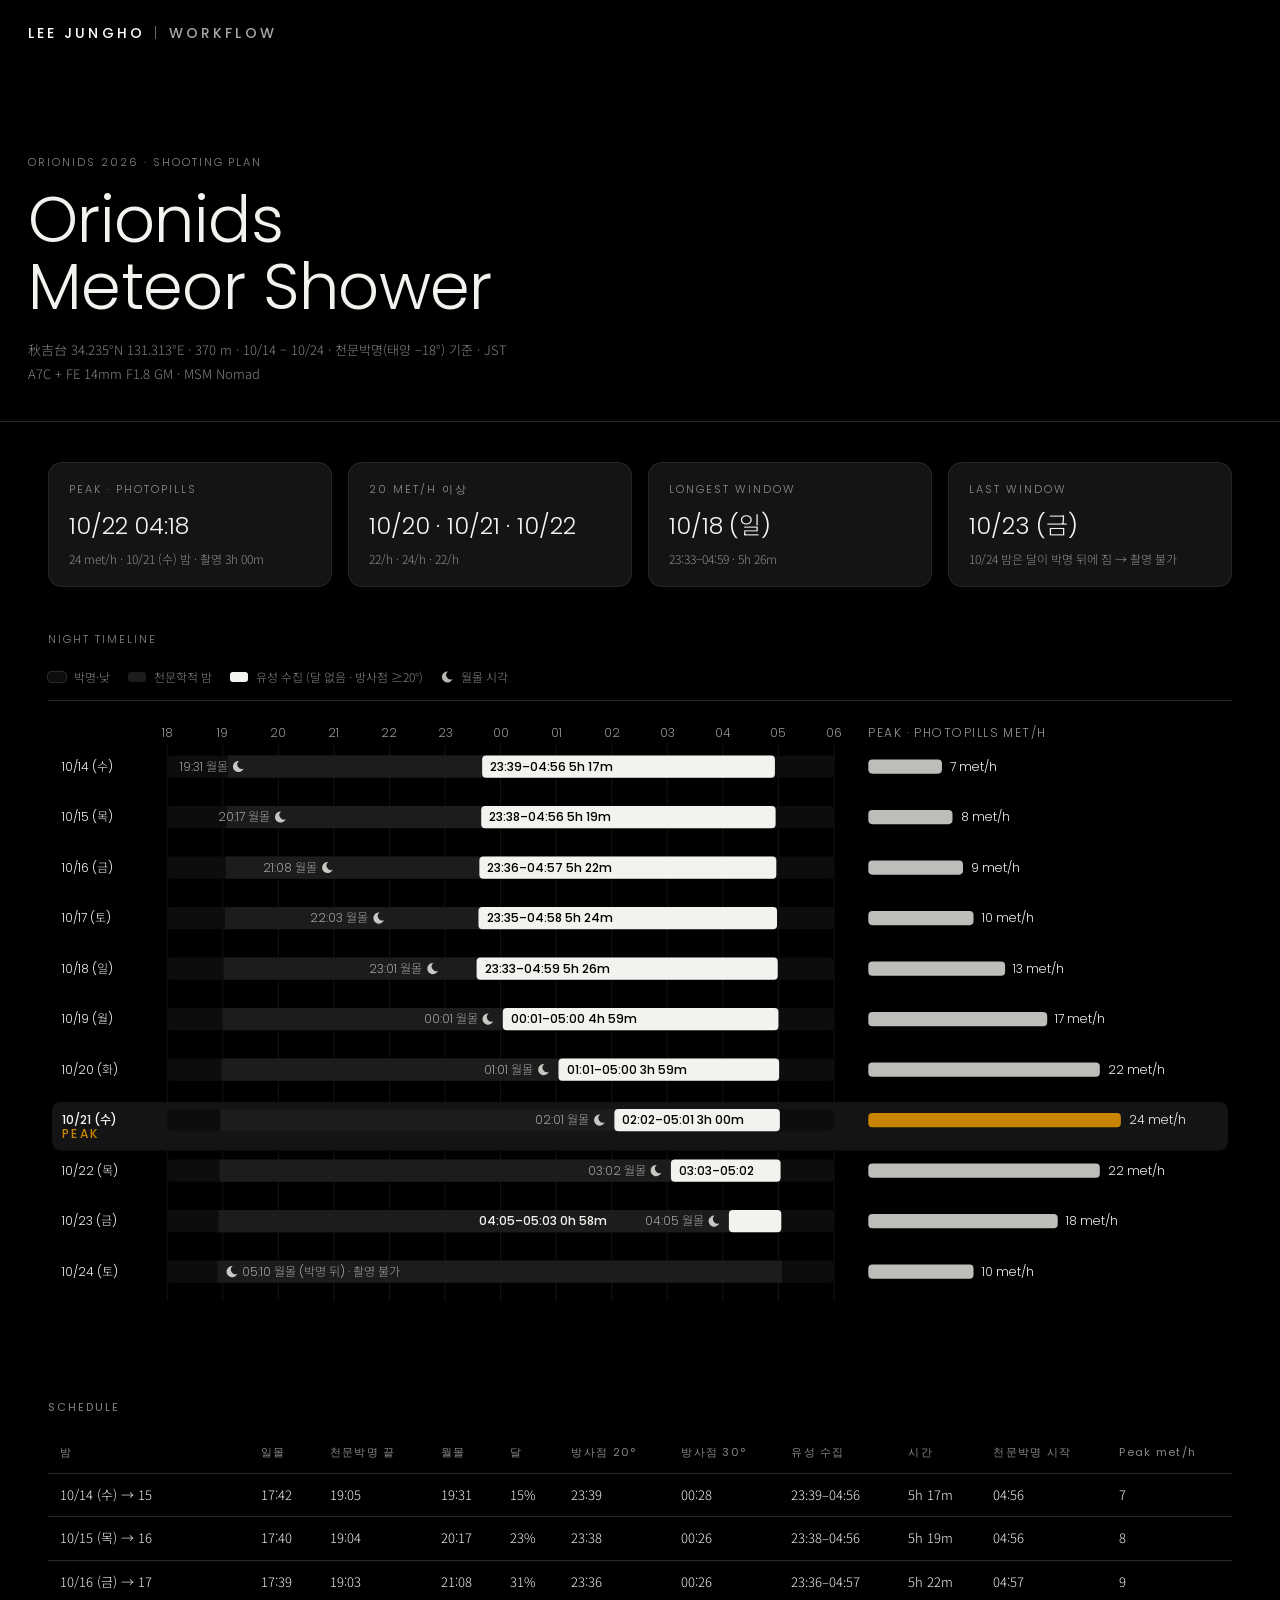
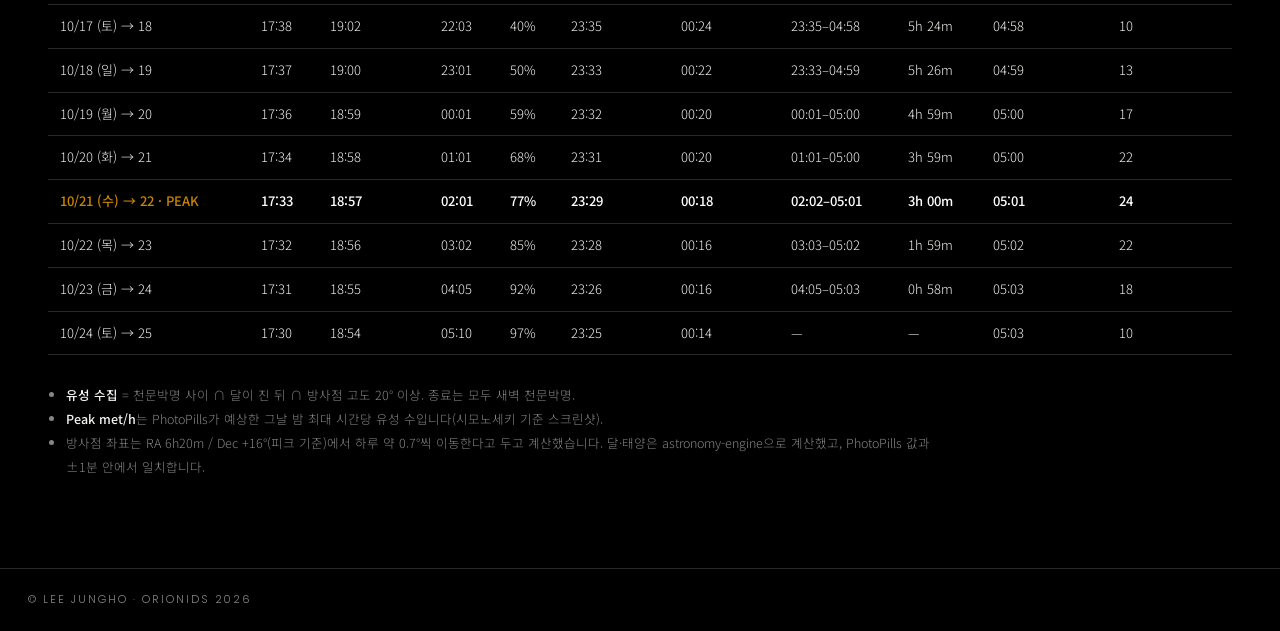
<file: workflow/orionids-2026-plan.html>
<!doctype html>
<html lang="ko"><head><meta charset="utf-8"><meta name="viewport" content="width=device-width,initial-scale=1">
<title>Lee Jungho — Orionids 2026 Shooting Plan</title>
<link rel="preconnect" href="https://fonts.googleapis.com"><link rel="preconnect" href="https://fonts.gstatic.com" crossorigin>
<link href="https://fonts.googleapis.com/css2?family=Poppins:wght@300;400;500;600&family=Noto+Sans+KR:wght@300;400;500&display=swap" rel="stylesheet">
<style>
:root{color-scheme:dark;--bg:#000;--fg:#f2f2ee;--fg-dim:rgba(242,242,238,0.55);--line:rgba(255,255,255,0.16);--card:#141414;--card-line:rgba(255,255,255,0.08);
--surface:#000;--panel:#141414;--text:#f2f2ee;--text2:rgba(242,242,238,0.62);--muted:rgba(242,242,238,0.4);--grid:rgba(255,255,255,0.08);
--twi:#0d0d0d;--night:#1c1c1c;--moon:#c98500;--free:#3d3d3a;--eff:#f2f2ee;--effink:#000;--bar:#f2f2ee;--peak:#c98500}
*{box-sizing:border-box;margin:0;padding:0}
html,body{background:var(--bg);color:var(--fg)}
body{font-family:'Noto Sans KR','Poppins',-apple-system,BlinkMacSystemFont,sans-serif;font-weight:300;font-size:14px;line-height:1.6;-webkit-font-smoothing:antialiased}
.eng{font-family:'Poppins','Noto Sans KR',sans-serif}
header.topbar{display:flex;align-items:center;justify-content:space-between;padding:22px 28px}
.wordmark{font-family:'Poppins',sans-serif;font-weight:500;font-size:14px;letter-spacing:.22em;color:#fff}
.wordmark .sep{opacity:.4;font-weight:300;margin:0 2px}.wordmark .dim{opacity:.65}
.page-hero{padding:88px 28px 36px;border-bottom:1px solid var(--line)}
.eyebrow{font-family:'Poppins',sans-serif;font-size:11px;letter-spacing:.18em;color:var(--fg-dim);margin-bottom:14px;text-transform:uppercase}
.page-hero h1{font-family:'Poppins',sans-serif;font-weight:300;font-size:clamp(32px,6vw,64px);letter-spacing:-.01em;line-height:1.05}
.page-hero p.note{margin-top:18px;font-size:13px;color:var(--fg-dim);max-width:640px;line-height:1.8}
.wrap{max-width:1240px;margin:0 auto;padding:40px 28px 90px}
.tiles{display:grid;grid-template-columns:repeat(auto-fit,minmax(220px,1fr));gap:16px;margin-bottom:44px}
.tile{background:var(--card);border:1px solid var(--card-line);border-radius:14px;padding:18px 20px}
.tile .k{font-family:'Poppins',sans-serif;font-size:11px;letter-spacing:.18em;color:var(--fg-dim);text-transform:uppercase}
.tile .v{font-family:'Poppins','Noto Sans KR',sans-serif;font-size:24px;font-weight:300;margin-top:8px;font-variant-numeric:tabular-nums;letter-spacing:-.005em}
.tile .n{color:var(--fg-dim);font-size:12px;margin-top:4px}
.label{font-family:'Poppins',sans-serif;font-size:11px;letter-spacing:.18em;color:var(--fg-dim);margin:0 0 18px;text-transform:uppercase}
.legend{display:flex;flex-wrap:wrap;gap:18px;margin:0 0 14px;color:var(--fg-dim);font-size:12px}.legend span{display:inline-flex;align-items:center;gap:8px}
.sw{width:18px;height:10px;border-radius:3px;display:inline-block}
.chart{overflow-x:auto;border-top:1px solid var(--line);padding-top:10px}#c{display:block;min-width:900px;width:100%;height:auto}.legend svg{display:inline-block;width:12px;height:12px}
svg text{font-family:'Poppins','Noto Sans KR',sans-serif;font-size:12px}svg text:not([fill]){fill:var(--text2)}
.tip{position:fixed;pointer-events:none;background:var(--card);color:var(--fg);border:1px solid var(--line);border-radius:12px;padding:12px 14px;font-size:12.5px;box-shadow:0 10px 30px rgba(0,0,0,.6);opacity:0;transition:opacity .1s;min-width:230px;z-index:9}
.tip b{font-family:'Poppins','Noto Sans KR',sans-serif;font-weight:500;display:block;margin-bottom:6px}.tip .r{display:flex;justify-content:space-between;gap:18px;font-variant-numeric:tabular-nums;line-height:1.75}.tip .r span:first-child{color:var(--fg-dim)}
h2{font-family:'Poppins',sans-serif;font-size:11px;font-weight:400;letter-spacing:.18em;color:var(--fg-dim);margin:64px 0 16px;text-transform:uppercase}
table{border-collapse:collapse;width:100%;font-variant-numeric:tabular-nums;font-size:13px}
th,td{padding:11px 12px;border-bottom:1px solid var(--line);text-align:left;white-space:nowrap}
th{color:var(--fg-dim);font-family:'Poppins',sans-serif;font-weight:400;font-size:11px;letter-spacing:.12em}
tr.pk td{color:#fff;font-weight:500}tr.pk td:first-child{color:var(--moon)}.tbl{overflow-x:auto}
.notes{color:var(--fg-dim);font-size:12.5px;margin-top:28px;padding-left:18px;line-height:1.9;max-width:900px}
.notes b{color:var(--fg);font-weight:500}
footer{border-top:1px solid var(--line);padding:22px 28px;font-family:'Poppins',sans-serif;font-size:11px;letter-spacing:.18em;color:var(--fg-dim)}
@media(max-width:700px){.page-hero{padding:64px 18px 28px}.wrap{padding:28px 18px 70px}header.topbar{padding:18px}}
</style></head><body>
<header class="topbar"><div class="wordmark">LEE JUNGHO <span class="sep">|</span> <span class="dim">WORKFLOW</span></div></header>
<section class="page-hero">
<div class="eyebrow">Orionids 2026 · Shooting Plan</div>
<h1>Orionids<br>Meteor Shower</h1>
<p class="note">秋吉台 34.235°N 131.313°E · 370 m · 10/14 – 10/24 · 천문박명(태양 −18°) 기준 · JST<br>A7C + FE 14mm F1.8 GM · MSM Nomad</p>
</section>
<div class="wrap">
<div class="tiles" id="tiles"></div>
<div class="label">Night Timeline</div>
<div class="legend">
<span><i class="sw" style="background:var(--twi);outline:1px solid var(--line)"></i>박명·낮</span>
<span><i class="sw" style="background:var(--night)"></i>천문학적 밤</span>
<span><i class="sw" style="background:var(--eff)"></i>유성 수집 (달 없음 · 방사점 ≥20°)</span>
<span><svg width="12" height="12" viewBox="0 0 12 12" style="vertical-align:-1px"><path d="M7 .5A5.5 5.5 0 1 0 11.5 8 4.4 4.4 0 0 1 7 .5Z" fill="rgba(242,242,238,.75)"/></svg> 월몰 시각</span>
</div>
<div class="chart"><svg id="c" role="img" aria-label="날짜별 촬영 가능 시간대와 예상 유성 수"></svg></div>
<div class="tip" id="tip"></div>
<h2>Schedule</h2><div class="tbl"><table id="t"></table></div>
<ul class="notes">
<li><b>유성 수집</b> = 천문박명 사이 ∩ 달이 진 뒤 ∩ 방사점 고도 20° 이상. 종료는 모두 새벽 천문박명.</li>
<li><b>Peak met/h</b>는 PhotoPills가 예상한 그날 밤 최대 시간당 유성 수입니다(시모노세키 기준 스크린샷).</li>
<li>방사점 좌표는 RA 6h20m / Dec +16°(피크 기준)에서 하루 약 0.7°씩 이동한다고 두고 계산했습니다. 달·태양은 astronomy-engine으로 계산했고, PhotoPills 값과 ±1분 안에서 일치합니다.</li>
</ul>
</div>
<footer>© LEE JUNGHO · ORIONIDS 2026</footer>
<script>
const D=[{"day": 14, "sunset": "17:42", "dusk": "19:05", "dawn": "04:56", "sunrise": "06:19", "duskm": 65.63387938333334, "dawnm": 656.2254336166666, "illum": 15, "r30": "00:28", "r20": "23:39", "rate": 7, "moonsetm": 91.79410800000001, "moonset_hm": "19:31", "shootS": 339, "shootmin": 317}, {"day": 15, "sunset": "17:40", "dusk": "19:04", "dawn": "04:56", "sunrise": "06:20", "duskm": 64.42226124999999, "dawnm": 656.9864485333333, "illum": 23, "r30": "00:26", "r20": "23:38", "rate": 8, "moonsetm": 137.2122739333333, "moonset_hm": "20:17", "shootS": 338, "shootmin": 319}, {"day": 16, "sunset": "17:39", "dusk": "19:03", "dawn": "04:57", "sunrise": "06:21", "duskm": 63.22819545, "dawnm": 657.7481775166667, "illum": 31, "r30": "00:26", "r20": "23:36", "rate": 9, "moonsetm": 188.11003505, "moonset_hm": "21:08", "shootS": 336, "shootmin": 322}, {"day": 17, "sunset": "17:38", "dusk": "19:02", "dawn": "04:58", "sunrise": "06:22", "duskm": 62.052075916666666, "dawnm": 658.5107390666667, "illum": 40, "r30": "00:24", "r20": "23:35", "rate": 10, "moonsetm": 243.45800578333333, "moonset_hm": "22:03", "shootS": 335, "shootmin": 324}, {"day": 18, "sunset": "17:37", "dusk": "19:00", "dawn": "04:59", "sunrise": "06:23", "duskm": 60.894304016666666, "dawnm": 659.2742590833333, "illum": 50, "r30": "00:22", "r20": "23:33", "rate": 13, "moonsetm": 301.6893625166667, "moonset_hm": "23:01", "shootS": 333, "shootmin": 326}, {"day": 19, "sunset": "17:36", "dusk": "18:59", "dawn": "05:00", "sunrise": "06:23", "duskm": 59.7552883, "dawnm": 660.03887255, "illum": 59, "r30": "00:20", "r20": "23:32", "rate": 17, "moonsetm": 361.3166086, "moonset_hm": "00:01", "shootS": 361.3166086, "shootmin": 299}, {"day": 20, "sunset": "17:34", "dusk": "18:58", "dawn": "05:00", "sunrise": "06:24", "duskm": 58.635444066666665, "dawnm": 660.8047242333333, "illum": 68, "r30": "00:20", "r20": "23:31", "rate": 22, "moonsetm": 421.41693628333337, "moonset_hm": "01:01", "shootS": 421.41693628333337, "shootmin": 239}, {"day": 21, "sunset": "17:33", "dusk": "18:57", "dawn": "05:01", "sunrise": "06:25", "duskm": 57.5351922, "dawnm": 661.5719681166667, "illum": 77, "r30": "00:18", "r20": "23:29", "rate": 24, "moonsetm": 481.7861478166667, "moonset_hm": "02:01", "shootS": 481.7861478166667, "shootmin": 180}, {"day": 22, "sunset": "17:32", "dusk": "18:56", "dawn": "05:02", "sunrise": "06:26", "duskm": 56.45495796666667, "dawnm": 662.3407656666666, "illum": 85, "r30": "00:16", "r20": "23:28", "rate": 22, "moonsetm": 542.8434983, "moonset_hm": "03:02", "shootS": 542.8434983, "shootmin": 119}, {"day": 23, "sunset": "17:31", "dusk": "18:55", "dawn": "05:03", "sunrise": "06:27", "duskm": 55.39516966666667, "dawnm": 663.1112827333333, "illum": 92, "r30": "00:16", "r20": "23:26", "rate": 18, "moonsetm": 605.43557055, "moonset_hm": "04:05", "shootS": 605.43557055, "shootmin": 58}, {"day": 24, "sunset": "17:30", "dusk": "18:54", "dawn": "05:03", "sunrise": "06:28", "duskm": 54.35625725, "dawnm": 663.8836855000001, "illum": 97, "r30": "00:14", "r20": "23:25", "rate": 10, "moonsetm": 670.5906731666668, "moonset_hm": "05:10", "shootS": null, "shootmin": 0}];
const DOW=['일','월','화','수','목','금','토'];
const lbl=o=>{const d=new Date(2026,9,o.day);return `10/${o.day} (${DOW[d.getDay()]})`;};
const hm=m=>{const t=((Math.round(m)+18*60)%1440+1440)%1440;return String(Math.floor(t/60)).padStart(2,'0')+':'+String(t%60).padStart(2,'0')};
const dur=m=>m<=0?'—':`${Math.floor(m/60)}h ${String(Math.round(m%60)).padStart(2,'0')}m`;
const peakDay=21;
// tiles
const pk=D.find(o=>o.day===peakDay);
const longest=[...D].sort((a,b)=>b.shootmin-a.shootmin)[0];
const hi=D.filter(o=>o.rate>=20);
document.getElementById('tiles').innerHTML=[
 ['Peak · PhotoPills','10/22 04:18',`${pk.rate} met/h · ${lbl(pk)} 밤 · 촬영 ${dur(pk.shootmin)}`],
 ['20 met/h 이상',hi.map(o=>'10/'+o.day).join(' · '),hi.map(o=>`${o.rate}/h`).join(' · ')],
 ['Longest Window',lbl(longest),`${hm(longest.shootS)}–${longest.dawn} · ${dur(longest.shootmin)}`],
 ['Last Window',lbl(D.filter(o=>o.shootmin>0).slice(-1)[0]),'10/24 밤은 달이 박명 뒤에 짐 → 촬영 불가']
].map(([k,v,n])=>`<div class="tile"><div class="k">${k}</div><div class="v">${v}</div><div class="n">${n}</div></div>`).join('');
// chart
const svg=document.getElementById('c'),NS='http://www.w3.org/2000/svg';
const L=118,TW=660,G=34,BW=250,R=D.length,RH=50,TOP=40,W=L+TW+G+BW+110,H=TOP+R*RH+28;
svg.setAttribute('viewBox',`0 0 ${W} ${H}`);
const x=m=>L+m/720*TW;const maxE=Math.max(...D.map(o=>o.rate));const bx=v=>v/maxE*BW;
const el=(n,a,p=svg)=>{const e=document.createElementNS(NS,n);for(const k in a)e.setAttribute(k,a[k]);p.appendChild(e);return e};
const txt=(s,a,p)=>{const e=el('text',a,p);e.textContent=s;return e};
for(let h=0;h<=12;h++){const X=x(h*60);el('line',{x1:X,x2:X,y1:TOP-6,y2:TOP+R*RH-6,stroke:'var(--grid)','stroke-width':1});
 txt(String((18+h)%24).padStart(2,'0'),{x:X,y:TOP-14,'text-anchor':'middle','font-size':11.5});}
txt('PEAK · PHOTOPILLS MET/H',{x:L+TW+G,y:TOP-14,'font-size':11,'letter-spacing':'.12em'});
const tip=document.getElementById('tip');
D.forEach((o,i)=>{
 const y=TOP+i*RH,bh=22,by=y+4,g=el('g',{});
 const isPk=o.day===peakDay;
 if(isPk) el('rect',{x:4,y:y-3,width:W-8,height:RH-2,rx:8,fill:'var(--panel)'},g);
 txt(lbl(o),{x:14,y:by+bh/2+4,'font-size':13,fill:'var(--text)','font-weight':isPk?500:300},g);
 if(isPk) txt('PEAK',{x:14,y:by+bh/2+18,'font-size':10,fill:'var(--peak)','font-weight':500,'letter-spacing':'.18em'},g);
 el('rect',{x:x(0),y:by,width:TW,height:bh,rx:4,fill:'var(--twi)'},g);
 el('rect',{x:x(o.duskm),y:by,width:x(o.dawnm)-x(o.duskm),height:bh,fill:'var(--night)'},g);
 const cy=by+bh/2;
 if(o.shootS!=null){const ex=x(o.shootS)+1,ew=x(o.dawnm)-x(o.shootS)-1;
  el('rect',{x:ex,y:by,width:ew,height:bh,rx:4,fill:'var(--eff)'},g);
  const full=`${hm(o.shootS)}–${o.dawn}  ${dur(o.shootmin)}`,short=`${hm(o.shootS)}–${o.dawn}`;
  const lx=ex+8, room=x(o.dawnm)-lx;
  if(room>150) txt(full,{x:lx,y:cy+4,'font-size':11.5,fill:'var(--effink)','font-weight':500},g);
  else if(room>86) txt(short,{x:lx,y:cy+4,'font-size':11.5,fill:'var(--effink)','font-weight':500},g);
  else o._narrow=`${short}  ${dur(o.shootmin)}`;
 }
 // moon icon at moonset
 const moon=(cx,lab,anchorEnd)=>{const p=el('path',{d:'M7 .5A5.5 5.5 0 1 0 11.5 8 4.4 4.4 0 0 1 7 .5Z',fill:'rgba(242,242,238,.8)',transform:`translate(${cx-6},${cy-6})`},g);
   txt(lab,{x:anchorEnd?cx-10:cx+10,y:cy+4,'font-size':11,'text-anchor':anchorEnd?'end':'start',fill:'var(--text2)'},g);};
 if(o.moonsetm<=o.dawnm){
  const mx=x(Math.max(o.moonsetm,o.duskm));
  if(o._narrow){moon(mx-14,o.moonset_hm+' 월몰',true);txt(o._narrow,{x:mx-120,y:cy+4,'font-size':11.5,'text-anchor':'end',fill:'var(--text)','font-weight':500},g);}
  else moon(mx-14,o.moonset_hm+' 월몰',true);
 } else { moon(x(o.duskm)+14,`${o.moonset_hm} 월몰 (박명 뒤) · 촬영 불가`,false); }
 const bw=bx(o.rate);
 if(bw>0) el('rect',{x:L+TW+G,y:by+4,width:Math.max(bw,4),height:bh-8,rx:4,fill:isPk?'var(--moon)':'var(--bar)','fill-opacity':isPk?1:.78},g);
 txt(`${o.rate} met/h`,{x:L+TW+G+bw+8,y:by+bh/2+4,'font-size':12,fill:'var(--text)'},g);
 const hit=el('rect',{x:0,y:y-3,width:W,height:RH-2,fill:'transparent'},g);
 hit.addEventListener('mousemove',ev=>{tip.innerHTML=`<b>${lbl(o)} → 10/${o.day+1}${isPk?' · PEAK':''}</b>`+
  [['일몰',o.sunset],['천문박명 끝 (저녁)',o.dusk],['월몰',o.moonset_hm+(o.moonsetm>o.dawnm?' (박명 뒤)':'')],['달 위상',o.illum+'%'],['방사점 20° 도달',o.r20],['방사점 30° 도달',o.r30],
   ['촬영 가능',o.shootS!=null?`${hm(o.shootS)}–${o.dawn}`:'—'],['촬영 시간',dur(o.shootmin)],['천문박명 시작 (새벽)',o.dawn],['Peak (PhotoPills)',o.rate+' met/h']]
  .map(([a,b])=>`<div class="r"><span>${a}</span><span>${b}</span></div>`).join('');
  tip.style.opacity=1;const tx=Math.min(ev.clientX+16,innerWidth-tip.offsetWidth-10);tip.style.left=tx+'px';tip.style.top=Math.min(ev.clientY+14,innerHeight-tip.offsetHeight-10)+'px'});
 hit.addEventListener('mouseleave',()=>tip.style.opacity=0);
});
// table
const cols=['밤','일몰','천문박명 끝','월몰','달','방사점 20°','방사점 30°','유성 수집','시간','천문박명 시작','Peak met/h'];
document.getElementById('t').innerHTML='<thead><tr>'+cols.map(c=>`<th>${c}</th>`).join('')+'</tr></thead><tbody>'+
 D.map(o=>`<tr class="${o.day===peakDay?'pk':''}"><td>${lbl(o)} → ${o.day+1}${o.day===peakDay?' · PEAK':''}</td><td>${o.sunset}</td><td>${o.dusk}</td><td>${o.moonset_hm}</td><td>${o.illum}%</td><td>${o.r20}</td><td>${o.r30}</td><td>${o.shootS!=null?hm(o.shootS)+'–'+o.dawn:'—'}</td><td>${dur(o.shootmin)}</td><td>${o.dawn}</td><td>${o.rate}</td></tr>`).join('')+'</tbody>';
</script></body></html>
</file>
<file: styles.css>
:root{
  --bg:#000;
  --fg:#f2f2ee;
  --fg-dim:rgba(242,242,238,0.55);
  --line:rgba(255,255,255,0.16);
  --overlay-bg:rgba(0,0,0,0.92);
}
*{box-sizing:border-box; margin:0; padding:0;}
html{ scroll-behavior:smooth; }
html,body{background:var(--bg); color:var(--fg); overflow-x:hidden;}
body{
  font-family:'Noto Sans KR','Poppins',-apple-system,BlinkMacSystemFont,sans-serif;
  font-weight:300;
  -webkit-font-smoothing:antialiased;
}
.eng{font-family:'Poppins','Noto Sans KR',sans-serif;}

/* top bar */
header.topbar{
  position:fixed; top:0; left:0; right:0; z-index:50;
  display:flex; align-items:center; justify-content:space-between;
  padding:22px 28px;
  mix-blend-mode:difference;
}
.wordmark{
  font-family:'Poppins',sans-serif;
  font-weight:500;
  font-size:14px;
  letter-spacing:0.22em;
  color:#fff;
}
.wordmark a{ color:#fff; text-decoration:none; }
.wordmark .sep{ opacity:0.4; font-weight:300; margin:0 2px; }
.wordmark .contact-link{
  color:#fff; text-decoration:none; opacity:0.65;
  transition:opacity 0.2s ease;
}
.wordmark .contact-link:hover{ opacity:1; }
.menu-btn{
  background:none; border:none; color:#fff; font-size:20px;
  letter-spacing:2px; cursor:pointer; opacity:0.9;
}

/* full-screen nav overlay */
.nav-overlay{
  position:fixed; inset:0; z-index:200;
  background:rgba(0,0,0,0.97);
  display:flex; flex-direction:column; align-items:center; justify-content:center;
  gap:30px;
  opacity:0; pointer-events:none;
  transition:opacity 0.35s ease;
}
.nav-overlay.active{ opacity:1; pointer-events:auto; }
.nav-overlay a{
  font-family:'Poppins',sans-serif; font-weight:300;
  font-size:clamp(28px, 6vw, 54px);
  letter-spacing:0.02em;
  color:#fff; text-decoration:none; opacity:0.8;
  transition:opacity 0.2s ease;
}
.nav-overlay a:hover, .nav-overlay a.current{ opacity:1; }
.nav-overlay a.current{ text-decoration:underline; text-underline-offset:8px; }
.nav-close{
  position:fixed; top:22px; right:26px; z-index:210;
  background:none; border:none; color:#fff; font-size:28px;
  cursor:pointer; opacity:0.85;
}
.nav-close:hover{ opacity:1; }

/* page hero (interior pages) */
.page-hero{
  padding:160px 28px 40px;
  border-bottom:1px solid var(--line);
}
.page-hero .eyebrow{
  font-size:11px; letter-spacing:0.18em; color:var(--fg-dim); margin-bottom:14px;
}
.page-hero h1{
  font-family:'Poppins',sans-serif; font-weight:300;
  font-size:clamp(32px, 6vw, 64px); letter-spacing:-0.01em;
}
.page-hero p.note{
  margin-top:18px; font-size:13px; color:var(--fg-dim); max-width:520px; line-height:1.8;
}
/* workflow leads with the shelf, so its hero is trimmed right down */
body[data-page="workflow"] .page-hero{ padding:74px 28px 16px; }
body[data-page="workflow"] .page-hero .eyebrow{ display:none; }
body[data-page="workflow"] .page-hero h1{ font-size:clamp(26px, 3vw, 38px); line-height:1.05; }
body[data-page="workflow"] .page-hero p.note{ margin-top:8px; }

/* hero (home) */
.hero{
  position:relative; width:100%; height:100vh; min-height:560px;
  overflow:hidden;
}
.hero img{
  width:100%; height:100%; object-fit:cover; display:block;
  filter:brightness(0.72);
}
.hero-text{
  position:absolute; left:0; right:0; bottom:0;
  padding:0 28px 64px;
  display:flex; flex-direction:column; gap:10px;
}
.hero-text h1{
  font-family:'Poppins',sans-serif;
  font-weight:300;
  font-size:clamp(40px, 9vw, 96px);
  line-height:0.95;
  letter-spacing:-0.01em;
}
.hero-text p{
  font-size:13px;
  letter-spacing:0.08em;
  color:var(--fg-dim);
}
.scroll-hint{
  position:absolute; right:28px; bottom:64px;
  font-size:11px; letter-spacing:0.15em; color:var(--fg-dim);
  writing-mode:vertical-rl;
}
.home-links{
  padding:64px 28px 96px;
  display:flex; flex-wrap:wrap; gap:2px;
  border-bottom:1px solid var(--line);
}
.home-link-card{
  flex:1 1 220px;
  background:#0c0c0c;
  border:1px solid rgba(255,255,255,0.08);
  padding:32px 24px;
  text-decoration:none;
  color:var(--fg);
  display:flex; flex-direction:column; gap:8px;
  transition:background 0.2s ease, transform 0.2s ease;
}
.home-link-card:hover{ background:#151515; transform:translateY(-2px); }
.home-link-card .hl-index{ font-size:11px; letter-spacing:0.12em; color:var(--fg-dim); }
.home-link-card .hl-title{ font-family:'Poppins',sans-serif; font-weight:300; font-size:20px; }

/* section header */
.section-head{
  padding:96px 28px 36px;
  border-top:1px solid var(--line);
  column-span:all;
}
.section-head .eyebrow{
  font-size:11px; letter-spacing:0.18em; color:var(--fg-dim); margin-bottom:14px;
}
.section-head .eyebrow-below{
  margin-top:10px; margin-bottom:0;
}
.section-head h2{
  font-family:'Poppins',sans-serif; font-weight:300;
  font-size:clamp(28px, 5vw, 48px); letter-spacing:-0.01em;
}
.section-head p.note{
  margin-top:14px; font-size:12px; color:var(--fg-dim); max-width:460px; line-height:1.7;
}
.stream-head{
  padding:64px 28px 20px;
  border-top:1px solid var(--line);
  column-span:all;
}
.stream-head p{
  font-size:12px; color:var(--fg-dim); letter-spacing:0.04em; max-width:460px; line-height:1.7;
}

/* works — collage / masonry stream */
main.stream{
  width:100%;
  column-count:2; column-gap:2px;
  padding-top:2px;
}
figure.frame{
  position:relative; width:100%;
  break-inside:avoid;
  margin-bottom:2px;
  overflow:hidden;
  background:#000;
  cursor:pointer;
}
figure.frame img{
  display:block; width:100%; height:auto;
  cursor:pointer;
  transition:opacity 0.2s ease, transform 0.4s ease;
}
figure.frame img:hover{ opacity:0.92; }
.frame-index{
  position:absolute; top:14px; left:14px; z-index:5;
  font-family:'Poppins',sans-serif;
  font-size:11px; letter-spacing:0.1em;
  color:rgba(255,255,255,0.75);
  background:rgba(0,0,0,0.35);
  padding:3px 8px;
  border-radius:2px;
}
.info-icon{
  position:absolute; top:12px; right:12px; z-index:6;
  width:24px; height:24px; border-radius:50%;
  display:flex; align-items:center; justify-content:center;
  background:rgba(0,0,0,0.35);
  border:1px solid rgba(255,255,255,0.5);
  color:rgba(255,255,255,0.85);
  font-family:'Poppins',sans-serif; font-style:italic; font-weight:600; font-size:12px;
  pointer-events:none;
  transition:background 0.25s ease, color 0.25s ease, border-color 0.25s ease, transform 0.25s ease;
}
figure.frame:hover .info-icon{
  background:#fff; color:#000; border-color:#fff; transform:scale(1.1);
}

.works-note{
  padding:64px 28px 100px;
  max-width:560px;
  border-top:1px solid var(--line);
}
.works-note p{
  font-size:12px; line-height:1.9; color:var(--fg-dim); letter-spacing:0.02em;
}
.works-note .foot-title{
  font-family:'Poppins',sans-serif; font-size:13px; letter-spacing:0.1em;
  color:var(--fg); margin-bottom:14px;
}

/* gears */
.gears-body{
  padding:44px 28px 100px;
}
.gears-block{ margin-top:56px; }
.gears-block:first-child{ margin-top:0; }
.gears-label{
  font-size:11px; letter-spacing:0.18em; color:var(--fg-dim);
  margin-bottom:18px;
}
.gears-grid{
  display:grid; grid-template-columns:repeat(3, 1fr); gap:16px;
}
.gear-card{
  background:#141414;
  border:1px solid rgba(255,255,255,0.08);
  border-radius:14px;
  overflow:hidden;
  transition:background 0.2s ease, transform 0.2s ease;
}
.gear-card:hover{ background:#1c1c1c; transform:translateY(-2px); }
.gear-media{
  position:relative; width:100%; aspect-ratio:4/3;
  background:#0a0a0a;
}
.gear-media img{
  position:absolute; inset:0; z-index:2;
  width:100%; height:100%; object-fit:contain;
  padding:14px; box-sizing:border-box;
}
.gear-placeholder{
  position:absolute; inset:0; z-index:1;
  display:flex; align-items:center; justify-content:center;
  text-align:center; padding:14px;
  font-size:10.5px; letter-spacing:0.04em; line-height:1.5;
  color:var(--fg-dim);
}
.gear-name{
  padding:14px 14px 18px;
  font-family:'Poppins',sans-serif; font-weight:300;
  font-size:13px; letter-spacing:0.01em;
  color:var(--fg); text-align:center;
}
@media (max-width:900px){
  .gears-grid{ grid-template-columns:repeat(2, 1fr); }
}
@media (max-width:640px){
  .gears-body{ padding:0 18px 80px; }
  .gears-grid{ grid-template-columns:repeat(2, 1fr); gap:10px; }
  .gear-name{ font-size:12px; padding:12px 10px 16px; }
}

/* lightbox */
.lightbox{
  position:fixed; inset:0; z-index:100;
  background:var(--overlay-bg);
  opacity:0; pointer-events:none;
  transition:opacity 0.3s ease;
  overflow-y:auto;
  padding:80px 28px 60px;
}
.lightbox.active{ opacity:1; pointer-events:auto; }
.lb-inner{
  max-width:900px; margin:0 auto;
}
.lb-inner img{
  display:block; width:100%; height:auto; max-height:80vh; object-fit:contain;
  margin:0 auto 36px;
  background:#000;
}
.lb-text h2{
  font-family:'Poppins',sans-serif; font-weight:400; font-size:24px; margin-bottom:6px;
}
.lb-text p.sub{
  font-size:12px; color:var(--fg-dim); letter-spacing:0.05em; margin-bottom:24px;
}
.lb-text p.desc{
  font-size:14px; line-height:1.85; max-width:640px; margin-bottom:14px;
}
.lb-text p.desc-kr{
  color:var(--fg-dim);
  margin-bottom:24px;
}
.lb-text p.exif, .lb-text p.credit{
  font-size:11.5px; color:var(--fg-dim); letter-spacing:0.03em;
  border-top:1px solid var(--line); padding-top:12px; margin-top:12px; max-width:640px;
}
.lb-text p.exif{ white-space:pre-line; line-height:1.9; }
.lb-text p.credit{ white-space:pre-line; line-height:1.9; }
.lb-text p.link{
  border-top:none; padding-top:0; margin-top:14px;
}
.lb-text p.link a{
  color:var(--fg); text-decoration:none;
  font-size:12px; letter-spacing:0.03em;
  border-bottom:1px solid var(--line);
  padding-bottom:2px;
  transition:opacity 0.2s ease, border-color 0.2s ease;
}
.lb-text p.link a:hover{ opacity:0.7; border-color:rgba(255,255,255,0.5); }
.lb-close{
  position:fixed; top:24px; right:28px; z-index:110;
  background:none; border:none; color:#fff; font-size:26px;
  cursor:pointer; opacity:0.85;
}
.lb-close:hover{ opacity:1; }

/* workflow — rolodex shelf + preview */
.wf-swipe-hint{ display:none; }
.wf-shelf-fade{ display:none; }

/* --wf-stage is set by JS to (viewport - hero); every size below derives
   from it, so the wheel and its covers always fit the screen */
.wf-wrap{
  position:relative; overflow:hidden;
  display:flex; align-items:stretch;
  border-top:1px solid var(--line);
  min-height:var(--wf-stage, calc(100vh - 180px));
  --wf-card-h:min(clamp(168px, calc(var(--wf-stage, 66vh) * 0.42), 356px),
               calc((100vw - 260px) * 9 / 16));
  --wf-card-w:calc(var(--wf-card-h) * 16 / 9);
  --wf-drum-r:calc(var(--wf-card-h) * 0.866);   /* 60° per step */
  --wf-shelf-w:calc(var(--wf-card-w) + 142px);  /* card + cog + breathing room */
}
.wf-spacer{
  flex:0 0 auto;
  width:calc((100% - var(--wf-shelf-w)) / 2);
  transition:width 0.8s cubic-bezier(0.65,0,0.35,1);
}
.wf-wrap.has-selection .wf-spacer{ width:0; }

/* gate: the stage starts black and parts from a centre seam */
.wf-gate{ display:none; }
.js-gate .wf-gate{
  display:block; position:absolute; inset:0; z-index:6; pointer-events:none;
}
.wf-gate-panel{
  position:absolute; left:0; right:0; height:50.5%;
  background:var(--bg);
  transition:transform 0.85s cubic-bezier(0.76,0,0.24,1) 0.5s;
}
.wf-gate-panel.top{ top:0; }
.wf-gate-panel.bottom{ bottom:0; }
.wf-wrap.gate-open .wf-gate-panel.top{ transform:translateY(-100%); }
.wf-wrap.gate-open .wf-gate-panel.bottom{ transform:translateY(100%); }
.wf-gate-seam{
  position:absolute; left:0; right:0; top:50%;
  height:1px; background:rgba(255,255,255,0.65);
  transform:scaleX(0);
  transition:transform 0.5s cubic-bezier(0.65,0,0.35,1) 0.12s,
             opacity 0.35s ease 0.55s;
}
.wf-wrap.gate-open .wf-gate-seam{ transform:scaleX(1); opacity:0; }
.js-gate .page-hero{ opacity:0; transition:opacity 0.7s ease 0.45s; }
.js-gate.gate-open .page-hero{ opacity:1; }
@media (prefers-reduced-motion: reduce){
  .js-gate .wf-gate{ display:none; }
  .js-gate .page-hero{ opacity:1; transition:none; }
}

.wf-shelf{
  position:relative;
  display:flex; flex-direction:column; align-items:center; justify-content:center;
  width:var(--wf-shelf-w); flex-shrink:0;
  border-right:1px solid transparent;
  transition:border-color 0.4s ease 0.35s;
}
.wf-shelf.has-active{ border-right-color:var(--line); }
.wf-stack{ display:flex; align-items:center; gap:16px; }

/* the wheel: covers sit on a drum, 60° apart, so the neighbours tuck in
   directly above and below the front card */
.wf-drum{
  position:relative;
  width:var(--wf-card-w); height:var(--wf-card-h);
  perspective:1500px;
  flex:0 0 auto;
}
.wf-item{
  position:absolute; inset:0;
  border:none; padding:0; margin:0;
  background:#000; cursor:pointer; text-align:left;
  overflow:hidden;
  backface-visibility:hidden;
  will-change:transform, opacity;
}
.wf-item img{
  position:absolute; inset:0; width:100%; height:100%;
  object-fit:cover; display:block;
  filter:brightness(0.5) saturate(1.02);
  transition:filter 0.45s ease;
}
.wf-item.focused img{ filter:brightness(1) saturate(1.06); }
.wf-item.focused{
  box-shadow:0 0 0 1px rgba(255,255,255,0.18), 0 26px 60px rgba(0,0,0,0.6);
}
.wf-item.active.focused{ box-shadow:0 0 0 1px rgba(255,255,255,0.42), 0 26px 60px rgba(0,0,0,0.6); }

.wf-gear{
  flex:0 0 auto;
  width:38px; height:38px;
  color:var(--fg-dim); opacity:0.5;
  transition:opacity 0.3s ease;
}
.wf-gear svg{ width:100%; height:100%; display:block; }
.wf-shelf:hover .wf-gear{ opacity:0.8; }

.wf-shelf-hint{
  position:absolute; left:0; right:0; bottom:20px;
  text-align:center;
  font-size:10px; letter-spacing:0.22em; text-transform:uppercase;
  color:var(--fg-dim); opacity:0.75;
  pointer-events:none;
  transition:opacity 0.3s ease;
}

.wf-preview{
  flex:1; min-width:0;
  display:flex; flex-direction:column;
  align-items:center; justify-content:center;
  padding:40px 36px 46px;
  opacity:0; transform:translateY(10px);
  visibility:hidden; pointer-events:none;
  transition:opacity 0.45s ease, transform 0.45s ease, visibility 0s linear 0.45s;
}
.wf-preview.visible{
  opacity:1; transform:translateY(0);
  visibility:visible; pointer-events:auto;
  transition:opacity 0.45s ease, transform 0.45s ease, visibility 0s;
}
.wf-preview-media{
  position:relative; display:block;
  width:100%; max-width:640px;
  aspect-ratio:16/10; overflow:hidden;
  background:#000; margin-bottom:26px;
  cursor:default;
}
.wf-preview-media.is-link{ cursor:pointer; }
.wf-preview-media img{
  width:100%; height:100%; object-fit:cover; display:block;
  transition:transform 0.6s cubic-bezier(0.2,0.7,0.3,1), filter 0.4s ease;
}
.wf-preview-media.is-link:hover img,
.wf-preview-media.is-link:focus-visible img{
  transform:scale(1.045);
  filter:brightness(0.55) saturate(1.1);
}
.wf-preview-media-hint{
  position:absolute; inset:0;
  display:flex; align-items:center; justify-content:center;
  font-size:11px; letter-spacing:0.16em; text-transform:uppercase;
  color:#fff;
  opacity:0; transform:translateY(8px);
  transition:opacity 0.3s ease, transform 0.3s ease;
  pointer-events:none;
}
.wf-preview-media-hint::before{
  content:'';
  position:absolute; inset:16px;
  border:1px solid rgba(255,255,255,0.35);
}
.wf-preview-media.is-link:hover .wf-preview-media-hint,
.wf-preview-media.is-link:focus-visible .wf-preview-media-hint{
  opacity:1; transform:translateY(0);
}
.wf-preview-body{ width:100%; max-width:640px; }
.wf-preview-eyebrow{
  font-size:11px; letter-spacing:0.18em; color:var(--fg-dim); margin-bottom:10px;
}
.wf-preview-body h2{
  font-family:'Poppins',sans-serif; font-weight:300;
  font-size:clamp(24px, 3.2vw, 34px); letter-spacing:-0.01em; margin-bottom:8px;
}
.wf-preview-loc{
  font-size:12px; color:var(--fg-dim); letter-spacing:0.03em; margin-bottom:18px;
}
.wf-preview-summary{
  font-size:14px; line-height:1.85; color:var(--fg); margin-bottom:22px;
}
.wf-preview-link{
  display:inline-block;
  color:var(--fg); text-decoration:none;
  font-size:12px; letter-spacing:0.05em;
  border-bottom:1px solid var(--line);
  padding-bottom:2px;
  transition:opacity 0.2s ease, border-color 0.2s ease;
}
.wf-preview-link:hover{ opacity:0.7; border-color:rgba(255,255,255,0.5); }
.wf-preview-close{
  display:none;
  position:fixed; z-index:2;
  top:max(16px, env(safe-area-inset-top)); right:14px;
  width:42px; height:42px;
  align-items:center; justify-content:center;
  background:none; border:none; padding:0;
  color:var(--fg); font-size:26px; line-height:1;
  cursor:pointer; opacity:0.75;
  transition:opacity 0.2s ease;
}
.wf-preview-close:hover{ opacity:1; }

/* ---- library projects (Ha Library): a list of targets ------------------
   Each entry: processed Hα frame -> click -> quick square-by-square
   dissolve into the raw stack, then an acquisition log types itself in over the right side. */
.wf-preview.is-library .wf-preview-media{ display:none; }
.wf-preview.is-library .wf-preview-summary{
  font-size:13px; line-height:1.75; color:var(--fg-dim); margin-bottom:0;
}
.wf-lib{
  container-type:inline-size;
  width:100%; max-width:640px;
  display:flex; flex-direction:column; align-items:flex-start; gap:34px;
  margin-top:22px;
}
.wf-lib[hidden]{ display:none; }
.lib-entry{
  width:100%;
  container-type:inline-size;
  scroll-margin-top:24px;
}
/* with the map on top the library is longer than the stage, so on wide
   screens the panel scrolls on its own and the wheel stays put */
@media (min-width:901px){
  .wf-preview.is-library{
    justify-content:flex-start;
    height:var(--wf-stage, 720px);
    overflow-y:auto; overscroll-behavior:contain;
    scrollbar-width:thin; scrollbar-color:rgba(255,255,255,0.18) transparent;
  }
}
.lib-sec{
  width:100%;
  font-size:10px; letter-spacing:0.22em; text-transform:uppercase;
  color:var(--fg-dim);
  padding-bottom:8px; border-bottom:1px solid var(--line);
  margin-bottom:-18px;
}

/* ---- target map (winter arch) ---- */
.lib-sky{ width:100%; display:flex; flex-direction:column; gap:12px; }
.lib-sky .lib-sec{ margin-bottom:0; }
.lib-map{ position:relative; margin:0 -20px; }
@media (min-width:901px){ .lib-map{ margin:0 -36px; } }
.lib-map-scroll{ overflow-x:auto; scrollbar-width:none; }
.lib-map-tag{
  position:absolute; left:20px; top:6px;
  font-size:10px; letter-spacing:0.12em;
  color:var(--fg); opacity:0; pointer-events:none;
  transition:opacity 0.2s ease;
}
.lib-map-tag.on{ opacity:0.85; }
@media (min-width:901px){ .lib-map-tag{ left:36px; } }
.lib-map-scroll::-webkit-scrollbar{ display:none; }
.lib-map-svg{ display:block; width:100%; min-width:600px; height:auto; }
.lib-map-svg text{ font-family:'IBM Plex Mono', ui-monospace, Menlo, monospace; }
.m-mw{ fill:#fff; }
.m-geq{ fill:none; stroke:#fff; stroke-opacity:0.12; stroke-dasharray:2 6; }
.m-cl{ fill:none; stroke:#fff; stroke-opacity:0.22; stroke-width:0.8; }
.m-cn{ fill:#fff; fill-opacity:0.36; font-size:13px; letter-spacing:0.22em; text-anchor:middle; }
.m-st{ fill:#fff; }
.m-sn{ fill:#fff; fill-opacity:0.5; font-size:14.5px; font-family:'Poppins', sans-serif !important; }
.m-neb{ fill:none; stroke:#fff; stroke-opacity:0.75; stroke-width:0.9; stroke-dasharray:2 2; }
.m-ring{ fill:none; stroke:#fff; stroke-opacity:0.6; stroke-width:0.9; stroke-dasharray:2 3; }
.m-tn{ fill:#fff; fill-opacity:0.8; font-size:15px; }
.m-hit{ fill:transparent; }
.m-t{ cursor:default; }
.m-t .m-neb, .m-t .m-ring, .m-t .m-tn{ transition:stroke-opacity 0.2s, fill-opacity 0.2s, stroke 0.2s, fill 0.2s; }
.m-t.hot .m-neb, .m-t.hot .m-ring{ stroke-opacity:1; stroke:#fff; stroke-dasharray:none; stroke-width:1.2; }
.m-t.hot .m-tn{ fill-opacity:1; }
.m-t.done .m-neb{ fill:#e5533f; fill-opacity:0.55; stroke:#e5533f; stroke-opacity:0.9; stroke-dasharray:none; }
.m-t.done .m-tn{ fill:#ff7a66; fill-opacity:1; }
.m-t.done.hot .m-neb{ fill-opacity:0.85; }
.m-fr{ fill:none; stroke:#fff; stroke-width:0.9; stroke-dasharray:4 4; opacity:0; transition:opacity 0.25s ease; }
.m-fr[data-f="A"]{ stroke:#e5533f; stroke-dasharray:none; }
.m-fl{ fill:#fff; font-size:13px; letter-spacing:0.12em; opacity:0; transition:opacity 0.25s ease; }
.m-fl[data-f="A"]{ fill:#ff7a66; }
.m-fr.hot{ opacity:0.55; }
.m-fl.hot{ opacity:0.8; }

.lib-map-key{
  display:flex; flex-wrap:wrap; gap:6px 18px;
  font-size:10px; letter-spacing:0.08em; color:var(--fg-dim);
}
.lib-map-key span{ display:inline-flex; align-items:center; gap:7px; }
.lib-map-key i{ display:inline-block; width:9px; height:9px; border-radius:50%; }
.lib-map-key .k-done{ background:#e5533f; }
.lib-map-key .k-plan{ border:1px dashed rgba(255,255,255,0.8); }
.lib-map-key .k-swipe{ display:none; }
@container (max-width: 560px){ .lib-map-key .k-swipe{ display:inline-flex; } }
.lib-map-key .k-field{ width:13px; height:9px; border-radius:0; border:1px dashed rgba(255,255,255,0.6); }

.lib-fields{ display:flex; flex-wrap:wrap; gap:6px 8px; margin-top:4px; }
.lib-field{
  display:inline-flex; align-items:center; gap:8px;
  padding:4px 9px; border:1px solid var(--line);
  font-size:10.5px; color:var(--fg-dim); cursor:default;
  transition:border-color 0.2s, color 0.2s;
}
.lib-field i{
  font-style:normal; font-size:9.5px; color:var(--fg-dim);
  min-width:1.2em; height:1.2em; display:inline-flex; align-items:center; justify-content:center;
  border:1px solid var(--line); border-radius:50%;
}
.lib-field b{ font-weight:500; color:var(--fg); }
.lib-field .lf-t{ display:flex; flex-direction:column; gap:1px; }
.lib-field .lf-h{ display:flex; gap:7px; align-items:baseline; }
.lib-field small{ font-size:9.5px; letter-spacing:0.04em; color:var(--fg-dim); font-family:'IBM Plex Mono','Noto Sans KR',monospace; }
.lib-field.done small{ color:#ff7a66; }
.m-goto{ stroke-dasharray:none !important; stroke-width:1.2 !important; }
.lib-field em{ font-style:normal; }
.lib-field.done{ border-color:rgba(229,83,63,0.5); }
.lib-field.done b, .lib-field.done em, .lib-field.done i{ color:#ff7a66; border-color:rgba(229,83,63,0.5); }
.lib-field.hot{ border-color:rgba(255,255,255,0.5); color:var(--fg); }

.lib-roster{
  column-count:2; column-gap:26px;
  margin-top:2px;
}
.lib-con{ break-inside:avoid; margin-bottom:14px; }
.lib-con-name{
  font-size:9.5px; letter-spacing:0.22em; color:var(--fg-dim);
  margin-bottom:4px;
}
.lib-row{
  display:grid; grid-template-columns:2.2em 1fr auto; column-gap:8px;
  align-items:baseline;
  padding:3px 0;
  font-family:'IBM Plex Mono', ui-monospace, Menlo, monospace;
  font-size:11px; line-height:1.45;
  color:rgba(242,242,238,0.82);
  border-bottom:1px solid rgba(255,255,255,0.06);
  cursor:default;
  transition:color 0.2s, background 0.2s, opacity 0.2s;
}
.lib-row .n{ color:var(--fg-dim); grid-row:span 2; }
.lib-row .id{ grid-column:2; grid-row:1; }
.lib-row .sz{ grid-column:3; grid-row:1; text-align:right; color:var(--fg); }
.lib-row .nm{ grid-column:2; grid-row:2; font-family:'Noto Sans KR','Poppins',sans-serif; font-size:11px; color:var(--fg-dim); }
.lib-row .f{ grid-column:3; grid-row:2; text-align:right; font-size:9.5px; color:var(--fg-dim); letter-spacing:0.04em; }
.lib-row.tier-P4{ opacity:0.55; }
.lib-row.hot{ color:#fff; background:rgba(255,255,255,0.04); opacity:1; }
.lib-row.hot .nm{ color:var(--fg); }
.lib-row.done, .lib-row.done .n, .lib-row.done .f, .lib-row.done .sz{ color:#ff7a66; }

.lib-tabs{ display:flex; gap:18px; margin-top:8px; border-bottom:1px solid var(--line); }
.lib-tabs button{
  background:none; border:0; padding:0 0 7px; margin:0 0 -1px;
  font:inherit; font-size:10px; letter-spacing:0.18em; text-transform:uppercase;
  color:var(--fg-dim); cursor:pointer;
  border-bottom:1px solid transparent;
  transition:color 0.2s, border-color 0.2s;
}
.lib-tabs button:hover{ color:var(--fg); }
.lib-tabs button.on{ color:var(--fg); border-bottom-color:rgba(255,255,255,0.7); }
.lib-roster.by-size{ column-count:1; }
.lib-roster.by-size .lib-con-name{ letter-spacing:0.1em; }
.lib-note{ font-size:11px; color:var(--fg-dim); line-height:1.7; margin-top:-4px; }
@container (max-width: 440px){ .lib-roster{ column-count:1; } }
/* planned target being looked at: orange mark inside a soft ward that
   fades in and slowly breathes. Captured targets keep their own red. */
.m-t.hot:not(.done) .m-neb,
.m-t.hot:not(.done) .m-ring{ stroke:#ff9a3c; stroke-opacity:1; stroke-dasharray:none; stroke-width:1.4; }
.m-t.hot:not(.done) .m-neb{ fill:#ff9a3c; fill-opacity:0.16; }
.m-t.hot:not(.done) .m-tn{ fill:#ffb36b; fill-opacity:1; }
.m-ward{ pointer-events:none; opacity:0; transition:opacity 0.9s ease; }
.m-ward .glow{ fill:url(#wardGlow); }
.m-ward .edge{ fill:none; stroke:#ff9a3c; stroke-width:0.8; stroke-opacity:0.35; }
.m-t.hot:not(.done) .m-ward{ opacity:1; animation:m-ward 3.2s ease-in-out 0.9s infinite alternate; }
@keyframes m-ward{ from{ opacity:1; } to{ opacity:0.45; } }
.lib-row.hot:not(.done) .id, .lib-row.hot:not(.done) .n{ color:#ffb36b; }
.lib-row.pinned:not(.done){ box-shadow:inset 2px 0 0 #ff9a3c; background:rgba(255,154,60,0.06); }
@media (prefers-reduced-motion: reduce){
  .m-ward{ transition:none; }
  .m-t.hot:not(.done) .m-ward{ animation:none; }
}

.lib-frame{ position:relative; }
.lib-stage{
  display:block; position:relative; width:100%; aspect-ratio:3 / 2;
  padding:0; margin:0; border:0; background:#000; overflow:hidden;
  cursor:pointer;
  box-shadow:0 0 0 1px rgba(255,255,255,0.12);
  color:inherit; font:inherit; text-align:left;
}
.lib-stage:focus-visible{ outline:1px solid rgba(255,255,255,0.6); outline-offset:4px; }
.lib-img{
  position:absolute; inset:0; width:100%; height:100%;
  object-fit:cover; display:block;
  transition:filter 0.35s ease;
}
.lib-stage:hover .lib-img{ filter:brightness(1.12); }
/* the square-by-square dissolve is painted here, then handed to the <img> */
.lib-px{
  position:absolute; inset:0; width:100%; height:100%;
  pointer-events:none; visibility:hidden;
}
.lib-px.on{ visibility:visible; }
.lib-state{
  position:absolute; left:12px; bottom:10px;
  font-size:9px; letter-spacing:0.2em; text-transform:uppercase;
  color:rgba(255,255,255,0.72);
  pointer-events:none; transition:opacity 0.25s ease;
}
.is-turning .lib-state{ opacity:0; }

/* target reticle over the raw frame */
.lib-reticle{
  position:absolute; pointer-events:none;
  opacity:0; transform:scale(1.35);
  transition:opacity 0.3s ease, transform 0.5s cubic-bezier(0.2,0.7,0.3,1);
}
.lib-reticle i{
  position:absolute; width:22%; height:14%; min-width:6px; min-height:6px;
  border:0 solid rgba(255,255,255,0.85);
}
.lib-reticle i:nth-child(1){ left:0; top:0; border-left-width:1px; border-top-width:1px; }
.lib-reticle i:nth-child(2){ right:0; top:0; border-right-width:1px; border-top-width:1px; }
.lib-reticle i:nth-child(3){ left:0; bottom:0; border-left-width:1px; border-bottom-width:1px; }
.lib-reticle i:nth-child(4){ right:0; bottom:0; border-right-width:1px; border-bottom-width:1px; }
.lib-reticle-lead{
  position:absolute; left:100%; top:50%;
  width:0; height:1px; background:rgba(255,255,255,0.55);
  transition:width 0.35s ease 0.35s;
}
.hud-on .lib-reticle{ opacity:1; transform:scale(1); }
.hud-on .lib-reticle-lead{ width:30%; }

/* acquisition log */
.lib-hud{
  position:absolute; left:63.5%; right:2.5%; top:50%;
  transform:translateY(-50%);
  padding:2.1cqw 2.3cqw 2.3cqw;
  font-family:'IBM Plex Mono', ui-monospace, Menlo, monospace;
  font-weight:400;
  font-size:min(1.7cqw, 11.5px);
  letter-spacing:0;
  color:rgba(242,242,238,0.94);
  background:linear-gradient(90deg, rgba(0,0,0,0.62), rgba(0,0,0,0.42));
  -webkit-backdrop-filter:blur(3px); backdrop-filter:blur(3px);
  border:1px solid rgba(255,255,255,0.16);
  opacity:0; visibility:hidden;
  clip-path:inset(0 100% 0 0);
  transition:clip-path 0.45s cubic-bezier(0.65,0,0.35,1), opacity 0.2s ease, visibility 0s linear 0.45s;
  pointer-events:none;
}
.hud-on .lib-hud{
  opacity:1; visibility:visible;
  clip-path:inset(0 0 0 0);
  transition:clip-path 0.45s cubic-bezier(0.65,0,0.35,1), opacity 0.2s ease, visibility 0s;
}
.lib-hud::before{   /* corner ticks */
  content:''; position:absolute; inset:-4px;
  background:
    linear-gradient(#fff,#fff) left top / 8px 1px no-repeat,
    linear-gradient(#fff,#fff) left top / 1px 8px no-repeat,
    linear-gradient(#fff,#fff) right bottom / 8px 1px no-repeat,
    linear-gradient(#fff,#fff) right bottom / 1px 8px no-repeat;
  opacity:0.8;
}
.lib-hud::after{    /* one scan line on reveal */
  content:''; position:absolute; left:0; right:0; top:0; height:1px;
  background:rgba(255,255,255,0.75);
  box-shadow:0 0 8px rgba(255,255,255,0.6);
  opacity:0;
}
.hud-on .lib-hud::after{ animation:lib-scan 0.9s ease-out 0.2s; }
@keyframes lib-scan{ 0%{ top:0; opacity:1; } 100%{ top:100%; opacity:0; } }
.lib-hud-head{
  display:flex; justify-content:space-between; gap:1em;
  white-space:nowrap;
  font-size:0.86em; letter-spacing:0.14em;
  color:rgba(242,242,238,0.55);
  padding-bottom:0.6em; margin-bottom:0.7em;
  border-bottom:1px solid rgba(255,255,255,0.18);
}
.lib-hud-rows > div{
  display:grid; grid-template-columns:9ch 1fr; column-gap:0.6em;
  line-height:1.72;
}
.lib-hud-rows .gap{ height:0.5em; }
.lib-hud-rows dt{ color:rgba(242,242,238,0.5); }
.lib-hud-rows dd{ margin:0; min-height:1.72em; white-space:nowrap; overflow:hidden; text-overflow:clip; }

/* narrow frames (tablet sheet, phones): the log moves under the image */
@container (max-width: 440px){
  .lib-hud{
    position:relative; left:auto; right:auto; top:auto; transform:none;
    margin-top:12px; padding:12px 14px 14px;
    font-size:11px;
    display:none;
  }
  .hud-on .lib-hud{ display:block; }
  .hud-on .lib-reticle-lead{ width:0; }
}

.lib-cap{
  display:flex; align-items:baseline; flex-wrap:wrap; gap:4px 12px;
  margin-top:12px;
}
.lib-num{ font-size:11px; letter-spacing:0.14em; color:var(--fg-dim); }
.lib-name{ font-family:'Poppins',sans-serif; font-weight:300; font-size:17px; }
.lib-ids{ font-size:11px; color:var(--fg-dim); letter-spacing:0.03em; }
.lib-full{
  margin-left:auto; font-size:11px; letter-spacing:0.05em;
  color:var(--fg-dim); text-decoration:none;
  border-bottom:1px solid var(--line);
}
.lib-full:hover{ color:var(--fg); }
@media (prefers-reduced-motion: reduce){
  .lib-hud, .lib-reticle, .lib-reticle-lead{ transition:none; }
  .hud-on .lib-hud::after{ animation:none; }
}

/* contact / shared footer */
.contact{
  position:relative;
  overflow:hidden;
  padding:34px 20px 40px;
  border-top:1px solid var(--line);
}
.contact-bg{
  position:absolute; inset:0; z-index:0;
  background-size:cover; background-position:center;
  filter:brightness(0.26) saturate(1.05);
}
.contact-content{
  position:relative; z-index:1;
  display:flex; flex-direction:column; align-items:center;
  text-align:center;
}
.contact .eyebrow{
  font-size:11px; letter-spacing:0.18em; color:var(--fg-dim); margin-bottom:14px;
}
.contact h2{
  font-family:'Poppins',sans-serif; font-weight:300;
  font-size:clamp(16px, 2.4vw, 23px); letter-spacing:-0.01em;
  margin-bottom:16px;
}
.contact-grid{
  display:grid; grid-template-columns:1fr; gap:2px;
  max-width:400px; width:100%; margin:0 auto;
}
.contact-card{
  display:flex; flex-direction:column; align-items:center; justify-content:center;
  gap:3px;
  background:rgba(20,20,20,0.72);
  backdrop-filter:blur(2px);
  border:1px solid rgba(255,255,255,0.08);
  border-radius:7px;
  padding:11px 12px;
  text-decoration:none;
  color:var(--fg);
  transition:background 0.2s ease, transform 0.2s ease;
}
.contact-card:hover{ background:rgba(28,28,28,0.85); transform:translateY(-1px); }
.contact-card .c-label{
  font-family:'Poppins',sans-serif;
  font-size:8px; letter-spacing:0.14em; color:var(--fg-dim);
}
.contact-card .c-value{
  font-family:'Poppins',sans-serif; font-weight:300;
  font-size:clamp(10px, 1.2vw, 12px);
  letter-spacing:0.01em;
  text-align:center;
}
.contact-card .c-icon{
  width:20px; height:20px; border-radius:50%;
  background:#fff; color:#000;
  display:flex; align-items:center; justify-content:center;
}
.contact-card .c-icon svg{ width:10px; height:10px; }

/* fixed bottom footer bar — appears at the end of every page */
.footer-bar{
  background:#0a0a0a;
  border-top:1px solid var(--line);
  padding:28px 28px;
  display:flex; align-items:center; justify-content:space-between;
  flex-wrap:wrap; gap:16px;
}
.footer-nav{ display:flex; gap:26px; flex-wrap:wrap; }
.footer-nav a{
  color:var(--fg-dim); text-decoration:none;
  font-size:12px; letter-spacing:0.05em;
  transition:color 0.2s ease;
}
.footer-nav a:hover, .footer-nav a.current{ color:#fff; }
.footer-legal{ display:flex; gap:22px; flex-wrap:wrap; }
.footer-legal a{
  color:var(--fg-dim); text-decoration:none;
  font-size:11px; letter-spacing:0.04em; opacity:0.55;
  transition:opacity 0.2s ease;
}
.footer-legal a:hover{ opacity:1; }

@media (max-width:640px){
  header.topbar{padding:16px 18px;}
  .hero-text{padding:0 18px 44px;}
  .frame-index{left:10px; top:10px;}
  main.stream{column-count:1;}
  .section-head, .stream-head{padding-left:18px; padding-right:18px;}
  .page-hero{padding:130px 18px 32px;}
  .home-links{padding:48px 18px 70px;}
  .works-note{padding:48px 18px 80px;}
  .scroll-hint{display:none;}
  .hero-text p{max-width:80%;}
  .contact{padding:27px 14px 32px;}
  .contact-card{padding:9px 11px;}
  .wf-swipe-hint{ display:none; }
  .wf-preview-media, .wf-preview-body{ max-width:520px; }
  .wordmark{font-size:11px;}
  .lightbox{padding:70px 18px 40px;}
  .nav-overlay a{font-size:clamp(24px, 8vw, 40px);}
  .footer-bar{flex-direction:column; align-items:flex-start; padding:24px 18px;}
}


/* workflow stacks below 900px — the wheel keeps every motion, only the
   preview moves underneath it and the covers size from the viewport */
@media (max-width:900px){
  .wf-wrap{
    flex-direction:column;
    --wf-card-w:min(calc(100vw - 76px), calc(31vh * 16 / 9));
    --wf-card-h:calc(var(--wf-card-w) * 9 / 16);
    --wf-drum-r:calc(var(--wf-card-h) * 0.866);
    --wf-shelf-w:100%;
    min-height:0;
  }
  .wf-spacer{ display:none; }
  .wf-shelf, .wf-shelf.has-active{
    width:100%; flex:0 0 auto;
    height:calc(var(--wf-card-h) * 3.05);
    flex-direction:column;
    border-right:none;
    padding:0;
  }
  .wf-shelf.has-active{ border-bottom:1px solid var(--line); }
  .wf-stack{ gap:12px; }
  .wf-drum{ touch-action:pan-x; }
  .wf-gear{ width:28px; height:28px; }
  .wf-shelf-hint{ bottom:12px; font-size:9px; letter-spacing:0.18em; }
  .wf-item.focused{ box-shadow:0 0 0 1px rgba(255,255,255,0.2), 0 16px 34px rgba(0,0,0,0.6); }
  /* the project opens as a sheet over the wheel, instead of repeating the
     same cover again underneath it */
  .wf-preview{
    position:fixed; inset:0; z-index:120;
    flex:0 0 auto; height:auto; min-height:0;
    padding:max(70px, calc(env(safe-area-inset-top) + 54px)) 20px
            max(44px, calc(env(safe-area-inset-bottom) + 30px));
    background:rgba(6,6,6,0.965);
    -webkit-backdrop-filter:blur(10px); backdrop-filter:blur(10px);
    overflow-y:auto; overscroll-behavior:contain;
    align-items:center; justify-content:flex-start;
    transform:translateY(16px);
    transition:opacity 0.35s ease,
               transform 0.35s cubic-bezier(0.2,0.7,0.3,1),
               visibility 0s linear 0.35s;
  }
  .wf-preview.visible{
    transform:translateY(0);
    transition:opacity 0.35s ease,
               transform 0.35s cubic-bezier(0.2,0.7,0.3,1),
               visibility 0s;
  }
  .wf-preview-close{ display:flex; }
  .wf-preview-media{ aspect-ratio:16/9; margin-bottom:22px; }
  .wf-preview-media, .wf-preview-body{ max-width:560px; }
  .wf-lib{ max-width:560px; }
  .lib-entry{ width:100%; min-width:0; }
  .wf-shelf.has-active{ border-bottom:none; }
  /* the page behind the sheet stays put */
  html.wf-sheet-open, html.wf-sheet-open body{ overflow:hidden; }
}


/* ---- shared entry motion -------------------------------------------------
   One quiet reveal used by every page, so the site reads as one piece.
   The workflow gate is the single deliberate exception (see .js-gate above);
   its hero is driven by the gate, so it carries no [data-rv].
   Hidden state is applied by CSS the moment .js-enter lands (inline, before
   paint) and lifted by script.js; .rv-all is a 2.5s failsafe in case the
   script never runs. */
.js-enter [data-rv]{
  opacity:0;
  transform:translateY(16px);
  transition:opacity 0.6s cubic-bezier(0.22,0.61,0.36,1),
             transform 0.6s cubic-bezier(0.22,0.61,0.36,1);
  will-change:opacity, transform;
}
.js-enter [data-rv].rv-in,
.js-enter.rv-all [data-rv]{
  opacity:1;
  transform:none;
}
/* multi-column stream: drop the transform once shown so the columns are not
   left with stray containing blocks */
.js-enter [data-rv].rv-done{ will-change:auto; }
@media (prefers-reduced-motion: reduce){
  .js-enter [data-rv]{ opacity:1; transform:none; transition:none; }
}

/* awards — credentials block under the works stream */
.awards{
  padding:64px 28px 0;
  max-width:720px;
}
.awards .foot-title{
  font-family:'Poppins',sans-serif; font-size:13px; letter-spacing:0.1em;
  color:var(--fg); margin-bottom:26px;
}
.award{ margin-bottom:34px; }
.award:last-child{ margin-bottom:0; }
.award h3{
  font-family:'Poppins',sans-serif; font-weight:300;
  font-size:15px; letter-spacing:0.01em; color:var(--fg);
}
.award-sub{
  margin-top:6px; font-size:11px; letter-spacing:0.04em; color:var(--fg-dim);
}
.award-list{ list-style:none; margin:14px 0 0; padding:0; }
.awards.selections{ padding-top:46px; }
.award-list li{
  display:grid;
  grid-template-columns:176px 1fr auto;
  gap:14px; align-items:baseline;
  padding:10px 0;
  border-top:1px solid var(--line);
  font-size:12px; line-height:1.6;
}
.award-prize{ color:var(--fg-dim); letter-spacing:0.06em; }
.award-work{ color:var(--fg); }
.award-work i{ font-style:normal; color:var(--fg-dim); margin-left:7px; }
.award-mark{ color:var(--fg-dim); letter-spacing:0.04em; white-space:nowrap; }
.award-venue{
  margin-top:13px; font-size:11px; color:var(--fg-dim); letter-spacing:0.03em;
}
.award-list.two-col li{ grid-template-columns:1fr auto; }
@media (max-width:640px){
  .awards{ padding:56px 18px 0; }
  .awards.selections{ padding-top:40px; }
  .award-list li{ grid-template-columns:1fr auto; gap:3px 12px; }
  .award-prize{ grid-column:1 / -1; font-size:11px; }
}
</file>
